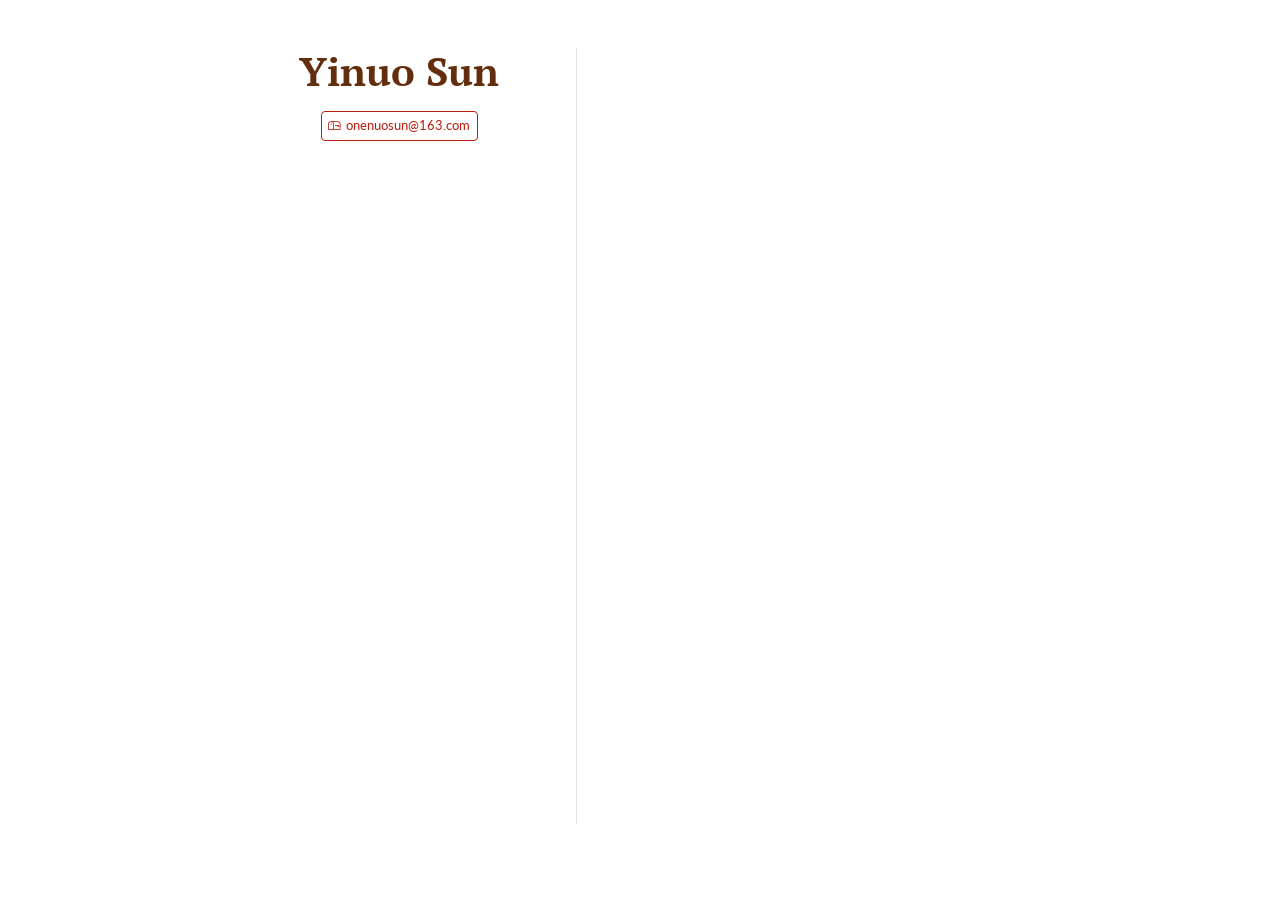
<file: docs/index.html>
<!DOCTYPE html>
<html xmlns="http://www.w3.org/1999/xhtml" lang="en" xml:lang="en"><head>

<meta charset="utf-8">
<meta name="generator" content="quarto-1.8.25">

<meta name="viewport" content="width=device-width, initial-scale=1.0, user-scalable=yes">


<title>Yinuo Sun</title>
<style>
code{white-space: pre-wrap;}
span.smallcaps{font-variant: small-caps;}
div.columns{display: flex; gap: min(4vw, 1.5em);}
div.column{flex: auto; overflow-x: auto;}
div.hanging-indent{margin-left: 1.5em; text-indent: -1.5em;}
ul.task-list{list-style: none;}
ul.task-list li input[type="checkbox"] {
  width: 0.8em;
  margin: 0 0.8em 0.2em -1em; /* quarto-specific, see https://github.com/quarto-dev/quarto-cli/issues/4556 */ 
  vertical-align: middle;
}
</style>


<script src="site_libs/quarto-nav/quarto-nav.js"></script>
<script src="site_libs/clipboard/clipboard.min.js"></script>
<script src="site_libs/quarto-search/autocomplete.umd.js"></script>
<script src="site_libs/quarto-search/fuse.min.js"></script>
<script src="site_libs/quarto-search/quarto-search.js"></script>
<meta name="quarto:offset" content="./">
<script src="site_libs/quarto-html/quarto.js" type="module"></script>
<script src="site_libs/quarto-html/tabsets/tabsets.js" type="module"></script>
<script src="site_libs/quarto-html/axe/axe-check.js" type="module"></script>
<script src="site_libs/quarto-html/popper.min.js"></script>
<script src="site_libs/quarto-html/tippy.umd.min.js"></script>
<link href="site_libs/quarto-html/tippy.css" rel="stylesheet">
<link href="site_libs/quarto-html/quarto-syntax-highlighting-919c7ec90743d9b1e9761dff04b41dfc.css" rel="stylesheet" id="quarto-text-highlighting-styles">
<script src="site_libs/bootstrap/bootstrap.min.js"></script>
<link href="site_libs/bootstrap/bootstrap-icons.css" rel="stylesheet">
<link href="site_libs/bootstrap/bootstrap-514b4b19e9d24a72632852b29f151577.min.css" rel="stylesheet" append-hash="true" id="quarto-bootstrap" data-mode="light">
<script id="quarto-search-options" type="application/json">{
  "location": "sidebar",
  "copy-button": false,
  "collapse-after": 3,
  "panel-placement": "start",
  "type": "textbox",
  "limit": 50,
  "keyboard-shortcut": [
    "f",
    "/",
    "s"
  ],
  "show-item-context": false,
  "language": {
    "search-no-results-text": "No results",
    "search-matching-documents-text": "matching documents",
    "search-copy-link-title": "Copy link to search",
    "search-hide-matches-text": "Hide additional matches",
    "search-more-match-text": "more match in this document",
    "search-more-matches-text": "more matches in this document",
    "search-clear-button-title": "Clear",
    "search-text-placeholder": "",
    "search-detached-cancel-button-title": "Cancel",
    "search-submit-button-title": "Submit",
    "search-label": "Search"
  }
}</script>


</head>

<body class="fullcontent quarto-light">

<div id="quarto-search-results"></div>
<!-- content -->
<div id="quarto-content" class="quarto-container page-columns page-rows-contents page-layout-article">
<!-- sidebar -->
<!-- margin-sidebar -->
    
<!-- main -->
<div class="quarto-about-trestles">
  <div class="about-entity">
<header id="title-block-header" class="quarto-title-block default">
<div class="quarto-title">
<h1 class="title">Yinuo Sun</h1>
</div>
<div class="quarto-title-meta">
  </div>
</header>
    <div class="about-links">
  <a href="/onenuosun@163.com" class="about-link" rel="" target="">
    <i class="bi bi-mailbox"></i>
     <span class="about-link-text">onenuosun@163.com</span>
  </a>
</div>
  </div>
  <div class="about-contents"><main class="content" id="quarto-document-content">


</main></div>
</div>
 <!-- /main -->
<script id="quarto-html-after-body" type="application/javascript">
  window.document.addEventListener("DOMContentLoaded", function (event) {
    const isCodeAnnotation = (el) => {
      for (const clz of el.classList) {
        if (clz.startsWith('code-annotation-')) {                     
          return true;
        }
      }
      return false;
    }
    const onCopySuccess = function(e) {
      // button target
      const button = e.trigger;
      // don't keep focus
      button.blur();
      // flash "checked"
      button.classList.add('code-copy-button-checked');
      var currentTitle = button.getAttribute("title");
      button.setAttribute("title", "Copied!");
      let tooltip;
      if (window.bootstrap) {
        button.setAttribute("data-bs-toggle", "tooltip");
        button.setAttribute("data-bs-placement", "left");
        button.setAttribute("data-bs-title", "Copied!");
        tooltip = new bootstrap.Tooltip(button, 
          { trigger: "manual", 
            customClass: "code-copy-button-tooltip",
            offset: [0, -8]});
        tooltip.show();    
      }
      setTimeout(function() {
        if (tooltip) {
          tooltip.hide();
          button.removeAttribute("data-bs-title");
          button.removeAttribute("data-bs-toggle");
          button.removeAttribute("data-bs-placement");
        }
        button.setAttribute("title", currentTitle);
        button.classList.remove('code-copy-button-checked');
      }, 1000);
      // clear code selection
      e.clearSelection();
    }
    const getTextToCopy = function(trigger) {
      const outerScaffold = trigger.parentElement.cloneNode(true);
      const codeEl = outerScaffold.querySelector('code');
      for (const childEl of codeEl.children) {
        if (isCodeAnnotation(childEl)) {
          childEl.remove();
        }
      }
      return codeEl.innerText;
    }
    const clipboard = new window.ClipboardJS('.code-copy-button:not([data-in-quarto-modal])', {
      text: getTextToCopy
    });
    clipboard.on('success', onCopySuccess);
    if (window.document.getElementById('quarto-embedded-source-code-modal')) {
      const clipboardModal = new window.ClipboardJS('.code-copy-button[data-in-quarto-modal]', {
        text: getTextToCopy,
        container: window.document.getElementById('quarto-embedded-source-code-modal')
      });
      clipboardModal.on('success', onCopySuccess);
    }
      var localhostRegex = new RegExp(/^(?:http|https):\/\/localhost\:?[0-9]*\//);
      var mailtoRegex = new RegExp(/^mailto:/);
        var filterRegex = new RegExp("https:\/\/sunyinuo\.github\.io");
      var isInternal = (href) => {
          return filterRegex.test(href) || localhostRegex.test(href) || mailtoRegex.test(href);
      }
      // Inspect non-navigation links and adorn them if external
     var links = window.document.querySelectorAll('a[href]:not(.nav-link):not(.navbar-brand):not(.toc-action):not(.sidebar-link):not(.sidebar-item-toggle):not(.pagination-link):not(.no-external):not([aria-hidden]):not(.dropdown-item):not(.quarto-navigation-tool):not(.about-link)');
      for (var i=0; i<links.length; i++) {
        const link = links[i];
        if (!isInternal(link.href)) {
          // undo the damage that might have been done by quarto-nav.js in the case of
          // links that we want to consider external
          if (link.dataset.originalHref !== undefined) {
            link.href = link.dataset.originalHref;
          }
        }
      }
    function tippyHover(el, contentFn, onTriggerFn, onUntriggerFn) {
      const config = {
        allowHTML: true,
        maxWidth: 500,
        delay: 100,
        arrow: false,
        appendTo: function(el) {
            return el.parentElement;
        },
        interactive: true,
        interactiveBorder: 10,
        theme: 'quarto',
        placement: 'bottom-start',
      };
      if (contentFn) {
        config.content = contentFn;
      }
      if (onTriggerFn) {
        config.onTrigger = onTriggerFn;
      }
      if (onUntriggerFn) {
        config.onUntrigger = onUntriggerFn;
      }
      window.tippy(el, config); 
    }
    const noterefs = window.document.querySelectorAll('a[role="doc-noteref"]');
    for (var i=0; i<noterefs.length; i++) {
      const ref = noterefs[i];
      tippyHover(ref, function() {
        // use id or data attribute instead here
        let href = ref.getAttribute('data-footnote-href') || ref.getAttribute('href');
        try { href = new URL(href).hash; } catch {}
        const id = href.replace(/^#\/?/, "");
        const note = window.document.getElementById(id);
        if (note) {
          return note.innerHTML;
        } else {
          return "";
        }
      });
    }
    const xrefs = window.document.querySelectorAll('a.quarto-xref');
    const processXRef = (id, note) => {
      // Strip column container classes
      const stripColumnClz = (el) => {
        el.classList.remove("page-full", "page-columns");
        if (el.children) {
          for (const child of el.children) {
            stripColumnClz(child);
          }
        }
      }
      stripColumnClz(note)
      if (id === null || id.startsWith('sec-')) {
        // Special case sections, only their first couple elements
        const container = document.createElement("div");
        if (note.children && note.children.length > 2) {
          container.appendChild(note.children[0].cloneNode(true));
          for (let i = 1; i < note.children.length; i++) {
            const child = note.children[i];
            if (child.tagName === "P" && child.innerText === "") {
              continue;
            } else {
              container.appendChild(child.cloneNode(true));
              break;
            }
          }
          if (window.Quarto?.typesetMath) {
            window.Quarto.typesetMath(container);
          }
          return container.innerHTML
        } else {
          if (window.Quarto?.typesetMath) {
            window.Quarto.typesetMath(note);
          }
          return note.innerHTML;
        }
      } else {
        // Remove any anchor links if they are present
        const anchorLink = note.querySelector('a.anchorjs-link');
        if (anchorLink) {
          anchorLink.remove();
        }
        if (window.Quarto?.typesetMath) {
          window.Quarto.typesetMath(note);
        }
        if (note.classList.contains("callout")) {
          return note.outerHTML;
        } else {
          return note.innerHTML;
        }
      }
    }
    for (var i=0; i<xrefs.length; i++) {
      const xref = xrefs[i];
      tippyHover(xref, undefined, function(instance) {
        instance.disable();
        let url = xref.getAttribute('href');
        let hash = undefined; 
        if (url.startsWith('#')) {
          hash = url;
        } else {
          try { hash = new URL(url).hash; } catch {}
        }
        if (hash) {
          const id = hash.replace(/^#\/?/, "");
          const note = window.document.getElementById(id);
          if (note !== null) {
            try {
              const html = processXRef(id, note.cloneNode(true));
              instance.setContent(html);
            } finally {
              instance.enable();
              instance.show();
            }
          } else {
            // See if we can fetch this
            fetch(url.split('#')[0])
            .then(res => res.text())
            .then(html => {
              const parser = new DOMParser();
              const htmlDoc = parser.parseFromString(html, "text/html");
              const note = htmlDoc.getElementById(id);
              if (note !== null) {
                const html = processXRef(id, note);
                instance.setContent(html);
              } 
            }).finally(() => {
              instance.enable();
              instance.show();
            });
          }
        } else {
          // See if we can fetch a full url (with no hash to target)
          // This is a special case and we should probably do some content thinning / targeting
          fetch(url)
          .then(res => res.text())
          .then(html => {
            const parser = new DOMParser();
            const htmlDoc = parser.parseFromString(html, "text/html");
            const note = htmlDoc.querySelector('main.content');
            if (note !== null) {
              // This should only happen for chapter cross references
              // (since there is no id in the URL)
              // remove the first header
              if (note.children.length > 0 && note.children[0].tagName === "HEADER") {
                note.children[0].remove();
              }
              const html = processXRef(null, note);
              instance.setContent(html);
            } 
          }).finally(() => {
            instance.enable();
            instance.show();
          });
        }
      }, function(instance) {
      });
    }
        let selectedAnnoteEl;
        const selectorForAnnotation = ( cell, annotation) => {
          let cellAttr = 'data-code-cell="' + cell + '"';
          let lineAttr = 'data-code-annotation="' +  annotation + '"';
          const selector = 'span[' + cellAttr + '][' + lineAttr + ']';
          return selector;
        }
        const selectCodeLines = (annoteEl) => {
          const doc = window.document;
          const targetCell = annoteEl.getAttribute("data-target-cell");
          const targetAnnotation = annoteEl.getAttribute("data-target-annotation");
          const annoteSpan = window.document.querySelector(selectorForAnnotation(targetCell, targetAnnotation));
          const lines = annoteSpan.getAttribute("data-code-lines").split(",");
          const lineIds = lines.map((line) => {
            return targetCell + "-" + line;
          })
          let top = null;
          let height = null;
          let parent = null;
          if (lineIds.length > 0) {
              //compute the position of the single el (top and bottom and make a div)
              const el = window.document.getElementById(lineIds[0]);
              top = el.offsetTop;
              height = el.offsetHeight;
              parent = el.parentElement.parentElement;
            if (lineIds.length > 1) {
              const lastEl = window.document.getElementById(lineIds[lineIds.length - 1]);
              const bottom = lastEl.offsetTop + lastEl.offsetHeight;
              height = bottom - top;
            }
            if (top !== null && height !== null && parent !== null) {
              // cook up a div (if necessary) and position it 
              let div = window.document.getElementById("code-annotation-line-highlight");
              if (div === null) {
                div = window.document.createElement("div");
                div.setAttribute("id", "code-annotation-line-highlight");
                div.style.position = 'absolute';
                parent.appendChild(div);
              }
              div.style.top = top - 2 + "px";
              div.style.height = height + 4 + "px";
              div.style.left = 0;
              let gutterDiv = window.document.getElementById("code-annotation-line-highlight-gutter");
              if (gutterDiv === null) {
                gutterDiv = window.document.createElement("div");
                gutterDiv.setAttribute("id", "code-annotation-line-highlight-gutter");
                gutterDiv.style.position = 'absolute';
                const codeCell = window.document.getElementById(targetCell);
                const gutter = codeCell.querySelector('.code-annotation-gutter');
                gutter.appendChild(gutterDiv);
              }
              gutterDiv.style.top = top - 2 + "px";
              gutterDiv.style.height = height + 4 + "px";
            }
            selectedAnnoteEl = annoteEl;
          }
        };
        const unselectCodeLines = () => {
          const elementsIds = ["code-annotation-line-highlight", "code-annotation-line-highlight-gutter"];
          elementsIds.forEach((elId) => {
            const div = window.document.getElementById(elId);
            if (div) {
              div.remove();
            }
          });
          selectedAnnoteEl = undefined;
        };
          // Handle positioning of the toggle
      window.addEventListener(
        "resize",
        throttle(() => {
          elRect = undefined;
          if (selectedAnnoteEl) {
            selectCodeLines(selectedAnnoteEl);
          }
        }, 10)
      );
      function throttle(fn, ms) {
      let throttle = false;
      let timer;
        return (...args) => {
          if(!throttle) { // first call gets through
              fn.apply(this, args);
              throttle = true;
          } else { // all the others get throttled
              if(timer) clearTimeout(timer); // cancel #2
              timer = setTimeout(() => {
                fn.apply(this, args);
                timer = throttle = false;
              }, ms);
          }
        };
      }
        // Attach click handler to the DT
        const annoteDls = window.document.querySelectorAll('dt[data-target-cell]');
        for (const annoteDlNode of annoteDls) {
          annoteDlNode.addEventListener('click', (event) => {
            const clickedEl = event.target;
            if (clickedEl !== selectedAnnoteEl) {
              unselectCodeLines();
              const activeEl = window.document.querySelector('dt[data-target-cell].code-annotation-active');
              if (activeEl) {
                activeEl.classList.remove('code-annotation-active');
              }
              selectCodeLines(clickedEl);
              clickedEl.classList.add('code-annotation-active');
            } else {
              // Unselect the line
              unselectCodeLines();
              clickedEl.classList.remove('code-annotation-active');
            }
          });
        }
    const findCites = (el) => {
      const parentEl = el.parentElement;
      if (parentEl) {
        const cites = parentEl.dataset.cites;
        if (cites) {
          return {
            el,
            cites: cites.split(' ')
          };
        } else {
          return findCites(el.parentElement)
        }
      } else {
        return undefined;
      }
    };
    var bibliorefs = window.document.querySelectorAll('a[role="doc-biblioref"]');
    for (var i=0; i<bibliorefs.length; i++) {
      const ref = bibliorefs[i];
      const citeInfo = findCites(ref);
      if (citeInfo) {
        tippyHover(citeInfo.el, function() {
          var popup = window.document.createElement('div');
          citeInfo.cites.forEach(function(cite) {
            var citeDiv = window.document.createElement('div');
            citeDiv.classList.add('hanging-indent');
            citeDiv.classList.add('csl-entry');
            var biblioDiv = window.document.getElementById('ref-' + cite);
            if (biblioDiv) {
              citeDiv.innerHTML = biblioDiv.innerHTML;
            }
            popup.appendChild(citeDiv);
          });
          return popup.innerHTML;
        });
      }
    }
  });
  </script>
</div> <!-- /content -->




</body></html>
</file>
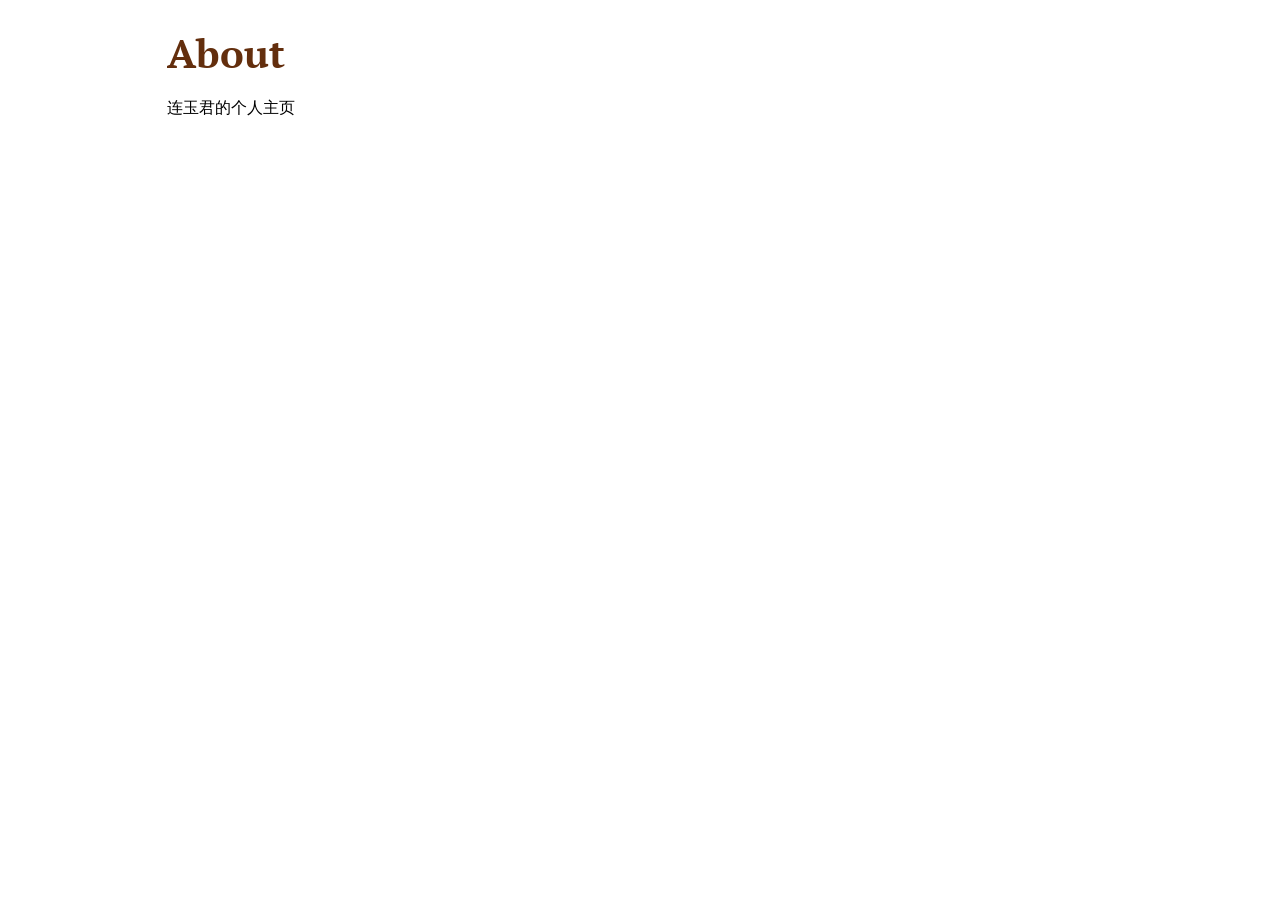
<file: docs/about.html>
<!DOCTYPE html>
<html xmlns="http://www.w3.org/1999/xhtml" lang="en" xml:lang="en"><head>

<meta charset="utf-8">
<meta name="generator" content="quarto-1.8.25">

<meta name="viewport" content="width=device-width, initial-scale=1.0, user-scalable=yes">


<title>About – Yinuo Sun</title>
<style>
code{white-space: pre-wrap;}
span.smallcaps{font-variant: small-caps;}
div.columns{display: flex; gap: min(4vw, 1.5em);}
div.column{flex: auto; overflow-x: auto;}
div.hanging-indent{margin-left: 1.5em; text-indent: -1.5em;}
ul.task-list{list-style: none;}
ul.task-list li input[type="checkbox"] {
  width: 0.8em;
  margin: 0 0.8em 0.2em -1em; /* quarto-specific, see https://github.com/quarto-dev/quarto-cli/issues/4556 */ 
  vertical-align: middle;
}
</style>


<script src="site_libs/quarto-nav/quarto-nav.js"></script>
<script src="site_libs/clipboard/clipboard.min.js"></script>
<script src="site_libs/quarto-search/autocomplete.umd.js"></script>
<script src="site_libs/quarto-search/fuse.min.js"></script>
<script src="site_libs/quarto-search/quarto-search.js"></script>
<meta name="quarto:offset" content="./">
<script src="site_libs/quarto-html/quarto.js" type="module"></script>
<script src="site_libs/quarto-html/tabsets/tabsets.js" type="module"></script>
<script src="site_libs/quarto-html/axe/axe-check.js" type="module"></script>
<script src="site_libs/quarto-html/popper.min.js"></script>
<script src="site_libs/quarto-html/tippy.umd.min.js"></script>
<script src="site_libs/quarto-html/anchor.min.js"></script>
<link href="site_libs/quarto-html/tippy.css" rel="stylesheet">
<link href="site_libs/quarto-html/quarto-syntax-highlighting-919c7ec90743d9b1e9761dff04b41dfc.css" rel="stylesheet" id="quarto-text-highlighting-styles">
<script src="site_libs/bootstrap/bootstrap.min.js"></script>
<link href="site_libs/bootstrap/bootstrap-icons.css" rel="stylesheet">
<link href="site_libs/bootstrap/bootstrap-514b4b19e9d24a72632852b29f151577.min.css" rel="stylesheet" append-hash="true" id="quarto-bootstrap" data-mode="light">
<script id="quarto-search-options" type="application/json">{
  "location": "sidebar",
  "copy-button": false,
  "collapse-after": 3,
  "panel-placement": "start",
  "type": "textbox",
  "limit": 50,
  "keyboard-shortcut": [
    "f",
    "/",
    "s"
  ],
  "show-item-context": false,
  "language": {
    "search-no-results-text": "No results",
    "search-matching-documents-text": "matching documents",
    "search-copy-link-title": "Copy link to search",
    "search-hide-matches-text": "Hide additional matches",
    "search-more-match-text": "more match in this document",
    "search-more-matches-text": "more matches in this document",
    "search-clear-button-title": "Clear",
    "search-text-placeholder": "",
    "search-detached-cancel-button-title": "Cancel",
    "search-submit-button-title": "Submit",
    "search-label": "Search"
  }
}</script>


</head>

<body class="quarto-light">

<div id="quarto-search-results"></div>
<!-- content -->
<div id="quarto-content" class="quarto-container page-columns page-rows-contents page-layout-article">
<!-- sidebar -->
<!-- margin-sidebar -->
    <div id="quarto-margin-sidebar" class="sidebar margin-sidebar zindex-bottom">
        
    </div>
<!-- main -->
<main class="content" id="quarto-document-content">

<header id="title-block-header" class="quarto-title-block default">
<div class="quarto-title">
<h1 class="title">About</h1>
</div>



<div class="quarto-title-meta">

    
  
    
  </div>
  


</header>


<p>连玉君的个人主页</p>



</main> <!-- /main -->
<script id="quarto-html-after-body" type="application/javascript">
  window.document.addEventListener("DOMContentLoaded", function (event) {
    const icon = "";
    const anchorJS = new window.AnchorJS();
    anchorJS.options = {
      placement: 'right',
      icon: icon
    };
    anchorJS.add('.anchored');
    const isCodeAnnotation = (el) => {
      for (const clz of el.classList) {
        if (clz.startsWith('code-annotation-')) {                     
          return true;
        }
      }
      return false;
    }
    const onCopySuccess = function(e) {
      // button target
      const button = e.trigger;
      // don't keep focus
      button.blur();
      // flash "checked"
      button.classList.add('code-copy-button-checked');
      var currentTitle = button.getAttribute("title");
      button.setAttribute("title", "Copied!");
      let tooltip;
      if (window.bootstrap) {
        button.setAttribute("data-bs-toggle", "tooltip");
        button.setAttribute("data-bs-placement", "left");
        button.setAttribute("data-bs-title", "Copied!");
        tooltip = new bootstrap.Tooltip(button, 
          { trigger: "manual", 
            customClass: "code-copy-button-tooltip",
            offset: [0, -8]});
        tooltip.show();    
      }
      setTimeout(function() {
        if (tooltip) {
          tooltip.hide();
          button.removeAttribute("data-bs-title");
          button.removeAttribute("data-bs-toggle");
          button.removeAttribute("data-bs-placement");
        }
        button.setAttribute("title", currentTitle);
        button.classList.remove('code-copy-button-checked');
      }, 1000);
      // clear code selection
      e.clearSelection();
    }
    const getTextToCopy = function(trigger) {
      const outerScaffold = trigger.parentElement.cloneNode(true);
      const codeEl = outerScaffold.querySelector('code');
      for (const childEl of codeEl.children) {
        if (isCodeAnnotation(childEl)) {
          childEl.remove();
        }
      }
      return codeEl.innerText;
    }
    const clipboard = new window.ClipboardJS('.code-copy-button:not([data-in-quarto-modal])', {
      text: getTextToCopy
    });
    clipboard.on('success', onCopySuccess);
    if (window.document.getElementById('quarto-embedded-source-code-modal')) {
      const clipboardModal = new window.ClipboardJS('.code-copy-button[data-in-quarto-modal]', {
        text: getTextToCopy,
        container: window.document.getElementById('quarto-embedded-source-code-modal')
      });
      clipboardModal.on('success', onCopySuccess);
    }
      var localhostRegex = new RegExp(/^(?:http|https):\/\/localhost\:?[0-9]*\//);
      var mailtoRegex = new RegExp(/^mailto:/);
        var filterRegex = new RegExp("https:\/\/sunyinuo\.github\.io");
      var isInternal = (href) => {
          return filterRegex.test(href) || localhostRegex.test(href) || mailtoRegex.test(href);
      }
      // Inspect non-navigation links and adorn them if external
     var links = window.document.querySelectorAll('a[href]:not(.nav-link):not(.navbar-brand):not(.toc-action):not(.sidebar-link):not(.sidebar-item-toggle):not(.pagination-link):not(.no-external):not([aria-hidden]):not(.dropdown-item):not(.quarto-navigation-tool):not(.about-link)');
      for (var i=0; i<links.length; i++) {
        const link = links[i];
        if (!isInternal(link.href)) {
          // undo the damage that might have been done by quarto-nav.js in the case of
          // links that we want to consider external
          if (link.dataset.originalHref !== undefined) {
            link.href = link.dataset.originalHref;
          }
        }
      }
    function tippyHover(el, contentFn, onTriggerFn, onUntriggerFn) {
      const config = {
        allowHTML: true,
        maxWidth: 500,
        delay: 100,
        arrow: false,
        appendTo: function(el) {
            return el.parentElement;
        },
        interactive: true,
        interactiveBorder: 10,
        theme: 'quarto',
        placement: 'bottom-start',
      };
      if (contentFn) {
        config.content = contentFn;
      }
      if (onTriggerFn) {
        config.onTrigger = onTriggerFn;
      }
      if (onUntriggerFn) {
        config.onUntrigger = onUntriggerFn;
      }
      window.tippy(el, config); 
    }
    const noterefs = window.document.querySelectorAll('a[role="doc-noteref"]');
    for (var i=0; i<noterefs.length; i++) {
      const ref = noterefs[i];
      tippyHover(ref, function() {
        // use id or data attribute instead here
        let href = ref.getAttribute('data-footnote-href') || ref.getAttribute('href');
        try { href = new URL(href).hash; } catch {}
        const id = href.replace(/^#\/?/, "");
        const note = window.document.getElementById(id);
        if (note) {
          return note.innerHTML;
        } else {
          return "";
        }
      });
    }
    const xrefs = window.document.querySelectorAll('a.quarto-xref');
    const processXRef = (id, note) => {
      // Strip column container classes
      const stripColumnClz = (el) => {
        el.classList.remove("page-full", "page-columns");
        if (el.children) {
          for (const child of el.children) {
            stripColumnClz(child);
          }
        }
      }
      stripColumnClz(note)
      if (id === null || id.startsWith('sec-')) {
        // Special case sections, only their first couple elements
        const container = document.createElement("div");
        if (note.children && note.children.length > 2) {
          container.appendChild(note.children[0].cloneNode(true));
          for (let i = 1; i < note.children.length; i++) {
            const child = note.children[i];
            if (child.tagName === "P" && child.innerText === "") {
              continue;
            } else {
              container.appendChild(child.cloneNode(true));
              break;
            }
          }
          if (window.Quarto?.typesetMath) {
            window.Quarto.typesetMath(container);
          }
          return container.innerHTML
        } else {
          if (window.Quarto?.typesetMath) {
            window.Quarto.typesetMath(note);
          }
          return note.innerHTML;
        }
      } else {
        // Remove any anchor links if they are present
        const anchorLink = note.querySelector('a.anchorjs-link');
        if (anchorLink) {
          anchorLink.remove();
        }
        if (window.Quarto?.typesetMath) {
          window.Quarto.typesetMath(note);
        }
        if (note.classList.contains("callout")) {
          return note.outerHTML;
        } else {
          return note.innerHTML;
        }
      }
    }
    for (var i=0; i<xrefs.length; i++) {
      const xref = xrefs[i];
      tippyHover(xref, undefined, function(instance) {
        instance.disable();
        let url = xref.getAttribute('href');
        let hash = undefined; 
        if (url.startsWith('#')) {
          hash = url;
        } else {
          try { hash = new URL(url).hash; } catch {}
        }
        if (hash) {
          const id = hash.replace(/^#\/?/, "");
          const note = window.document.getElementById(id);
          if (note !== null) {
            try {
              const html = processXRef(id, note.cloneNode(true));
              instance.setContent(html);
            } finally {
              instance.enable();
              instance.show();
            }
          } else {
            // See if we can fetch this
            fetch(url.split('#')[0])
            .then(res => res.text())
            .then(html => {
              const parser = new DOMParser();
              const htmlDoc = parser.parseFromString(html, "text/html");
              const note = htmlDoc.getElementById(id);
              if (note !== null) {
                const html = processXRef(id, note);
                instance.setContent(html);
              } 
            }).finally(() => {
              instance.enable();
              instance.show();
            });
          }
        } else {
          // See if we can fetch a full url (with no hash to target)
          // This is a special case and we should probably do some content thinning / targeting
          fetch(url)
          .then(res => res.text())
          .then(html => {
            const parser = new DOMParser();
            const htmlDoc = parser.parseFromString(html, "text/html");
            const note = htmlDoc.querySelector('main.content');
            if (note !== null) {
              // This should only happen for chapter cross references
              // (since there is no id in the URL)
              // remove the first header
              if (note.children.length > 0 && note.children[0].tagName === "HEADER") {
                note.children[0].remove();
              }
              const html = processXRef(null, note);
              instance.setContent(html);
            } 
          }).finally(() => {
            instance.enable();
            instance.show();
          });
        }
      }, function(instance) {
      });
    }
        let selectedAnnoteEl;
        const selectorForAnnotation = ( cell, annotation) => {
          let cellAttr = 'data-code-cell="' + cell + '"';
          let lineAttr = 'data-code-annotation="' +  annotation + '"';
          const selector = 'span[' + cellAttr + '][' + lineAttr + ']';
          return selector;
        }
        const selectCodeLines = (annoteEl) => {
          const doc = window.document;
          const targetCell = annoteEl.getAttribute("data-target-cell");
          const targetAnnotation = annoteEl.getAttribute("data-target-annotation");
          const annoteSpan = window.document.querySelector(selectorForAnnotation(targetCell, targetAnnotation));
          const lines = annoteSpan.getAttribute("data-code-lines").split(",");
          const lineIds = lines.map((line) => {
            return targetCell + "-" + line;
          })
          let top = null;
          let height = null;
          let parent = null;
          if (lineIds.length > 0) {
              //compute the position of the single el (top and bottom and make a div)
              const el = window.document.getElementById(lineIds[0]);
              top = el.offsetTop;
              height = el.offsetHeight;
              parent = el.parentElement.parentElement;
            if (lineIds.length > 1) {
              const lastEl = window.document.getElementById(lineIds[lineIds.length - 1]);
              const bottom = lastEl.offsetTop + lastEl.offsetHeight;
              height = bottom - top;
            }
            if (top !== null && height !== null && parent !== null) {
              // cook up a div (if necessary) and position it 
              let div = window.document.getElementById("code-annotation-line-highlight");
              if (div === null) {
                div = window.document.createElement("div");
                div.setAttribute("id", "code-annotation-line-highlight");
                div.style.position = 'absolute';
                parent.appendChild(div);
              }
              div.style.top = top - 2 + "px";
              div.style.height = height + 4 + "px";
              div.style.left = 0;
              let gutterDiv = window.document.getElementById("code-annotation-line-highlight-gutter");
              if (gutterDiv === null) {
                gutterDiv = window.document.createElement("div");
                gutterDiv.setAttribute("id", "code-annotation-line-highlight-gutter");
                gutterDiv.style.position = 'absolute';
                const codeCell = window.document.getElementById(targetCell);
                const gutter = codeCell.querySelector('.code-annotation-gutter');
                gutter.appendChild(gutterDiv);
              }
              gutterDiv.style.top = top - 2 + "px";
              gutterDiv.style.height = height + 4 + "px";
            }
            selectedAnnoteEl = annoteEl;
          }
        };
        const unselectCodeLines = () => {
          const elementsIds = ["code-annotation-line-highlight", "code-annotation-line-highlight-gutter"];
          elementsIds.forEach((elId) => {
            const div = window.document.getElementById(elId);
            if (div) {
              div.remove();
            }
          });
          selectedAnnoteEl = undefined;
        };
          // Handle positioning of the toggle
      window.addEventListener(
        "resize",
        throttle(() => {
          elRect = undefined;
          if (selectedAnnoteEl) {
            selectCodeLines(selectedAnnoteEl);
          }
        }, 10)
      );
      function throttle(fn, ms) {
      let throttle = false;
      let timer;
        return (...args) => {
          if(!throttle) { // first call gets through
              fn.apply(this, args);
              throttle = true;
          } else { // all the others get throttled
              if(timer) clearTimeout(timer); // cancel #2
              timer = setTimeout(() => {
                fn.apply(this, args);
                timer = throttle = false;
              }, ms);
          }
        };
      }
        // Attach click handler to the DT
        const annoteDls = window.document.querySelectorAll('dt[data-target-cell]');
        for (const annoteDlNode of annoteDls) {
          annoteDlNode.addEventListener('click', (event) => {
            const clickedEl = event.target;
            if (clickedEl !== selectedAnnoteEl) {
              unselectCodeLines();
              const activeEl = window.document.querySelector('dt[data-target-cell].code-annotation-active');
              if (activeEl) {
                activeEl.classList.remove('code-annotation-active');
              }
              selectCodeLines(clickedEl);
              clickedEl.classList.add('code-annotation-active');
            } else {
              // Unselect the line
              unselectCodeLines();
              clickedEl.classList.remove('code-annotation-active');
            }
          });
        }
    const findCites = (el) => {
      const parentEl = el.parentElement;
      if (parentEl) {
        const cites = parentEl.dataset.cites;
        if (cites) {
          return {
            el,
            cites: cites.split(' ')
          };
        } else {
          return findCites(el.parentElement)
        }
      } else {
        return undefined;
      }
    };
    var bibliorefs = window.document.querySelectorAll('a[role="doc-biblioref"]');
    for (var i=0; i<bibliorefs.length; i++) {
      const ref = bibliorefs[i];
      const citeInfo = findCites(ref);
      if (citeInfo) {
        tippyHover(citeInfo.el, function() {
          var popup = window.document.createElement('div');
          citeInfo.cites.forEach(function(cite) {
            var citeDiv = window.document.createElement('div');
            citeDiv.classList.add('hanging-indent');
            citeDiv.classList.add('csl-entry');
            var biblioDiv = window.document.getElementById('ref-' + cite);
            if (biblioDiv) {
              citeDiv.innerHTML = biblioDiv.innerHTML;
            }
            popup.appendChild(citeDiv);
          });
          return popup.innerHTML;
        });
      }
    }
  });
  </script>
</div> <!-- /content -->




</body></html>
</file>
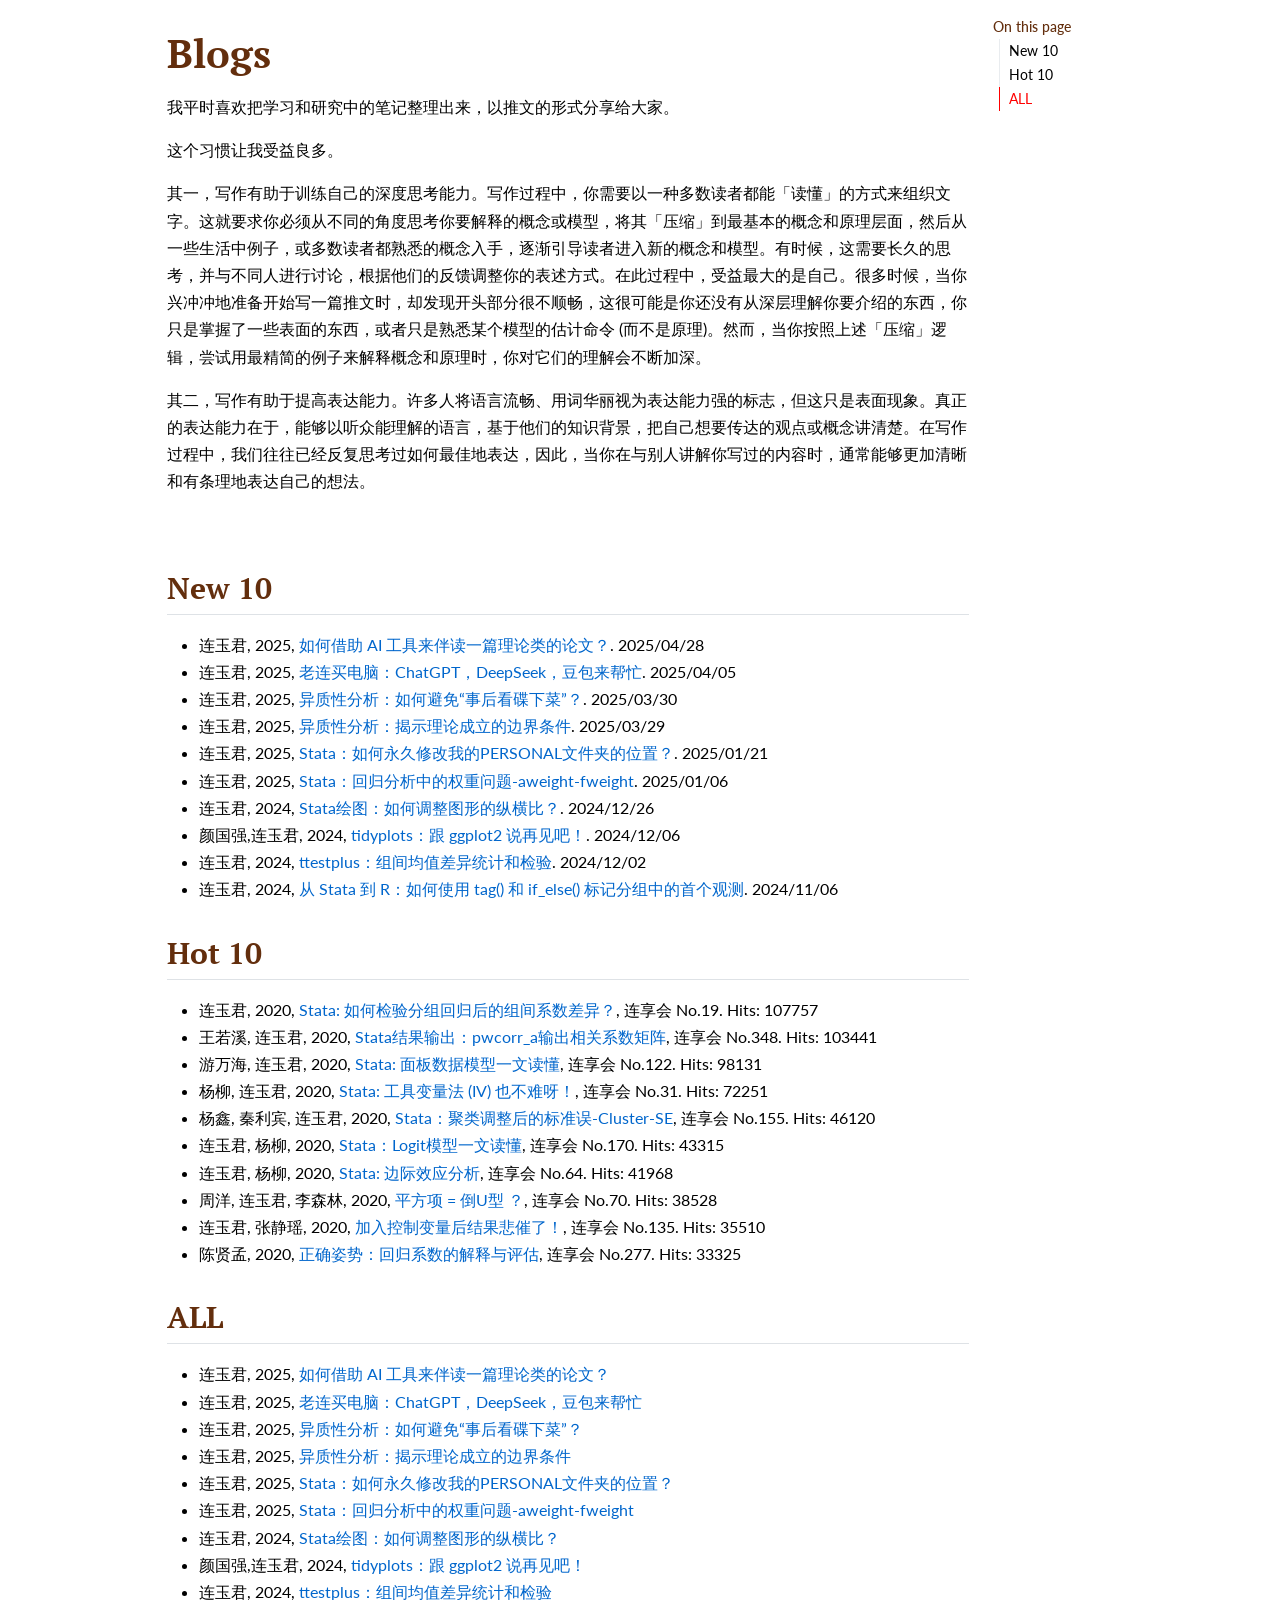
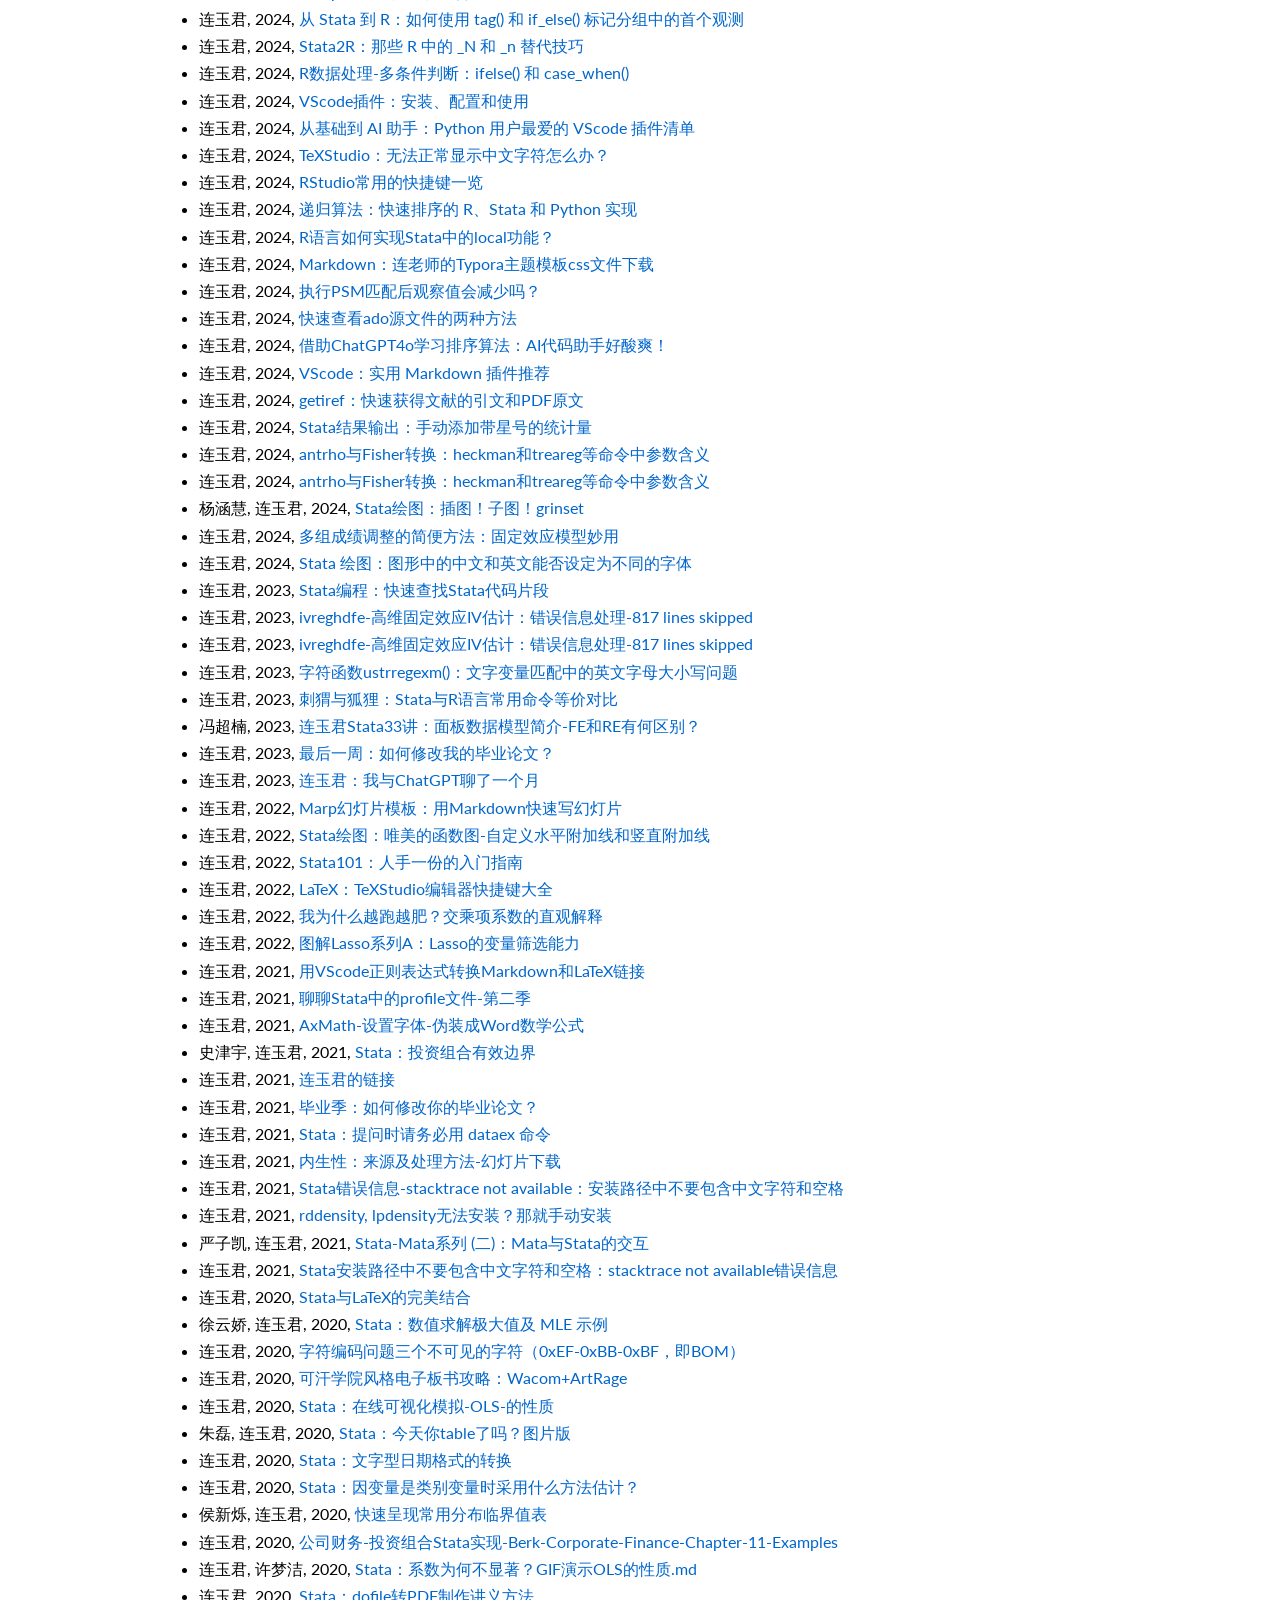
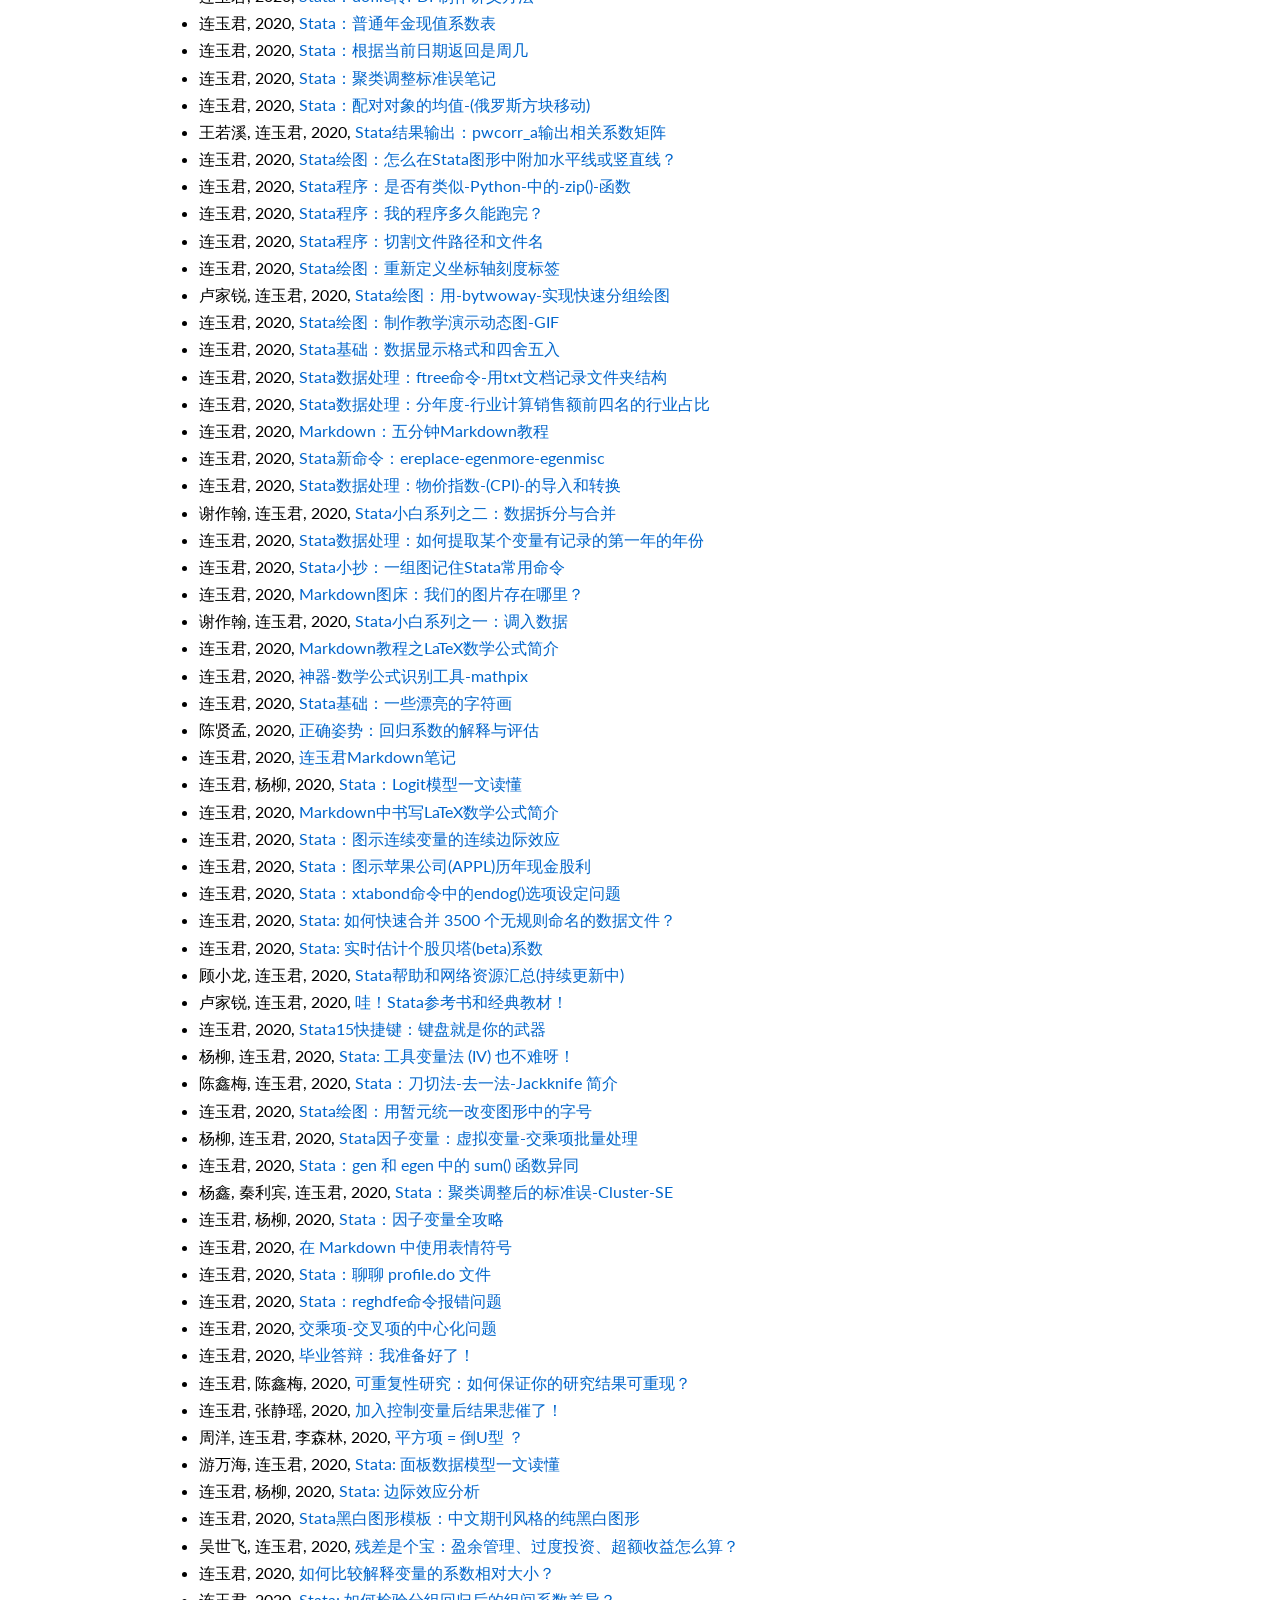
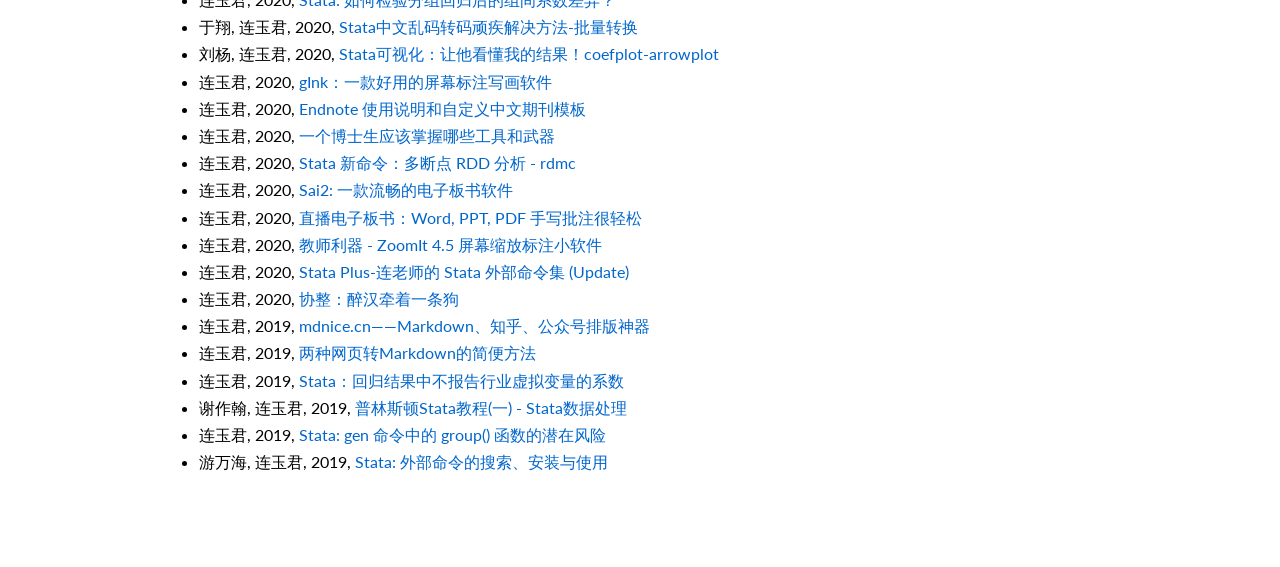
<file: docs/blog.html>
<!DOCTYPE html>
<html xmlns="http://www.w3.org/1999/xhtml" lang="en" xml:lang="en"><head>

<meta charset="utf-8">
<meta name="generator" content="quarto-1.8.25">

<meta name="viewport" content="width=device-width, initial-scale=1.0, user-scalable=yes">


<title>Blogs – Yinuo Sun</title>
<style>
code{white-space: pre-wrap;}
span.smallcaps{font-variant: small-caps;}
div.columns{display: flex; gap: min(4vw, 1.5em);}
div.column{flex: auto; overflow-x: auto;}
div.hanging-indent{margin-left: 1.5em; text-indent: -1.5em;}
ul.task-list{list-style: none;}
ul.task-list li input[type="checkbox"] {
  width: 0.8em;
  margin: 0 0.8em 0.2em -1em; /* quarto-specific, see https://github.com/quarto-dev/quarto-cli/issues/4556 */ 
  vertical-align: middle;
}
</style>


<script src="site_libs/quarto-nav/quarto-nav.js"></script>
<script src="site_libs/clipboard/clipboard.min.js"></script>
<script src="site_libs/quarto-search/autocomplete.umd.js"></script>
<script src="site_libs/quarto-search/fuse.min.js"></script>
<script src="site_libs/quarto-search/quarto-search.js"></script>
<meta name="quarto:offset" content="./">
<script src="site_libs/quarto-html/quarto.js" type="module"></script>
<script src="site_libs/quarto-html/tabsets/tabsets.js" type="module"></script>
<script src="site_libs/quarto-html/axe/axe-check.js" type="module"></script>
<script src="site_libs/quarto-html/popper.min.js"></script>
<script src="site_libs/quarto-html/tippy.umd.min.js"></script>
<script src="site_libs/quarto-html/anchor.min.js"></script>
<link href="site_libs/quarto-html/tippy.css" rel="stylesheet">
<link href="site_libs/quarto-html/quarto-syntax-highlighting-919c7ec90743d9b1e9761dff04b41dfc.css" rel="stylesheet" id="quarto-text-highlighting-styles">
<script src="site_libs/bootstrap/bootstrap.min.js"></script>
<link href="site_libs/bootstrap/bootstrap-icons.css" rel="stylesheet">
<link href="site_libs/bootstrap/bootstrap-514b4b19e9d24a72632852b29f151577.min.css" rel="stylesheet" append-hash="true" id="quarto-bootstrap" data-mode="light">
<script id="quarto-search-options" type="application/json">{
  "location": "sidebar",
  "copy-button": false,
  "collapse-after": 3,
  "panel-placement": "start",
  "type": "textbox",
  "limit": 50,
  "keyboard-shortcut": [
    "f",
    "/",
    "s"
  ],
  "show-item-context": false,
  "language": {
    "search-no-results-text": "No results",
    "search-matching-documents-text": "matching documents",
    "search-copy-link-title": "Copy link to search",
    "search-hide-matches-text": "Hide additional matches",
    "search-more-match-text": "more match in this document",
    "search-more-matches-text": "more matches in this document",
    "search-clear-button-title": "Clear",
    "search-text-placeholder": "",
    "search-detached-cancel-button-title": "Cancel",
    "search-submit-button-title": "Submit",
    "search-label": "Search"
  }
}</script>


</head>

<body class="quarto-light">

<div id="quarto-search-results"></div>
<!-- content -->
<div id="quarto-content" class="quarto-container page-columns page-rows-contents page-layout-article">
<!-- sidebar -->
<!-- margin-sidebar -->
    <div id="quarto-margin-sidebar" class="sidebar margin-sidebar">
        <nav id="TOC" role="doc-toc" class="toc-active">
    <h2 id="toc-title">On this page</h2>
   
  <ul>
  <li><a href="#new-10" id="toc-new-10" class="nav-link active" data-scroll-target="#new-10">New 10</a></li>
  <li><a href="#hot-10" id="toc-hot-10" class="nav-link" data-scroll-target="#hot-10">Hot 10</a></li>
  <li><a href="#all" id="toc-all" class="nav-link" data-scroll-target="#all">ALL</a></li>
  </ul>
</nav>
    </div>
<!-- main -->
<main class="content" id="quarto-document-content">

<header id="title-block-header" class="quarto-title-block default">
<div class="quarto-title">
<h1 class="title">Blogs</h1>
</div>



<div class="quarto-title-meta">

    
  
    
  </div>
  


</header>


<p>我平时喜欢把学习和研究中的笔记整理出来，以推文的形式分享给大家。</p>
<p>这个习惯让我受益良多。</p>
<p>其一，写作有助于训练自己的深度思考能力。写作过程中，你需要以一种多数读者都能「读懂」的方式来组织文字。这就要求你必须从不同的角度思考你要解释的概念或模型，将其「压缩」到最基本的概念和原理层面，然后从一些生活中例子，或多数读者都熟悉的概念入手，逐渐引导读者进入新的概念和模型。有时候，这需要长久的思考，并与不同人进行讨论，根据他们的反馈调整你的表述方式。在此过程中，受益最大的是自己。很多时候，当你兴冲冲地准备开始写一篇推文时，却发现开头部分很不顺畅，这很可能是你还没有从深层理解你要介绍的东西，你只是掌握了一些表面的东西，或者只是熟悉某个模型的估计命令 (而不是原理)。然而，当你按照上述「压缩」逻辑，尝试用最精简的例子来解释概念和原理时，你对它们的理解会不断加深。</p>
<p>其二，写作有助于提高表达能力。许多人将语言流畅、用词华丽视为表达能力强的标志，但这只是表面现象。真正的表达能力在于，能够以听众能理解的语言，基于他们的知识背景，把自己想要传达的观点或概念讲清楚。在写作过程中，我们往往已经反复思考过如何最佳地表达，因此，当你在与别人讲解你写过的内容时，通常能够更加清晰和有条理地表达自己的想法。</p>
<p> </p>
<section id="new-10" class="level2">
<h2 class="anchored" data-anchor-id="new-10">New 10</h2>
<ul>
<li>连玉君, 2025, <a href="https://www.lianxh.cn/details/1571.html">如何借助 AI 工具来伴读一篇理论类的论文？</a>. 2025/04/28</li>
<li>连玉君, 2025, <a href="https://www.lianxh.cn/details/1561.html">老连买电脑：ChatGPT，DeepSeek，豆包来帮忙</a>. 2025/04/05</li>
<li>连玉君, 2025, <a href="https://www.lianxh.cn/details/1556.html">异质性分析：如何避免“事后看碟下菜”？</a>. 2025/03/30</li>
<li>连玉君, 2025, <a href="https://www.lianxh.cn/details/1555.html">异质性分析：揭示理论成立的边界条件</a>. 2025/03/29</li>
<li>连玉君, 2025, <a href="https://www.lianxh.cn/details/1538.html">Stata：如何永久修改我的PERSONAL文件夹的位置？</a>. 2025/01/21</li>
<li>连玉君, 2025, <a href="https://www.lianxh.cn/details/1533.html">Stata：回归分析中的权重问题-aweight-fweight</a>. 2025/01/06</li>
<li>连玉君, 2024, <a href="https://www.lianxh.cn/details/1528.html">Stata绘图：如何调整图形的纵横比？</a>. 2024/12/26</li>
<li>颜国强,连玉君, 2024, <a href="https://www.lianxh.cn/details/1513.html">tidyplots：跟 ggplot2 说再见吧！</a>. 2024/12/06</li>
<li>连玉君, 2024, <a href="https://www.lianxh.cn/details/1508.html">ttestplus：组间均值差异统计和检验</a>. 2024/12/02</li>
<li>连玉君, 2024, <a href="https://www.lianxh.cn/details/1495.html">从 Stata 到 R：如何使用 tag() 和 if_else() 标记分组中的首个观测</a>. 2024/11/06</li>
</ul>
</section>
<section id="hot-10" class="level2">
<h2 class="anchored" data-anchor-id="hot-10">Hot 10</h2>
<ul>
<li>连玉君, 2020, <a href="https://www.lianxh.cn/details/19.html">Stata: 如何检验分组回归后的组间系数差异？</a>, 连享会 No.19. Hits: 107757</li>
<li>王若溪, 连玉君, 2020, <a href="https://www.lianxh.cn/details/348.html">Stata结果输出：pwcorr_a输出相关系数矩阵</a>, 连享会 No.348. Hits: 103441</li>
<li>游万海, 连玉君, 2020, <a href="https://www.lianxh.cn/details/122.html">Stata: 面板数据模型一文读懂</a>, 连享会 No.122. Hits: 98131</li>
<li>杨柳, 连玉君, 2020, <a href="https://www.lianxh.cn/details/31.html">Stata: 工具变量法 (IV) 也不难呀！</a>, 连享会 No.31. Hits: 72251</li>
<li>杨鑫, 秦利宾, 连玉君, 2020, <a href="https://www.lianxh.cn/details/155.html">Stata：聚类调整后的标准误-Cluster-SE</a>, 连享会 No.155. Hits: 46120</li>
<li>连玉君, 杨柳, 2020, <a href="https://www.lianxh.cn/details/170.html">Stata：Logit模型一文读懂</a>, 连享会 No.170. Hits: 43315</li>
<li>连玉君, 杨柳, 2020, <a href="https://www.lianxh.cn/details/64.html">Stata: 边际效应分析</a>, 连享会 No.64. Hits: 41968</li>
<li>周洋, 连玉君, 李森林, 2020, <a href="https://www.lianxh.cn/details/70.html">平方项 = 倒U型 ？</a>, 连享会 No.70. Hits: 38528</li>
<li>连玉君, 张静瑶, 2020, <a href="https://www.lianxh.cn/details/135.html">加入控制变量后结果悲催了！</a>, 连享会 No.135. Hits: 35510</li>
<li>陈贤孟, 2020, <a href="https://www.lianxh.cn/details/277.html">正确姿势：回归系数的解释与评估</a>, 连享会 No.277. Hits: 33325</li>
</ul>
</section>
<section id="all" class="level2">
<h2 class="anchored" data-anchor-id="all">ALL</h2>
<ul>
<li>连玉君, 2025, <a href="https://www.lianxh.cn/details/1571.html">如何借助 AI 工具来伴读一篇理论类的论文？</a></li>
<li>连玉君, 2025, <a href="https://www.lianxh.cn/details/1561.html">老连买电脑：ChatGPT，DeepSeek，豆包来帮忙</a></li>
<li>连玉君, 2025, <a href="https://www.lianxh.cn/details/1556.html">异质性分析：如何避免“事后看碟下菜”？</a></li>
<li>连玉君, 2025, <a href="https://www.lianxh.cn/details/1555.html">异质性分析：揭示理论成立的边界条件</a></li>
<li>连玉君, 2025, <a href="https://www.lianxh.cn/details/1538.html">Stata：如何永久修改我的PERSONAL文件夹的位置？</a></li>
<li>连玉君, 2025, <a href="https://www.lianxh.cn/details/1533.html">Stata：回归分析中的权重问题-aweight-fweight</a></li>
<li>连玉君, 2024, <a href="https://www.lianxh.cn/details/1528.html">Stata绘图：如何调整图形的纵横比？</a></li>
<li>颜国强,连玉君, 2024, <a href="https://www.lianxh.cn/details/1513.html">tidyplots：跟 ggplot2 说再见吧！</a></li>
<li>连玉君, 2024, <a href="https://www.lianxh.cn/details/1508.html">ttestplus：组间均值差异统计和检验</a></li>
<li>连玉君, 2024, <a href="https://www.lianxh.cn/details/1495.html">从 Stata 到 R：如何使用 tag() 和 if_else() 标记分组中的首个观测</a></li>
<li>连玉君, 2024, <a href="https://www.lianxh.cn/details/1494.html">Stata2R：那些 R 中的 _N 和 _n 替代技巧</a></li>
<li>连玉君, 2024, <a href="https://www.lianxh.cn/details/1493.html">R数据处理-多条件判断：ifelse() 和 case_when()</a></li>
<li>连玉君, 2024, <a href="https://www.lianxh.cn/details/1490.html">VScode插件：安装、配置和使用</a></li>
<li>连玉君, 2024, <a href="https://www.lianxh.cn/details/1489.html">从基础到 AI 助手：Python 用户最爱的 VScode 插件清单</a></li>
<li>连玉君, 2024, <a href="https://www.lianxh.cn/details/1488.html">TeXStudio：无法正常显示中文字符怎么办？</a></li>
<li>连玉君, 2024, <a href="https://www.lianxh.cn/details/1481.html">RStudio常用的快捷键一览</a></li>
<li>连玉君, 2024, <a href="https://www.lianxh.cn/details/1480.html">递归算法：快速排序的 R、Stata 和 Python 实现</a></li>
<li>连玉君, 2024, <a href="https://www.lianxh.cn/details/1478.html">R语言如何实现Stata中的local功能？</a></li>
<li>连玉君, 2024, <a href="https://www.lianxh.cn/details/1426.html">Markdown：连老师的Typora主题模板css文件下载</a></li>
<li>连玉君, 2024, <a href="https://www.lianxh.cn/details/1418.html">执行PSM匹配后观察值会减少吗？</a></li>
<li>连玉君, 2024, <a href="https://www.lianxh.cn/details/1396.html">快速查看ado源文件的两种方法</a></li>
<li>连玉君, 2024, <a href="https://www.lianxh.cn/details/1393.html">借助ChatGPT4o学习排序算法：AI代码助手好酸爽！</a></li>
<li>连玉君, 2024, <a href="https://www.lianxh.cn/details/1390.html">VScode：实用 Markdown 插件推荐</a></li>
<li>连玉君, 2024, <a href="https://www.lianxh.cn/details/1382.html">getiref：快速获得文献的引文和PDF原文</a></li>
<li>连玉君, 2024, <a href="https://www.lianxh.cn/details/1365.html">Stata结果输出：手动添加带星号的统计量</a></li>
<li>连玉君, 2024, <a href="https://www.lianxh.cn/details/1361.html">antrho与Fisher转换：heckman和treareg等命令中参数含义</a></li>
<li>连玉君, 2024, <a href="https://www.lianxh.cn/details/1358.html">antrho与Fisher转换：heckman和treareg等命令中参数含义</a></li>
<li>杨涵慧, 连玉君, 2024, <a href="https://www.lianxh.cn/details/1356.html">Stata绘图：插图！子图！grinset</a></li>
<li>连玉君, 2024, <a href="https://www.lianxh.cn/details/1343.html">多组成绩调整的简便方法：固定效应模型妙用</a></li>
<li>连玉君, 2024, <a href="https://www.lianxh.cn/details/1335.html">Stata 绘图：图形中的中文和英文能否设定为不同的字体</a></li>
<li>连玉君, 2023, <a href="https://www.lianxh.cn/details/1319.html">Stata编程：快速查找Stata代码片段</a></li>
<li>连玉君, 2023, <a href="https://www.lianxh.cn/details/1318.html">ivreghdfe-高维固定效应IV估计：错误信息处理-817 lines skipped</a></li>
<li>连玉君, 2023, <a href="https://www.lianxh.cn/details/1299.html">ivreghdfe-高维固定效应IV估计：错误信息处理-817 lines skipped</a></li>
<li>连玉君, 2023, <a href="https://www.lianxh.cn/details/1283.html">字符函数ustrregexm()：文字变量匹配中的英文字母大小写问题</a></li>
<li>连玉君, 2023, <a href="https://www.lianxh.cn/details/1270.html">刺猬与狐狸：Stata与R语言常用命令等价对比</a></li>
<li>冯超楠, 2023, <a href="https://www.lianxh.cn/details/1110.html">连玉君Stata33讲：面板数据模型简介-FE和RE有何区别？</a></li>
<li>连玉君, 2023, <a href="https://www.lianxh.cn/details/1181.html">最后一周：如何修改我的毕业论文？</a></li>
<li>连玉君, 2023, <a href="https://www.lianxh.cn/details/899.html">连玉君：我与ChatGPT聊了一个月</a></li>
<li>连玉君, 2022, <a href="https://www.lianxh.cn/details/1059.html">Marp幻灯片模板：用Markdown快速写幻灯片</a></li>
<li>连玉君, 2022, <a href="https://www.lianxh.cn/details/1064.html">Stata绘图：唯美的函数图-自定义水平附加线和竖直附加线</a></li>
<li>连玉君, 2022, <a href="https://www.lianxh.cn/details/1065.html">Stata101：人手一份的入门指南</a></li>
<li>连玉君, 2022, <a href="https://www.lianxh.cn/details/945.html">LaTeX：TeXStudio编辑器快捷键大全</a></li>
<li>连玉君, 2022, <a href="https://www.lianxh.cn/details/862.html">我为什么越跑越肥？交乘项系数的直观解释</a></li>
<li>连玉君, 2022, <a href="https://www.lianxh.cn/details/849.html">图解Lasso系列A：Lasso的变量筛选能力</a></li>
<li>连玉君, 2021, <a href="https://www.lianxh.cn/details/839.html">用VScode正则表达式转换Markdown和LaTeX链接</a></li>
<li>连玉君, 2021, <a href="https://www.lianxh.cn/details/672.html">聊聊Stata中的profile文件-第二季</a></li>
<li>连玉君, 2021, <a href="https://www.lianxh.cn/details/668.html">AxMath-设置字体-伪装成Word数学公式</a></li>
<li>史津宇, 连玉君, 2021, <a href="https://www.lianxh.cn/details/595.html">Stata：投资组合有效边界</a></li>
<li>连玉君, 2021, <a href="https://www.lianxh.cn/details/79.html">连玉君的链接</a></li>
<li>连玉君, 2021, <a href="https://www.lianxh.cn/details/28.html">毕业季：如何修改你的毕业论文？</a></li>
<li>连玉君, 2021, <a href="https://www.lianxh.cn/details/82.html">Stata：提问时请务必用 dataex 命令</a></li>
<li>连玉君, 2021, <a href="https://www.lianxh.cn/details/538.html">内生性：来源及处理方法-幻灯片下载</a></li>
<li>连玉君, 2021, <a href="https://www.lianxh.cn/details/539.html">Stata错误信息-stacktrace not available：安装路径中不要包含中文字符和空格</a></li>
<li>连玉君, 2021, <a href="https://www.lianxh.cn/details/518.html">rddensity, lpdensity无法安装？那就手动安装</a></li>
<li>严子凯, 连玉君, 2021, <a href="https://www.lianxh.cn/details/515.html">Stata-Mata系列 (二)：Mata与Stata的交互</a></li>
<li>连玉君, 2021, <a href="https://www.lianxh.cn/details/511.html">Stata安装路径中不要包含中文字符和空格：stacktrace not available错误信息</a></li>
<li>连玉君, 2020, <a href="https://www.lianxh.cn/details/485.html">Stata与LaTeX的完美结合</a></li>
<li>徐云娇, 连玉君, 2020, <a href="https://www.lianxh.cn/details/468.html">Stata：数值求解极大值及 MLE 示例</a></li>
<li>连玉君, 2020, <a href="https://www.lianxh.cn/details/423.html">字符编码问题三个不可见的字符（0xEF-0xBB-0xBF，即BOM）</a></li>
<li>连玉君, 2020, <a href="https://www.lianxh.cn/details/416.html">可汗学院风格电子板书攻略：Wacom+ArtRage</a></li>
<li>连玉君, 2020, <a href="https://www.lianxh.cn/details/384.html">Stata：在线可视化模拟-OLS-的性质</a></li>
<li>朱磊, 连玉君, 2020, <a href="https://www.lianxh.cn/details/386.html">Stata：今天你table了吗？图片版</a></li>
<li>连玉君, 2020, <a href="https://www.lianxh.cn/details/390.html">Stata：文字型日期格式的转换</a></li>
<li>连玉君, 2020, <a href="https://www.lianxh.cn/details/382.html">Stata：因变量是类别变量时采用什么方法估计？</a></li>
<li>侯新烁, 连玉君, 2020, <a href="https://www.lianxh.cn/details/362.html">快速呈现常用分布临界值表</a></li>
<li>连玉君, 2020, <a href="https://www.lianxh.cn/details/413.html">公司财务-投资组合Stata实现-Berk-Corporate-Finance-Chapter-11-Examples</a></li>
<li>连玉君, 许梦洁, 2020, <a href="https://www.lianxh.cn/details/402.html">Stata：系数为何不显著？GIF演示OLS的性质.md</a></li>
<li>连玉君, 2020, <a href="https://www.lianxh.cn/details/367.html">Stata：dofile转PDF制作讲义方法</a></li>
<li>连玉君, 2020, <a href="https://www.lianxh.cn/details/392.html">Stata：普通年金现值系数表</a></li>
<li>连玉君, 2020, <a href="https://www.lianxh.cn/details/397.html">Stata：根据当前日期返回是周几</a></li>
<li>连玉君, 2020, <a href="https://www.lianxh.cn/details/404.html">Stata：聚类调整标准误笔记</a></li>
<li>连玉君, 2020, <a href="https://www.lianxh.cn/details/407.html">Stata：配对对象的均值-(俄罗斯方块移动)</a></li>
<li>王若溪, 连玉君, 2020, <a href="https://www.lianxh.cn/details/348.html">Stata结果输出：pwcorr_a输出相关系数矩阵</a></li>
<li>连玉君, 2020, <a href="https://www.lianxh.cn/details/356.html">Stata绘图：怎么在Stata图形中附加水平线或竖直线？</a></li>
<li>连玉君, 2020, <a href="https://www.lianxh.cn/details/347.html">Stata程序：是否有类似-Python-中的-zip()-函数</a></li>
<li>连玉君, 2020, <a href="https://www.lianxh.cn/details/346.html">Stata程序：我的程序多久能跑完？</a></li>
<li>连玉君, 2020, <a href="https://www.lianxh.cn/details/344.html">Stata程序：切割文件路径和文件名</a></li>
<li>连玉君, 2020, <a href="https://www.lianxh.cn/details/360.html">Stata绘图：重新定义坐标轴刻度标签</a></li>
<li>卢家锐, 连玉君, 2020, <a href="https://www.lianxh.cn/details/357.html">Stata绘图：用-bytwoway-实现快速分组绘图</a></li>
<li>连玉君, 2020, <a href="https://www.lianxh.cn/details/351.html">Stata绘图：制作教学演示动态图-GIF</a></li>
<li>连玉君, 2020, <a href="https://www.lianxh.cn/details/309.html">Stata基础：数据显示格式和四舍五入</a></li>
<li>连玉君, 2020, <a href="https://www.lianxh.cn/details/314.html">Stata数据处理：ftree命令-用txt文档记录文件夹结构</a></li>
<li>连玉君, 2020, <a href="https://www.lianxh.cn/details/317.html">Stata数据处理：分年度-行业计算销售额前四名的行业占比</a></li>
<li>连玉君, 2020, <a href="https://www.lianxh.cn/details/300.html">Markdown：五分钟Markdown教程</a></li>
<li>连玉君, 2020, <a href="https://www.lianxh.cn/details/335.html">Stata新命令：ereplace-egenmore-egenmisc</a></li>
<li>连玉君, 2020, <a href="https://www.lianxh.cn/details/323.html">Stata数据处理：物价指数-(CPI)-的导入和转换</a></li>
<li>谢作翰, 连玉君, 2020, <a href="https://www.lianxh.cn/details/312.html">Stata小白系列之二：数据拆分与合并</a></li>
<li>连玉君, 2020, <a href="https://www.lianxh.cn/details/318.html">Stata数据处理：如何提取某个变量有记录的第一年的年份</a></li>
<li>连玉君, 2020, <a href="https://www.lianxh.cn/details/310.html">Stata小抄：一组图记住Stata常用命令</a></li>
<li>连玉君, 2020, <a href="https://www.lianxh.cn/details/296.html">Markdown图床：我们的图片存在哪里？</a></li>
<li>谢作翰, 连玉君, 2020, <a href="https://www.lianxh.cn/details/311.html">Stata小白系列之一：调入数据</a></li>
<li>连玉君, 2020, <a href="https://www.lianxh.cn/details/298.html">Markdown教程之LaTeX数学公式简介</a></li>
<li>连玉君, 2020, <a href="https://www.lianxh.cn/details/284.html">神器-数学公式识别工具-mathpix</a></li>
<li>连玉君, 2020, <a href="https://www.lianxh.cn/details/288.html">Stata基础：一些漂亮的字符画</a></li>
<li>陈贤孟, 2020, <a href="https://www.lianxh.cn/details/277.html">正确姿势：回归系数的解释与评估</a></li>
<li>连玉君, 2020, <a href="https://www.lianxh.cn/details/286.html">连玉君Markdown笔记</a></li>
<li>连玉君, 杨柳, 2020, <a href="https://www.lianxh.cn/details/170.html">Stata：Logit模型一文读懂</a></li>
<li>连玉君, 2020, <a href="https://www.lianxh.cn/details/250.html">Markdown中书写LaTeX数学公式简介</a></li>
<li>连玉君, 2020, <a href="https://www.lianxh.cn/details/189.html">Stata：图示连续变量的连续边际效应</a></li>
<li>连玉君, 2020, <a href="https://www.lianxh.cn/details/209.html">Stata：图示苹果公司(APPL)历年现金股利</a></li>
<li>连玉君, 2020, <a href="https://www.lianxh.cn/details/218.html">Stata：xtabond命令中的endog()选项设定问题</a></li>
<li>连玉君, 2020, <a href="https://www.lianxh.cn/details/227.html">Stata: 如何快速合并 3500 个无规则命名的数据文件？</a></li>
<li>连玉君, 2020, <a href="https://www.lianxh.cn/details/215.html">Stata: 实时估计个股贝塔(beta)系数</a></li>
<li>顾小龙, 连玉君, 2020, <a href="https://www.lianxh.cn/details/187.html">Stata帮助和网络资源汇总(持续更新中)</a></li>
<li>卢家锐, 连玉君, 2020, <a href="https://www.lianxh.cn/details/188.html">哇！Stata参考书和经典教材！</a></li>
<li>连玉君, 2020, <a href="https://www.lianxh.cn/details/214.html">Stata15快捷键：键盘就是你的武器</a></li>
<li>杨柳, 连玉君, 2020, <a href="https://www.lianxh.cn/details/31.html">Stata: 工具变量法 (IV) 也不难呀！</a></li>
<li>陈鑫梅, 连玉君, 2020, <a href="https://www.lianxh.cn/details/275.html">Stata：刀切法-去一法-Jackknife 简介</a></li>
<li>连玉君, 2020, <a href="https://www.lianxh.cn/details/274.html">Stata绘图：用暂元统一改变图形中的字号</a></li>
<li>杨柳, 连玉君, 2020, <a href="https://www.lianxh.cn/details/180.html">Stata因子变量：虚拟变量-交乘项批量处理</a></li>
<li>连玉君, 2020, <a href="https://www.lianxh.cn/details/174.html">Stata：gen 和 egen 中的 sum() 函数异同</a></li>
<li>杨鑫, 秦利宾, 连玉君, 2020, <a href="https://www.lianxh.cn/details/155.html">Stata：聚类调整后的标准误-Cluster-SE</a></li>
<li>连玉君, 杨柳, 2020, <a href="https://www.lianxh.cn/details/160.html">Stata：因子变量全攻略</a></li>
<li>连玉君, 2020, <a href="https://www.lianxh.cn/details/172.html">在 Markdown 中使用表情符号</a></li>
<li>连玉君, 2020, <a href="https://www.lianxh.cn/details/77.html">Stata：聊聊 profile.do 文件</a></li>
<li>连玉君, 2020, <a href="https://www.lianxh.cn/details/157.html">Stata：reghdfe命令报错问题</a></li>
<li>连玉君, 2020, <a href="https://www.lianxh.cn/details/137.html">交乘项-交叉项的中心化问题</a></li>
<li>连玉君, 2020, <a href="https://www.lianxh.cn/details/125.html">毕业答辩：我准备好了！</a></li>
<li>连玉君, 陈鑫梅, 2020, <a href="https://www.lianxh.cn/details/124.html">可重复性研究：如何保证你的研究结果可重现？</a></li>
<li>连玉君, 张静瑶, 2020, <a href="https://www.lianxh.cn/details/135.html">加入控制变量后结果悲催了！</a></li>
<li>周洋, 连玉君, 李森林, 2020, <a href="https://www.lianxh.cn/details/70.html">平方项 = 倒U型 ？</a></li>
<li>游万海, 连玉君, 2020, <a href="https://www.lianxh.cn/details/122.html">Stata: 面板数据模型一文读懂</a></li>
<li>连玉君, 杨柳, 2020, <a href="https://www.lianxh.cn/details/64.html">Stata: 边际效应分析</a></li>
<li>连玉君, 2020, <a href="https://www.lianxh.cn/details/61.html">Stata黑白图形模板：中文期刊风格的纯黑白图形</a></li>
<li>吴世飞, 连玉君, 2020, <a href="https://www.lianxh.cn/details/103.html">残差是个宝：盈余管理、过度投资、超额收益怎么算？</a></li>
<li>连玉君, 2020, <a href="https://www.lianxh.cn/details/86.html">如何比较解释变量的系数相对大小？</a></li>
<li>连玉君, 2020, <a href="https://www.lianxh.cn/details/19.html">Stata: 如何检验分组回归后的组间系数差异？</a></li>
<li>于翔, 连玉君, 2020, <a href="https://www.lianxh.cn/details/55.html">Stata中文乱码转码顽疾解决方法-批量转换</a></li>
<li>刘杨, 连玉君, 2020, <a href="https://www.lianxh.cn/details/45.html">Stata可视化：让他看懂我的结果！coefplot-arrowplot</a></li>
<li>连玉君, 2020, <a href="https://www.lianxh.cn/details/27.html">gInk：一款好用的屏幕标注写画软件</a></li>
<li>连玉君, 2020, <a href="https://www.lianxh.cn/details/29.html">Endnote 使用说明和自定义中文期刊模板</a></li>
<li>连玉君, 2020, <a href="https://www.lianxh.cn/details/30.html">一个博士生应该掌握哪些工具和武器</a></li>
<li>连玉君, 2020, <a href="https://www.lianxh.cn/details/26.html">Stata 新命令：多断点 RDD 分析 - rdmc</a></li>
<li>连玉君, 2020, <a href="https://www.lianxh.cn/details/21.html">Sai2: 一款流畅的电子板书软件</a></li>
<li>连玉君, 2020, <a href="https://www.lianxh.cn/details/16.html">直播电子板书：Word, PPT, PDF 手写批注很轻松</a></li>
<li>连玉君, 2020, <a href="https://www.lianxh.cn/details/14.html">教师利器 - ZoomIt 4.5 屏幕缩放标注小软件</a></li>
<li>连玉君, 2020, <a href="https://www.lianxh.cn/details/15.html">Stata Plus-连老师的 Stata 外部命令集 (Update)</a></li>
<li>连玉君, 2020, <a href="https://www.lianxh.cn/details/98.html">协整：醉汉牵着一条狗</a></li>
<li>连玉君, 2019, <a href="https://www.lianxh.cn/details/83.html">mdnice.cn——Markdown、知乎、公众号排版神器</a></li>
<li>连玉君, 2019, <a href="https://www.lianxh.cn/details/32.html">两种网页转Markdown的简便方法</a></li>
<li>连玉君, 2019, <a href="https://www.lianxh.cn/details/5.html">Stata：回归结果中不报告行业虚拟变量的系数</a></li>
<li>谢作翰, 连玉君, 2019, <a href="https://www.lianxh.cn/details/152.html">普林斯顿Stata教程(一) - Stata数据处理</a></li>
<li>连玉君, 2019, <a href="https://www.lianxh.cn/details/100.html">Stata: gen 命令中的 group() 函数的潜在风险</a></li>
<li>游万海, 连玉君, 2019, <a href="https://www.lianxh.cn/details/1.html">Stata: 外部命令的搜索、安装与使用</a></li>
</ul>


</section>

</main> <!-- /main -->
<script id="quarto-html-after-body" type="application/javascript">
  window.document.addEventListener("DOMContentLoaded", function (event) {
    const icon = "";
    const anchorJS = new window.AnchorJS();
    anchorJS.options = {
      placement: 'right',
      icon: icon
    };
    anchorJS.add('.anchored');
    const isCodeAnnotation = (el) => {
      for (const clz of el.classList) {
        if (clz.startsWith('code-annotation-')) {                     
          return true;
        }
      }
      return false;
    }
    const onCopySuccess = function(e) {
      // button target
      const button = e.trigger;
      // don't keep focus
      button.blur();
      // flash "checked"
      button.classList.add('code-copy-button-checked');
      var currentTitle = button.getAttribute("title");
      button.setAttribute("title", "Copied!");
      let tooltip;
      if (window.bootstrap) {
        button.setAttribute("data-bs-toggle", "tooltip");
        button.setAttribute("data-bs-placement", "left");
        button.setAttribute("data-bs-title", "Copied!");
        tooltip = new bootstrap.Tooltip(button, 
          { trigger: "manual", 
            customClass: "code-copy-button-tooltip",
            offset: [0, -8]});
        tooltip.show();    
      }
      setTimeout(function() {
        if (tooltip) {
          tooltip.hide();
          button.removeAttribute("data-bs-title");
          button.removeAttribute("data-bs-toggle");
          button.removeAttribute("data-bs-placement");
        }
        button.setAttribute("title", currentTitle);
        button.classList.remove('code-copy-button-checked');
      }, 1000);
      // clear code selection
      e.clearSelection();
    }
    const getTextToCopy = function(trigger) {
      const outerScaffold = trigger.parentElement.cloneNode(true);
      const codeEl = outerScaffold.querySelector('code');
      for (const childEl of codeEl.children) {
        if (isCodeAnnotation(childEl)) {
          childEl.remove();
        }
      }
      return codeEl.innerText;
    }
    const clipboard = new window.ClipboardJS('.code-copy-button:not([data-in-quarto-modal])', {
      text: getTextToCopy
    });
    clipboard.on('success', onCopySuccess);
    if (window.document.getElementById('quarto-embedded-source-code-modal')) {
      const clipboardModal = new window.ClipboardJS('.code-copy-button[data-in-quarto-modal]', {
        text: getTextToCopy,
        container: window.document.getElementById('quarto-embedded-source-code-modal')
      });
      clipboardModal.on('success', onCopySuccess);
    }
      var localhostRegex = new RegExp(/^(?:http|https):\/\/localhost\:?[0-9]*\//);
      var mailtoRegex = new RegExp(/^mailto:/);
        var filterRegex = new RegExp("https:\/\/sunyinuo\.github\.io");
      var isInternal = (href) => {
          return filterRegex.test(href) || localhostRegex.test(href) || mailtoRegex.test(href);
      }
      // Inspect non-navigation links and adorn them if external
     var links = window.document.querySelectorAll('a[href]:not(.nav-link):not(.navbar-brand):not(.toc-action):not(.sidebar-link):not(.sidebar-item-toggle):not(.pagination-link):not(.no-external):not([aria-hidden]):not(.dropdown-item):not(.quarto-navigation-tool):not(.about-link)');
      for (var i=0; i<links.length; i++) {
        const link = links[i];
        if (!isInternal(link.href)) {
          // undo the damage that might have been done by quarto-nav.js in the case of
          // links that we want to consider external
          if (link.dataset.originalHref !== undefined) {
            link.href = link.dataset.originalHref;
          }
        }
      }
    function tippyHover(el, contentFn, onTriggerFn, onUntriggerFn) {
      const config = {
        allowHTML: true,
        maxWidth: 500,
        delay: 100,
        arrow: false,
        appendTo: function(el) {
            return el.parentElement;
        },
        interactive: true,
        interactiveBorder: 10,
        theme: 'quarto',
        placement: 'bottom-start',
      };
      if (contentFn) {
        config.content = contentFn;
      }
      if (onTriggerFn) {
        config.onTrigger = onTriggerFn;
      }
      if (onUntriggerFn) {
        config.onUntrigger = onUntriggerFn;
      }
      window.tippy(el, config); 
    }
    const noterefs = window.document.querySelectorAll('a[role="doc-noteref"]');
    for (var i=0; i<noterefs.length; i++) {
      const ref = noterefs[i];
      tippyHover(ref, function() {
        // use id or data attribute instead here
        let href = ref.getAttribute('data-footnote-href') || ref.getAttribute('href');
        try { href = new URL(href).hash; } catch {}
        const id = href.replace(/^#\/?/, "");
        const note = window.document.getElementById(id);
        if (note) {
          return note.innerHTML;
        } else {
          return "";
        }
      });
    }
    const xrefs = window.document.querySelectorAll('a.quarto-xref');
    const processXRef = (id, note) => {
      // Strip column container classes
      const stripColumnClz = (el) => {
        el.classList.remove("page-full", "page-columns");
        if (el.children) {
          for (const child of el.children) {
            stripColumnClz(child);
          }
        }
      }
      stripColumnClz(note)
      if (id === null || id.startsWith('sec-')) {
        // Special case sections, only their first couple elements
        const container = document.createElement("div");
        if (note.children && note.children.length > 2) {
          container.appendChild(note.children[0].cloneNode(true));
          for (let i = 1; i < note.children.length; i++) {
            const child = note.children[i];
            if (child.tagName === "P" && child.innerText === "") {
              continue;
            } else {
              container.appendChild(child.cloneNode(true));
              break;
            }
          }
          if (window.Quarto?.typesetMath) {
            window.Quarto.typesetMath(container);
          }
          return container.innerHTML
        } else {
          if (window.Quarto?.typesetMath) {
            window.Quarto.typesetMath(note);
          }
          return note.innerHTML;
        }
      } else {
        // Remove any anchor links if they are present
        const anchorLink = note.querySelector('a.anchorjs-link');
        if (anchorLink) {
          anchorLink.remove();
        }
        if (window.Quarto?.typesetMath) {
          window.Quarto.typesetMath(note);
        }
        if (note.classList.contains("callout")) {
          return note.outerHTML;
        } else {
          return note.innerHTML;
        }
      }
    }
    for (var i=0; i<xrefs.length; i++) {
      const xref = xrefs[i];
      tippyHover(xref, undefined, function(instance) {
        instance.disable();
        let url = xref.getAttribute('href');
        let hash = undefined; 
        if (url.startsWith('#')) {
          hash = url;
        } else {
          try { hash = new URL(url).hash; } catch {}
        }
        if (hash) {
          const id = hash.replace(/^#\/?/, "");
          const note = window.document.getElementById(id);
          if (note !== null) {
            try {
              const html = processXRef(id, note.cloneNode(true));
              instance.setContent(html);
            } finally {
              instance.enable();
              instance.show();
            }
          } else {
            // See if we can fetch this
            fetch(url.split('#')[0])
            .then(res => res.text())
            .then(html => {
              const parser = new DOMParser();
              const htmlDoc = parser.parseFromString(html, "text/html");
              const note = htmlDoc.getElementById(id);
              if (note !== null) {
                const html = processXRef(id, note);
                instance.setContent(html);
              } 
            }).finally(() => {
              instance.enable();
              instance.show();
            });
          }
        } else {
          // See if we can fetch a full url (with no hash to target)
          // This is a special case and we should probably do some content thinning / targeting
          fetch(url)
          .then(res => res.text())
          .then(html => {
            const parser = new DOMParser();
            const htmlDoc = parser.parseFromString(html, "text/html");
            const note = htmlDoc.querySelector('main.content');
            if (note !== null) {
              // This should only happen for chapter cross references
              // (since there is no id in the URL)
              // remove the first header
              if (note.children.length > 0 && note.children[0].tagName === "HEADER") {
                note.children[0].remove();
              }
              const html = processXRef(null, note);
              instance.setContent(html);
            } 
          }).finally(() => {
            instance.enable();
            instance.show();
          });
        }
      }, function(instance) {
      });
    }
        let selectedAnnoteEl;
        const selectorForAnnotation = ( cell, annotation) => {
          let cellAttr = 'data-code-cell="' + cell + '"';
          let lineAttr = 'data-code-annotation="' +  annotation + '"';
          const selector = 'span[' + cellAttr + '][' + lineAttr + ']';
          return selector;
        }
        const selectCodeLines = (annoteEl) => {
          const doc = window.document;
          const targetCell = annoteEl.getAttribute("data-target-cell");
          const targetAnnotation = annoteEl.getAttribute("data-target-annotation");
          const annoteSpan = window.document.querySelector(selectorForAnnotation(targetCell, targetAnnotation));
          const lines = annoteSpan.getAttribute("data-code-lines").split(",");
          const lineIds = lines.map((line) => {
            return targetCell + "-" + line;
          })
          let top = null;
          let height = null;
          let parent = null;
          if (lineIds.length > 0) {
              //compute the position of the single el (top and bottom and make a div)
              const el = window.document.getElementById(lineIds[0]);
              top = el.offsetTop;
              height = el.offsetHeight;
              parent = el.parentElement.parentElement;
            if (lineIds.length > 1) {
              const lastEl = window.document.getElementById(lineIds[lineIds.length - 1]);
              const bottom = lastEl.offsetTop + lastEl.offsetHeight;
              height = bottom - top;
            }
            if (top !== null && height !== null && parent !== null) {
              // cook up a div (if necessary) and position it 
              let div = window.document.getElementById("code-annotation-line-highlight");
              if (div === null) {
                div = window.document.createElement("div");
                div.setAttribute("id", "code-annotation-line-highlight");
                div.style.position = 'absolute';
                parent.appendChild(div);
              }
              div.style.top = top - 2 + "px";
              div.style.height = height + 4 + "px";
              div.style.left = 0;
              let gutterDiv = window.document.getElementById("code-annotation-line-highlight-gutter");
              if (gutterDiv === null) {
                gutterDiv = window.document.createElement("div");
                gutterDiv.setAttribute("id", "code-annotation-line-highlight-gutter");
                gutterDiv.style.position = 'absolute';
                const codeCell = window.document.getElementById(targetCell);
                const gutter = codeCell.querySelector('.code-annotation-gutter');
                gutter.appendChild(gutterDiv);
              }
              gutterDiv.style.top = top - 2 + "px";
              gutterDiv.style.height = height + 4 + "px";
            }
            selectedAnnoteEl = annoteEl;
          }
        };
        const unselectCodeLines = () => {
          const elementsIds = ["code-annotation-line-highlight", "code-annotation-line-highlight-gutter"];
          elementsIds.forEach((elId) => {
            const div = window.document.getElementById(elId);
            if (div) {
              div.remove();
            }
          });
          selectedAnnoteEl = undefined;
        };
          // Handle positioning of the toggle
      window.addEventListener(
        "resize",
        throttle(() => {
          elRect = undefined;
          if (selectedAnnoteEl) {
            selectCodeLines(selectedAnnoteEl);
          }
        }, 10)
      );
      function throttle(fn, ms) {
      let throttle = false;
      let timer;
        return (...args) => {
          if(!throttle) { // first call gets through
              fn.apply(this, args);
              throttle = true;
          } else { // all the others get throttled
              if(timer) clearTimeout(timer); // cancel #2
              timer = setTimeout(() => {
                fn.apply(this, args);
                timer = throttle = false;
              }, ms);
          }
        };
      }
        // Attach click handler to the DT
        const annoteDls = window.document.querySelectorAll('dt[data-target-cell]');
        for (const annoteDlNode of annoteDls) {
          annoteDlNode.addEventListener('click', (event) => {
            const clickedEl = event.target;
            if (clickedEl !== selectedAnnoteEl) {
              unselectCodeLines();
              const activeEl = window.document.querySelector('dt[data-target-cell].code-annotation-active');
              if (activeEl) {
                activeEl.classList.remove('code-annotation-active');
              }
              selectCodeLines(clickedEl);
              clickedEl.classList.add('code-annotation-active');
            } else {
              // Unselect the line
              unselectCodeLines();
              clickedEl.classList.remove('code-annotation-active');
            }
          });
        }
    const findCites = (el) => {
      const parentEl = el.parentElement;
      if (parentEl) {
        const cites = parentEl.dataset.cites;
        if (cites) {
          return {
            el,
            cites: cites.split(' ')
          };
        } else {
          return findCites(el.parentElement)
        }
      } else {
        return undefined;
      }
    };
    var bibliorefs = window.document.querySelectorAll('a[role="doc-biblioref"]');
    for (var i=0; i<bibliorefs.length; i++) {
      const ref = bibliorefs[i];
      const citeInfo = findCites(ref);
      if (citeInfo) {
        tippyHover(citeInfo.el, function() {
          var popup = window.document.createElement('div');
          citeInfo.cites.forEach(function(cite) {
            var citeDiv = window.document.createElement('div');
            citeDiv.classList.add('hanging-indent');
            citeDiv.classList.add('csl-entry');
            var biblioDiv = window.document.getElementById('ref-' + cite);
            if (biblioDiv) {
              citeDiv.innerHTML = biblioDiv.innerHTML;
            }
            popup.appendChild(citeDiv);
          });
          return popup.innerHTML;
        });
      }
    }
  });
  </script>
</div> <!-- /content -->




</body></html>
</file>
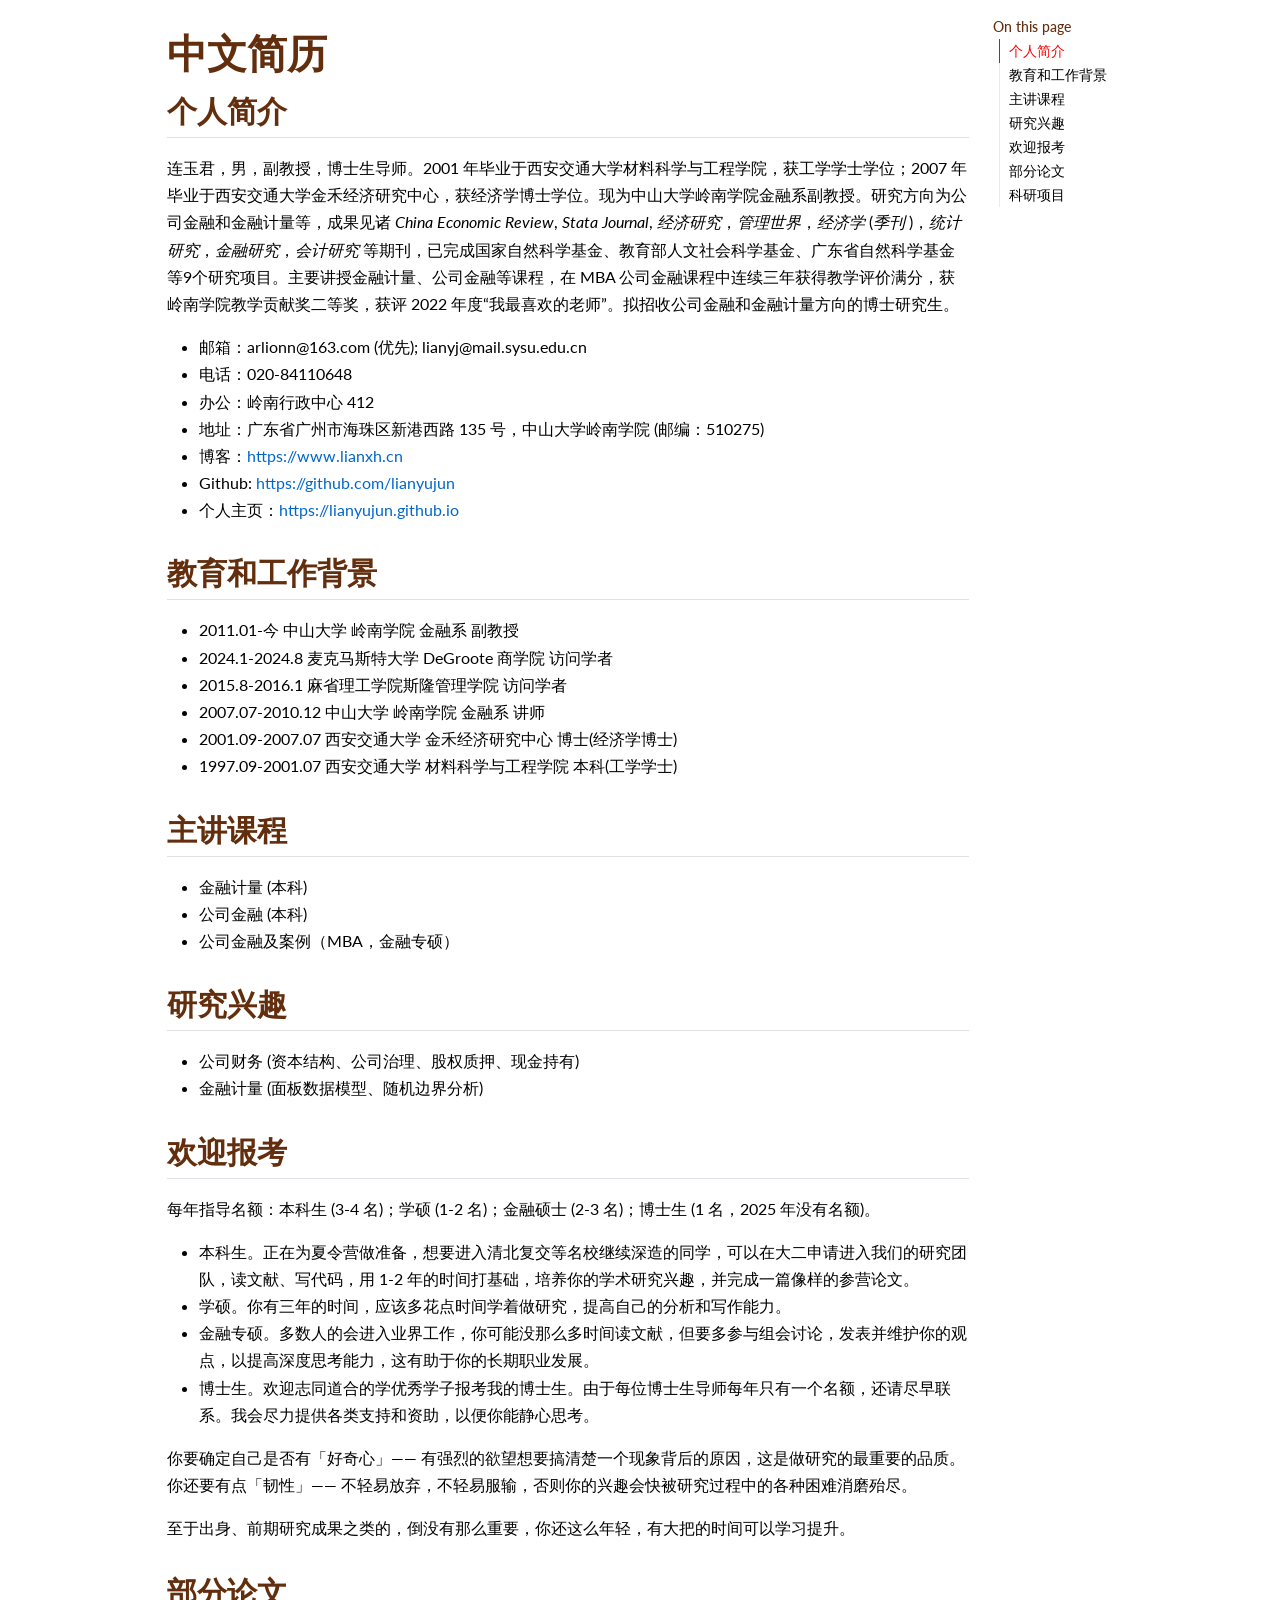
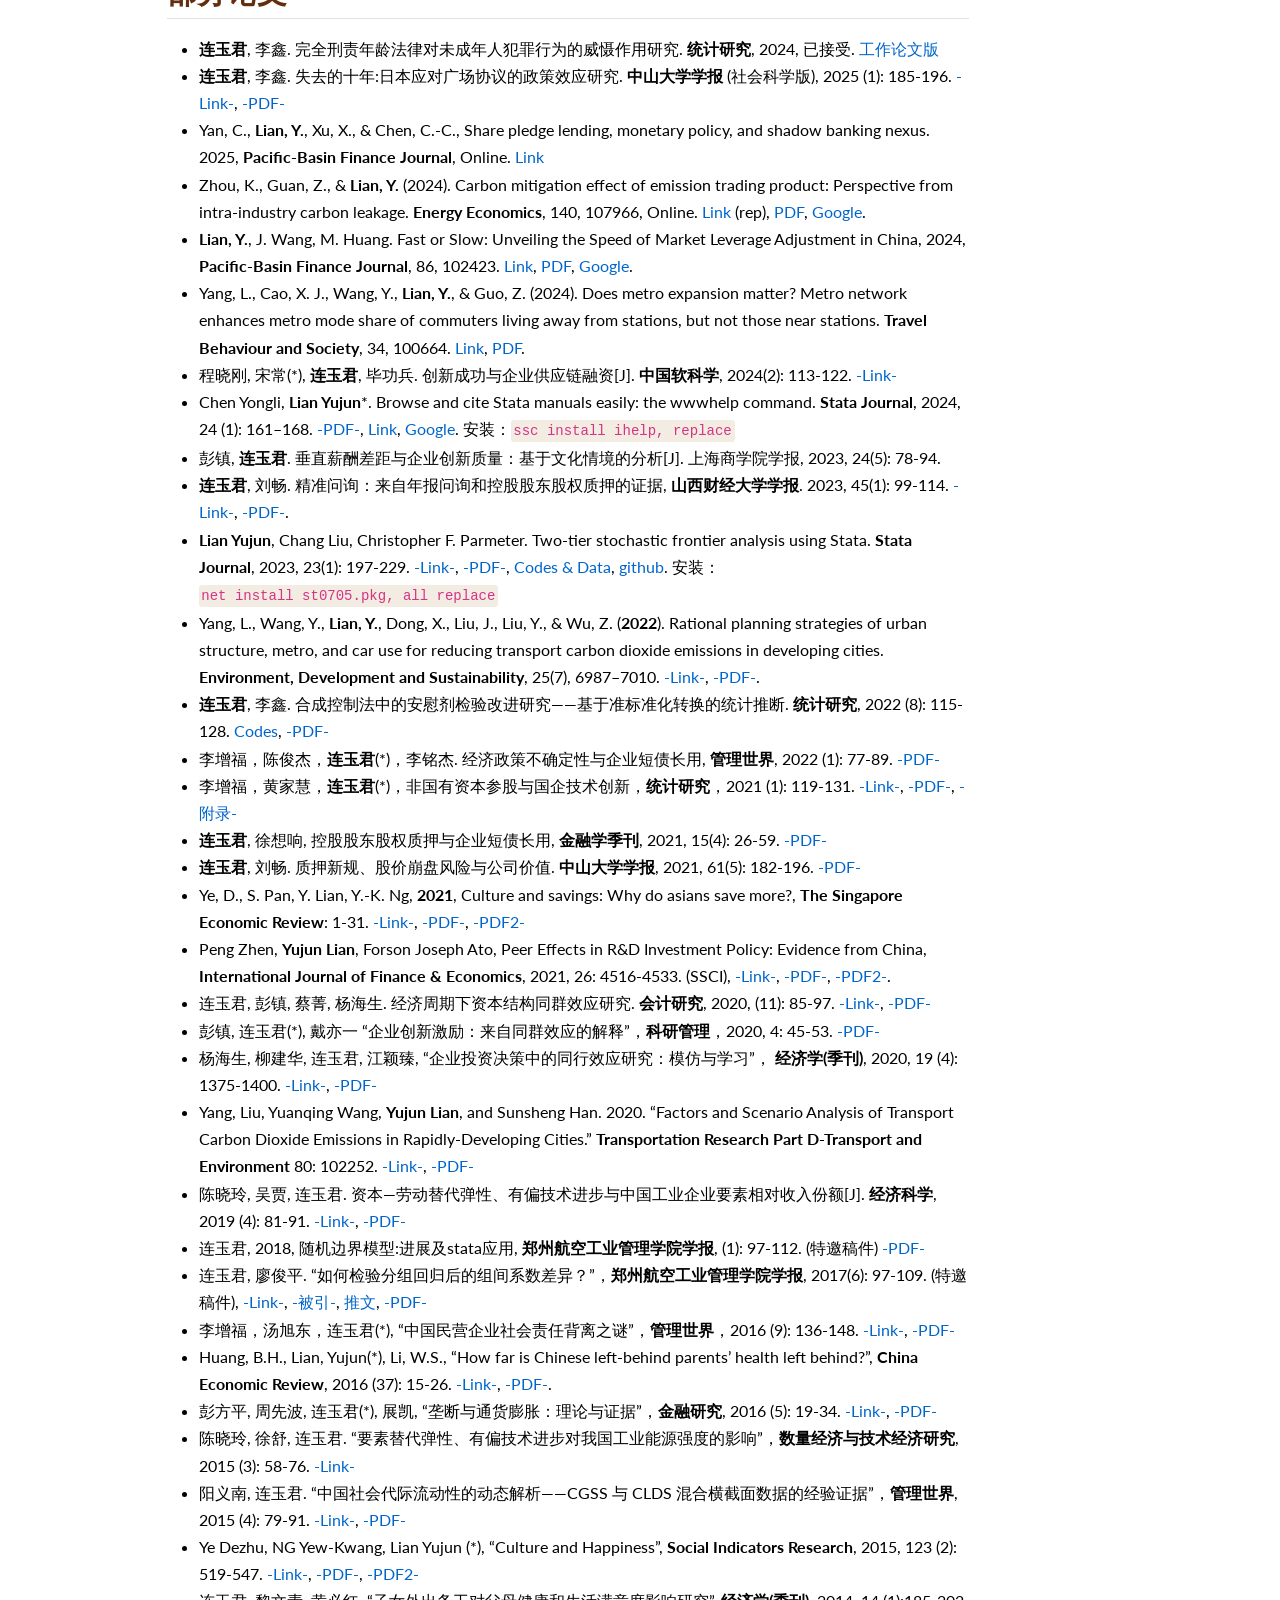
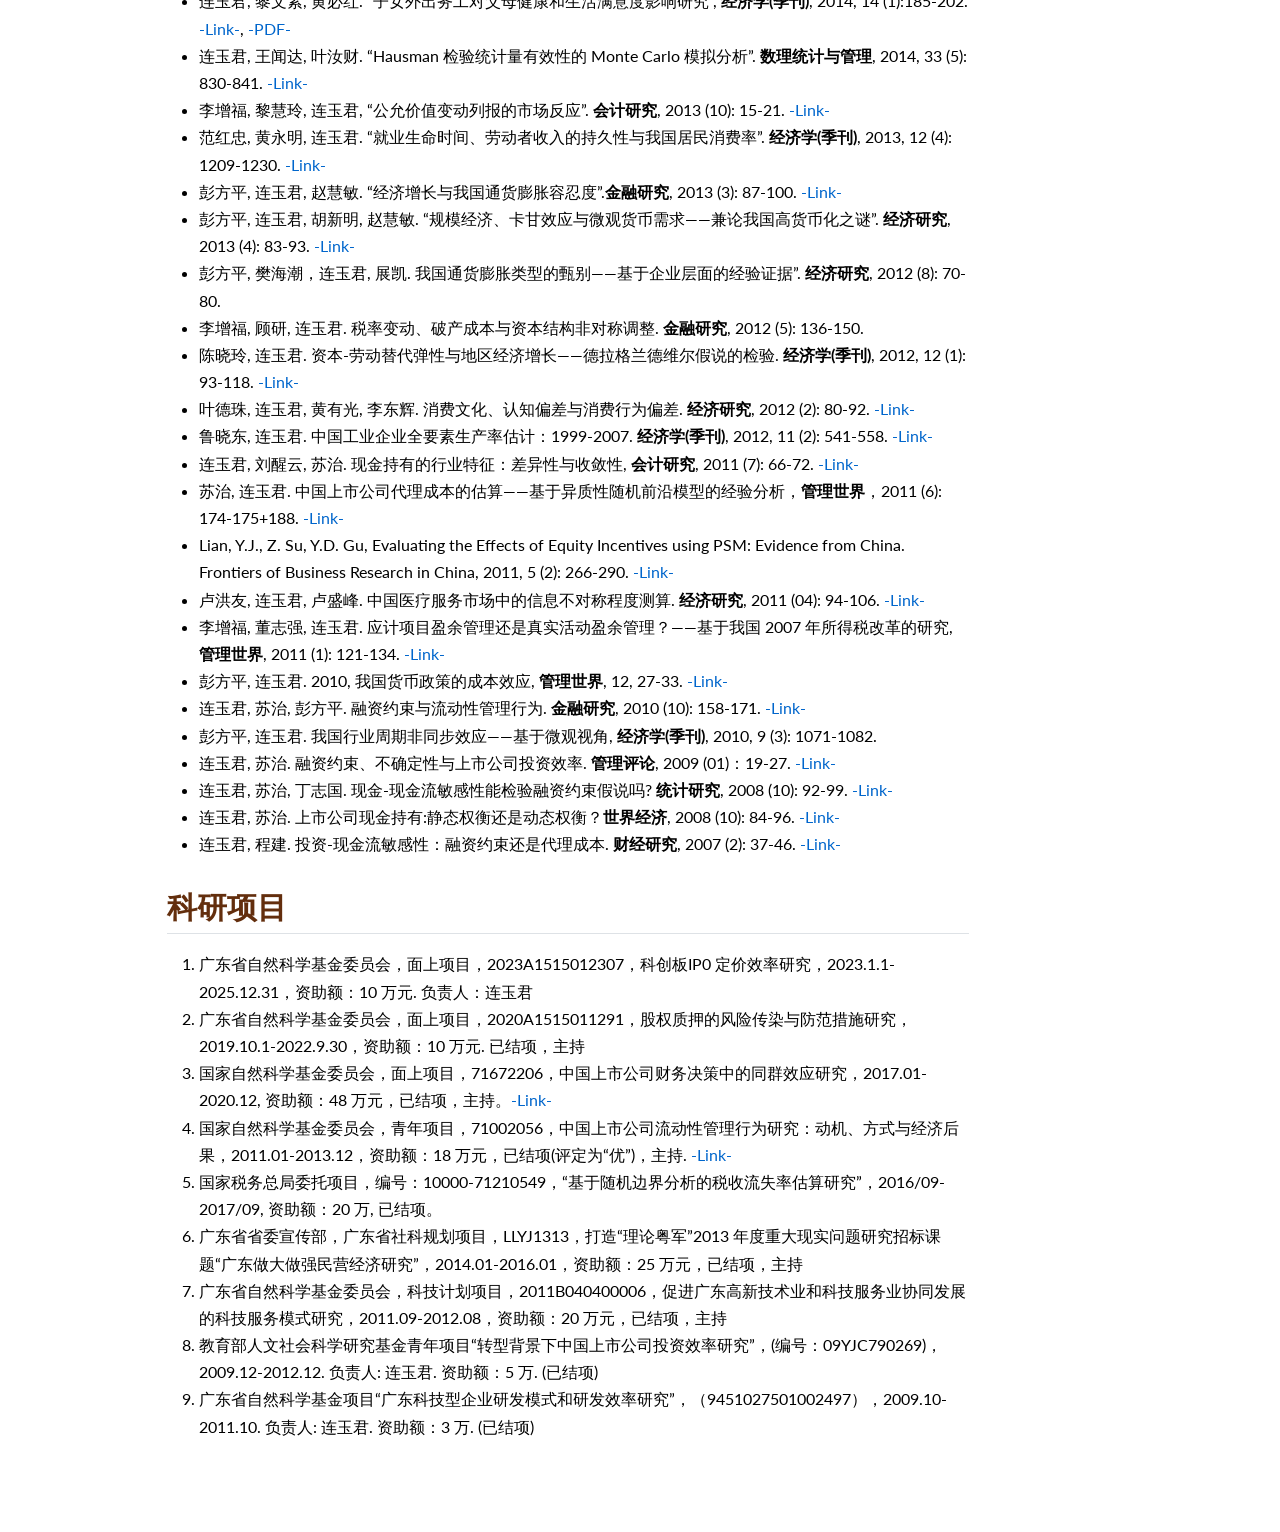
<file: docs/Chinese.html>
<!DOCTYPE html>
<html xmlns="http://www.w3.org/1999/xhtml" lang="en" xml:lang="en"><head>

<meta charset="utf-8">
<meta name="generator" content="quarto-1.8.25">

<meta name="viewport" content="width=device-width, initial-scale=1.0, user-scalable=yes">


<title>中文简历 – Yinuo Sun</title>
<style>
code{white-space: pre-wrap;}
span.smallcaps{font-variant: small-caps;}
div.columns{display: flex; gap: min(4vw, 1.5em);}
div.column{flex: auto; overflow-x: auto;}
div.hanging-indent{margin-left: 1.5em; text-indent: -1.5em;}
ul.task-list{list-style: none;}
ul.task-list li input[type="checkbox"] {
  width: 0.8em;
  margin: 0 0.8em 0.2em -1em; /* quarto-specific, see https://github.com/quarto-dev/quarto-cli/issues/4556 */ 
  vertical-align: middle;
}
</style>


<script src="site_libs/quarto-nav/quarto-nav.js"></script>
<script src="site_libs/clipboard/clipboard.min.js"></script>
<script src="site_libs/quarto-search/autocomplete.umd.js"></script>
<script src="site_libs/quarto-search/fuse.min.js"></script>
<script src="site_libs/quarto-search/quarto-search.js"></script>
<meta name="quarto:offset" content="./">
<script src="site_libs/quarto-html/quarto.js" type="module"></script>
<script src="site_libs/quarto-html/tabsets/tabsets.js" type="module"></script>
<script src="site_libs/quarto-html/axe/axe-check.js" type="module"></script>
<script src="site_libs/quarto-html/popper.min.js"></script>
<script src="site_libs/quarto-html/tippy.umd.min.js"></script>
<script src="site_libs/quarto-html/anchor.min.js"></script>
<link href="site_libs/quarto-html/tippy.css" rel="stylesheet">
<link href="site_libs/quarto-html/quarto-syntax-highlighting-919c7ec90743d9b1e9761dff04b41dfc.css" rel="stylesheet" id="quarto-text-highlighting-styles">
<script src="site_libs/bootstrap/bootstrap.min.js"></script>
<link href="site_libs/bootstrap/bootstrap-icons.css" rel="stylesheet">
<link href="site_libs/bootstrap/bootstrap-514b4b19e9d24a72632852b29f151577.min.css" rel="stylesheet" append-hash="true" id="quarto-bootstrap" data-mode="light">
<script id="quarto-search-options" type="application/json">{
  "location": "sidebar",
  "copy-button": false,
  "collapse-after": 3,
  "panel-placement": "start",
  "type": "textbox",
  "limit": 50,
  "keyboard-shortcut": [
    "f",
    "/",
    "s"
  ],
  "show-item-context": false,
  "language": {
    "search-no-results-text": "No results",
    "search-matching-documents-text": "matching documents",
    "search-copy-link-title": "Copy link to search",
    "search-hide-matches-text": "Hide additional matches",
    "search-more-match-text": "more match in this document",
    "search-more-matches-text": "more matches in this document",
    "search-clear-button-title": "Clear",
    "search-text-placeholder": "",
    "search-detached-cancel-button-title": "Cancel",
    "search-submit-button-title": "Submit",
    "search-label": "Search"
  }
}</script>


</head>

<body class="quarto-light">

<div id="quarto-search-results"></div>
<!-- content -->
<div id="quarto-content" class="quarto-container page-columns page-rows-contents page-layout-article">
<!-- sidebar -->
<!-- margin-sidebar -->
    <div id="quarto-margin-sidebar" class="sidebar margin-sidebar">
        <nav id="TOC" role="doc-toc" class="toc-active">
    <h2 id="toc-title">On this page</h2>
   
  <ul>
  <li><a href="#个人简介" id="toc-个人简介" class="nav-link active" data-scroll-target="#个人简介">个人简介</a></li>
  <li><a href="#教育和工作背景" id="toc-教育和工作背景" class="nav-link" data-scroll-target="#教育和工作背景">教育和工作背景</a></li>
  <li><a href="#主讲课程" id="toc-主讲课程" class="nav-link" data-scroll-target="#主讲课程">主讲课程</a></li>
  <li><a href="#研究兴趣" id="toc-研究兴趣" class="nav-link" data-scroll-target="#研究兴趣">研究兴趣</a></li>
  <li><a href="#欢迎报考" id="toc-欢迎报考" class="nav-link" data-scroll-target="#欢迎报考">欢迎报考</a></li>
  <li><a href="#部分论文" id="toc-部分论文" class="nav-link" data-scroll-target="#部分论文">部分论文</a></li>
  <li><a href="#科研项目" id="toc-科研项目" class="nav-link" data-scroll-target="#科研项目">科研项目</a></li>
  </ul>
</nav>
    </div>
<!-- main -->
<main class="content" id="quarto-document-content">

<header id="title-block-header" class="quarto-title-block default">
<div class="quarto-title">
<h1 class="title">中文简历</h1>
</div>



<div class="quarto-title-meta">

    
  
    
  </div>
  


</header>


<section id="个人简介" class="level2">
<h2 class="anchored" data-anchor-id="个人简介">个人简介</h2>
<p>连玉君，男，副教授，博士生导师。2001 年毕业于西安交通大学材料科学与工程学院，获工学学士学位；2007 年毕业于西安交通大学金禾经济研究中心，获经济学博士学位。现为中山大学岭南学院金融系副教授。研究方向为公司金融和金融计量等，成果见诸 <em>China Economic Review</em>, <em>Stata Journal</em>, <em>经济研究</em>，<em>管理世界</em>，<em>经济学</em> (<em>季刊</em> )，<em>统计研究</em>，<em>金融研究</em>，<em>会计研究</em> 等期刊，已完成国家自然科学基金、教育部人文社会科学基金、广东省自然科学基金等9个研究项目。主要讲授金融计量、公司金融等课程，在 MBA 公司金融课程中连续三年获得教学评价满分，获岭南学院教学贡献奖二等奖，获评 2022 年度“我最喜欢的老师”。拟招收公司金融和金融计量方向的博士研究生。</p>
<ul>
<li>邮箱：arlionn@163.com (优先); lianyj@mail.sysu.edu.cn</li>
<li>电话：020-84110648</li>
<li>办公：岭南行政中心 412</li>
<li>地址：广东省广州市海珠区新港西路 135 号，中山大学岭南学院 (邮编：510275)</li>
<li>博客：<a href="https://www.lianxh.cn" class="uri">https://www.lianxh.cn</a></li>
<li>Github: <a href="https://github.com/lianyujun" class="uri">https://github.com/lianyujun</a></li>
<li>个人主页：<a href="https://lianyujun.github.io" class="uri">https://lianyujun.github.io</a></li>
</ul>
</section>
<section id="教育和工作背景" class="level2">
<h2 class="anchored" data-anchor-id="教育和工作背景">教育和工作背景</h2>
<ul>
<li>2011.01-今 中山大学 岭南学院 金融系 副教授</li>
<li>2024.1-2024.8 麦克马斯特大学 DeGroote 商学院 访问学者</li>
<li>2015.8-2016.1 麻省理工学院斯隆管理学院 访问学者</li>
<li>2007.07-2010.12 中山大学 岭南学院 金融系 讲师</li>
<li>2001.09-2007.07 西安交通大学 金禾经济研究中心 博士(经济学博士)</li>
<li>1997.09-2001.07 西安交通大学 材料科学与工程学院 本科(工学学士)</li>
</ul>
</section>
<section id="主讲课程" class="level2">
<h2 class="anchored" data-anchor-id="主讲课程">主讲课程</h2>
<ul>
<li>金融计量 (本科)</li>
<li>公司金融 (本科)</li>
<li>公司金融及案例（MBA，金融专硕）</li>
</ul>
</section>
<section id="研究兴趣" class="level2">
<h2 class="anchored" data-anchor-id="研究兴趣">研究兴趣</h2>
<ul>
<li>公司财务 (资本结构、公司治理、股权质押、现金持有)</li>
<li>金融计量 (面板数据模型、随机边界分析)</li>
</ul>
</section>
<section id="欢迎报考" class="level2">
<h2 class="anchored" data-anchor-id="欢迎报考">欢迎报考</h2>
<p>每年指导名额：本科生 (3-4 名)；学硕 (1-2 名)；金融硕士 (2-3 名)；博士生 (1 名，2025 年没有名额)。</p>
<ul>
<li>本科生。正在为夏令营做准备，想要进入清北复交等名校继续深造的同学，可以在大二申请进入我们的研究团队，读文献、写代码，用 1-2 年的时间打基础，培养你的学术研究兴趣，并完成一篇像样的参营论文。</li>
<li>学硕。你有三年的时间，应该多花点时间学着做研究，提高自己的分析和写作能力。</li>
<li>金融专硕。多数人的会进入业界工作，你可能没那么多时间读文献，但要多参与组会讨论，发表并维护你的观点，以提高深度思考能力，这有助于你的长期职业发展。</li>
<li>博士生。欢迎志同道合的学优秀学子报考我的博士生。由于每位博士生导师每年只有一个名额，还请尽早联系。我会尽力提供各类支持和资助，以便你能静心思考。</li>
</ul>
<p>你要确定自己是否有「好奇心」—— 有强烈的欲望想要搞清楚一个现象背后的原因，这是做研究的最重要的品质。你还要有点「韧性」—— 不轻易放弃，不轻易服输，否则你的兴趣会快被研究过程中的各种困难消磨殆尽。</p>
<p>至于出身、前期研究成果之类的，倒没有那么重要，你还这么年轻，有大把的时间可以学习提升。</p>
</section>
<section id="部分论文" class="level2">
<h2 class="anchored" data-anchor-id="部分论文">部分论文</h2>
<ul>
<li><strong>连玉君</strong>, 李鑫. 完全刑责年龄法律对未成年人犯罪行为的威慑作用研究. <strong>统计研究</strong>, 2024, 已接受. <a href="https://file-lianxh.oss-cn-shenzhen.aliyuncs.com/Refs/LianPub/%E8%BF%9E%E7%8E%89%E5%90%9B-%E6%9D%8E%E9%91%AB-2024-%E7%BB%9F%E8%AE%A1%E7%A0%94%E7%A9%B6-RDD-%E6%9C%AA%E6%88%90%E5%B9%B4%E4%BA%BA.pdf">工作论文版</a></li>
<li><strong>连玉君</strong>, 李鑫. 失去的十年:日本应对广场协议的政策效应研究. <strong>中山大学学报</strong> (社会科学版), 2025 (1): 185-196. <a href="https://link.cnki.net/doi/10.13471/j.cnki.jsysusse.2025.01.020">-Link-</a>, <a href="https://bar.cnki.net/bar/download/order?id=Pmp%2F5es3RB81cmauPwpbvsPMJcfwHgIZAnUyOJG6Kdog%2BHL%2FGFrGhKahW4YGMC%2BS9rApGw1Kn1Osj2RxbQfKvjCe6SDJA%2FE4K5lDg6WoZeh7b5mY%2FmsIpB5E%2FKF94iQVwddxEU3rL3oTHoiWc6PitFK57xT%2B8LhM%2BfEqYWvBGm0igmLMld3nSvbU4a5%2BOkNaUlSU0HSLnl9m7MwOtW%2FIk9GlczRq40icS9q1bpEM6d9lgv7q8C%2BP7FPVW3hwYPcqveGzrp%2B41EH7caBaJ8FVkg%3D%3D">-PDF-</a></li>
<li>Yan, C., <strong>Lian, Y.</strong>, Xu, X., &amp; Chen, C.-C., Share pledge lending, monetary policy, and shadow banking nexus. 2025, <strong>Pacific-Basin Finance Journal</strong>, Online. <a href="https://doi.org/10.1016/j.pacfin.2025.102772">Link</a></li>
<li>Zhou, K., Guan, Z., &amp; <strong>Lian, Y.</strong> (2024). Carbon mitigation effect of emission trading product: Perspective from intra-industry carbon leakage. <strong>Energy Economics</strong>, 140, 107966, Online. <a href="https://doi.org/10.1016/j.eneco.2024.107966">Link</a> (rep), <a href="https://file-lianxh.oss-cn-shenzhen.aliyuncs.com/Refs/LianPub/Lian-2024-EE_Preproof.pdf">PDF</a>, <a href="https://scholar.google.com/scholar?q=Carbon%20mitigation%20effect%20of%20emission%20trading%20product:%20Perspective%20from%20intra-industry%20carbon%20leakage">Google</a>.</li>
<li><strong>Lian, Y.</strong>, J. Wang, M. Huang. Fast or Slow: Unveiling the Speed of Market Leverage Adjustment in China, 2024, <strong>Pacific-Basin Finance Journal</strong>, 86, 102423. <a href="https://doi.org/10.1016/j.pacfin.2024.102423">Link</a>, <a href="https://file-lianxh.oss-cn-shenzhen.aliyuncs.com/Refs/LianPub/Lian_2024_Fast_or_slow_Unveiling_the_speed_of_market_leverage_adjustment_in_China.pdf">PDF</a>, <a href="https://scholar.google.com/scholar?q=Fast%20or%20slow:%20Unveiling%20the%20speed%20of%20market%20leverage%20adjustment%20in%20China">Google</a>.</li>
<li>Yang, L., Cao, X. J., Wang, Y., <strong>Lian, Y.</strong>, &amp; Guo, Z. (2024). Does metro expansion matter? Metro network enhances metro mode share of commuters living away from stations, but not those near stations. <strong>Travel Behaviour and Society</strong>, 34, 100664. <a href="https://doi.org/10.1016/j.tbs.2023.100664">Link</a>, <a href="https://file-lianxh.oss-cn-shenzhen.aliyuncs.com/Refs/LianPub/Yang_Lian_2024_TBS.pdf">PDF</a>.</li>
<li>程晓刚, 宋常(*), <strong>连玉君</strong>, 毕功兵. 创新成功与企业供应链融资[J]. <strong>中国软科学</strong>, 2024(2): 113-122. <a href="https://kns.cnki.net/kcms2/article/abstract?v=ifIT5_n5_GfsqAytcOFCtKtj3A3Ye2M3_9RBgXUpgnhGuce7Awmik5x9zVhSYfbQyEvQrpnA9vn4AttiF0kfsYgAFfIovjC_oeJJuO2YG7aA3ABB3IoGwXR8R9n0lREGvz3EJ3tcLM8Y3ekH7JFdlpgV2VUjnovy_2sYLNwwuPk=&amp;uniplatform=NZKPT">-Link-</a></li>
<li>Chen Yongli, <strong>Lian Yujun</strong>*. Browse and cite Stata manuals easily: the wwwhelp command. <strong>Stata Journal</strong>, 2024, 24 (1): 161–168. <a href="https://file-lianxh.oss-cn-shenzhen.aliyuncs.com/Refs/LianPub/Chen-Lian-2024-SJ-wwwhelp-ihelp.pdf">-PDF-</a>, <a href="https://doi.org/10.1177/1536867X241233676">Link</a>, <a href="https://scholar.google.com/scholar?q=Browse%20and%20cite%20Stata%20manuals%20easily:%20The%20wwwhelp%20command">Google</a>. 安装：<code>ssc install ihelp, replace</code></li>
<li>彭镇, <strong>连玉君</strong>. 垂直薪酬差距与企业创新质量：基于文化情境的分析[J]. 上海商学院学报, 2023, 24(5): 78-94.</li>
<li><strong>连玉君</strong>, 刘畅. 精准问询：来自年报问询和控股股东股权质押的证据, <strong>山西财经大学学报</strong>. 2023, 45(1): 99-114. <a href="https://d.wanfangdata.com.cn/periodical/sxcjdxxb202301008">-Link-</a>, <a href="https://file-lianxh.oss-cn-shenzhen.aliyuncs.com/Refs/LianPub/%E8%BF%9E%E7%8E%89%E5%90%9B-%E5%88%98%E7%95%85-2023-%E7%B2%BE%E5%87%86%E9%97%AE%E8%AF%A2_%E6%9D%A5%E8%87%AA%E5%B9%B4%E6%8A%A5%E9%97%AE%E8%AF%A2%E5%92%8C%E6%8E%A7%E8%82%A1%E8%82%A1%E4%B8%9C%E8%82%A1%E6%9D%83%E8%B4%A8%E6%8A%BC%E7%9A%84%E8%AF%81%E6%8D%AE.pdf">-PDF-</a>.</li>
<li><strong>Lian Yujun</strong>, Chang Liu, Christopher F. Parmeter. Two-tier stochastic frontier analysis using Stata. <strong>Stata Journal</strong>, 2023, 23(1): 197-229. <a href="https://journals.sagepub.com/doi/abs/10.1177/1536867X231162033">-Link-</a>, <a href="https://file.lianxh.cn/Refs/LianPub/Lian-2023-SJ-sftt-Two-tier-SFA.pdf">-PDF-</a>, <a href="https://gitee.com/arlionn/sftt">Codes &amp; Data</a>, <a href="https://github.com/arlionn/sftt">github</a>. 安装：<code>net install st0705.pkg, all replace</code></li>
<li>Yang, L., Wang, Y., <strong>Lian, Y.</strong>, Dong, X., Liu, J., Liu, Y., &amp; Wu, Z. (<strong>2022</strong>). Rational planning strategies of urban structure, metro, and car use for reducing transport carbon dioxide emissions in developing cities. <strong>Environment, Development and Sustainability</strong>, 25(7), 6987–7010. <a href="https://doi.org/10.1007/s10668-022-02344-0">-Link-</a>, <a href="https://link.springer.com/content/pdf/10.1007/s10668-022-02344-0.pdf">-PDF-</a>.</li>
<li><strong>连玉君</strong>, 李鑫. 合成控制法中的安慰剂检验改进研究——基于准标准化转换的统计推断. <strong>统计研究</strong>, 2022 (8): 115-128. <a href="https://gitee.com/arlionn/synthsd">Codes</a>, <a href="https://file-lianxh.oss-cn-shenzhen.aliyuncs.com/Refs/LianPub/%E8%BF%9E%E7%8E%89%E5%90%9B-%E6%9D%8E%E9%91%AB-2022-%E7%BB%9F%E8%AE%A1%E7%A0%94%E7%A9%B6-%E6%A0%A1%E6%A0%B7-%E9%9D%9E%E6%AD%A3%E5%BC%8F%E7%89%88.pdf">-PDF-</a></li>
<li>李增福，陈俊杰，<strong>连玉君</strong>(*)，李铭杰. 经济政策不确定性与企业短债长用, <strong>管理世界</strong>, 2022 (1): 77-89. <a href="https://file-lianxh.oss-cn-shenzhen.aliyuncs.com/Refs/LianPub/%E6%9D%8E%E5%A2%9E%E7%A6%8F-%E8%BF%9E%E7%8E%89%E5%90%9B-2022-%E7%AE%A1%E7%90%86%E4%B8%96%E7%95%8C-%E7%BB%8F%E6%B5%8E%E6%94%BF%E7%AD%96%E4%B8%8D%E7%A1%AE%E5%AE%9A%E6%80%A7%E4%B8%8E%E4%BC%81%E4%B8%9A%E7%9F%AD%E5%80%BA%E9%95%BF%E7%94%A8.pdf">-PDF-</a></li>
<li>李增福，黄家慧，<strong>连玉君</strong>(*)，非国有资本参股与国企技术创新，<strong>统计研究</strong>，2021 (1): 119-131. <a href="https://t.cnki.net/kcms/detail?v=X6oIUGaNdGl02O8hLreyMfQ1AB_lc7oZyruBxG73K9OVEB6dr7g6N2LQ1UIioRWcfRv5Ih1EskkwhzyU6x-XF-fvlUvmr2hJwiEvVfIzYhBskUjtHXBQNfai1jy4bto0&amp;uniplatform=NZKPT">-Link-</a>, <a href="https://file-lianxh.oss-cn-shenzhen.aliyuncs.com/Refs/LianPub/%E6%9D%8E%E5%A2%9E%E7%A6%8F-%E8%BF%9E%E7%8E%89%E5%90%9B-2021-%E5%B8%A6%E5%B0%81%E9%9D%A2-%E7%BB%9F%E8%AE%A1%E7%A0%94%E7%A9%B6-%E9%9D%9E%E5%9B%BD%E6%9C%89%E8%B5%84%E6%9C%AC%E5%8F%82%E8%82%A1%E4%B8%8E%E5%9B%BD%E4%BC%81%E6%8A%80%E6%9C%AF%E5%88%9B%E6%96%B0.pdf">-PDF-</a>, <a href="https://file-lianxh.oss-cn-shenzhen.aliyuncs.com/Refs/LianPub/%E6%9D%8E%E5%A2%9E%E7%A6%8F-%E8%BF%9E%E7%8E%89%E5%90%9B-2021-%E9%99%84%E5%BD%95-%E7%BB%9F%E8%AE%A1%E7%A0%94%E7%A9%B6-%E9%9D%9E%E5%9B%BD%E6%9C%89%E8%B5%84%E6%9C%AC%E5%8F%82%E8%82%A1%E4%B8%8E%E5%9B%BD%E4%BC%81%E6%8A%80%E6%9C%AF%E5%88%9B%E6%96%B0.pdf">-附录-</a></li>
<li><strong>连玉君</strong>, 徐想响, 控股股东股权质押与企业短债长用, <strong>金融学季刊</strong>, 2021, 15(4): 26-59. <a href="https://file-lianxh.oss-cn-shenzhen.aliyuncs.com/Refs/LianPub/%E8%BF%9E%E7%8E%89%E5%90%9B-2021-%E9%87%91%E8%9E%8D%E5%AD%A6%E5%AD%A3%E5%88%8A-%E6%8E%A7%E8%82%A1%E8%82%A1%E4%B8%9C%E8%82%A1%E6%9D%83%E8%B4%A8%E6%8A%BC%E4%B8%8E%E4%BC%81%E4%B8%9A%E7%9F%AD%E5%80%BA%E9%95%BF%E7%94%A8.pdf">-PDF-</a></li>
<li><strong>连玉君</strong>, 刘畅. 质押新规、股价崩盘风险与公司价值. <strong>中山大学学报</strong>, 2021, 61(5): 182-196. <a href="https://file-lianxh.oss-cn-shenzhen.aliyuncs.com/Refs/LianPub/%E8%BF%9E%E7%8E%89%E5%90%9B-%E5%88%98%E7%95%85-2021-%E4%B8%AD%E5%A4%A7%E5%AD%A6%E6%8A%A5-%E8%B4%A8%E6%8A%BC%E6%96%B0%E8%A7%84-%E8%82%A1%E4%BB%B7%E5%B4%A9%E7%9B%98%E9%A3%8E%E9%99%A9%E4%B8%8E%E5%85%AC%E5%8F%B8%E4%BB%B7%E5%80%BC.pdf">-PDF-</a></li>
<li>Ye, D., S. Pan, Y. Lian, Y.-K. Ng, <strong>2021</strong>, Culture and savings: Why do asians save more?, <strong>The Singapore Economic Review</strong>: 1-31. <a href="https://www.worldscientific.com/doi/full/10.1142/S0217590819500607">-Link-</a>, <a href="https://www.worldscientific.com/doi/epdf/10.1142/S0217590819500607">-PDF-</a>, <a href="https://file-lianxh.oss-cn-shenzhen.aliyuncs.com/Refs/LianPub/Ye_Lian_2020_Culture-and-Savings_SER.pdf">-PDF2-</a></li>
<li>Peng Zhen, <strong>Yujun Lian</strong>, Forson Joseph Ato, Peer Effects in R&amp;D Investment Policy: Evidence from China, <strong>International Journal of Finance &amp; Economics</strong>, 2021, 26: 4516-4533. (SSCI), <a href="https://onlinelibrary.wiley.com/doi/full/10.1002/ijfe.2028">-Link-</a>, <a href="https://onlinelibrary.wiley.com/doi/epdf/10.1002/ijfe.2028">-PDF-</a>, <a href="https://file-lianxh.oss-cn-shenzhen.aliyuncs.com/Refs/LianPub/Peng_Lian_2020_Peer-effects-in-%20RD-investment-policy.pdf">-PDF2-</a>.</li>
<li>连玉君, 彭镇, 蔡菁, 杨海生. 经济周期下资本结构同群效应研究. <strong>会计研究</strong>, 2020, (11): 85-97. <a href="https://t.cnki.net/kcms/detail?v=X6oIUGaNdGlrcQ3EAxDkIyS7JVN9RZzbI2ci-F4lxs7vX3pbiFS8-nABvY59ioPj8mODCOh1h6K1-YkcqEFjJzUvtkx7-tFLhvO_fIES1l6PUe_LmCyqqq9NAODEXtQZ&amp;uniplatform=NZKPT">-Link-</a>, <a href="https://file-lianxh.oss-cn-shenzhen.aliyuncs.com/Refs/LianPub/%E8%BF%9E%E7%8E%89%E5%90%9B-%E5%BD%AD%E9%95%87-%E8%94%A1%E8%8F%81-%E6%9D%A8%E6%B5%B7%E7%94%9F-2020-11-%E4%BC%9A%E8%AE%A1%E7%A0%94%E7%A9%B6.pdf">-PDF-</a></li>
<li>彭镇, 连玉君(*), 戴亦一 “企业创新激励：来自同群效应的解释”，<strong>科研管理</strong>，2020, 4: 45-53. <a href="https://file-lianxh.oss-cn-shenzhen.aliyuncs.com/Refs/LianPub/%E5%BD%AD%E9%95%87-%E8%BF%9E%E7%8E%89%E5%90%9B-2019-%E7%A7%91%E7%A0%94%E7%AE%A1%E7%90%86-%E4%BC%81%E4%B8%9A%E5%88%9B%E6%96%B0%E6%BF%80%E5%8A%B1_%E6%9D%A5%E8%87%AA%E5%90%8C%E7%BE%A4%E6%95%88%E5%BA%94%E7%9A%84%E8%A7%A3%E9%87%8A.pdf">-PDF-</a></li>
<li>杨海生, 柳建华, 连玉君, 江颖臻, “企业投资决策中的同行效应研究：模仿与学习”， <strong>经济学(季刊)</strong>, 2020, 19 (4): 1375-1400. <a href="https://kns.cnki.net/kcms/detail/detail.aspx?dbcode=CJFD&amp;dbname=CJFDLAST2020&amp;filename=JJXU202004012&amp;v=vnwv0yeOYjJw%25mmd2BlUxc6MxanVFhxwRp%25mmd2F6IpffyTQo6%25mmd2Bsuy7Loyopjgp%25mmd2BjNBhek9pFx">-Link-</a>, <a href="https://file-lianxh.oss-cn-shenzhen.aliyuncs.com/Refs/LianPub/%E6%9D%A8%E6%B5%B7%E7%94%9F-%E6%9F%B3%E5%BB%BA%E5%8D%8E-%E8%BF%9E%E7%8E%89%E5%90%9B-2019-%E7%BB%8F%E6%B5%8E%E5%AD%A6%E5%AD%A3%E5%88%8A-%E4%BC%81%E4%B8%9A%E6%8A%95%E8%B5%84%E5%86%B3%E7%AD%96%E4%B8%AD%E7%9A%84%E5%90%8C%E8%A1%8C%E6%95%88%E5%BA%94%E7%A0%94%E7%A9%B6.pdf">-PDF-</a></li>
<li>Yang, Liu, Yuanqing Wang, <strong>Yujun Lian</strong>, and Sunsheng Han. 2020. “Factors and Scenario Analysis of Transport Carbon Dioxide Emissions in Rapidly-Developing Cities.” <strong>Transportation Research Part D-Transport and Environment</strong> 80: 102252. <a href="https://doi.org/10.1016/j.trd.2020.102252">-Link-</a>, <a href="https://file-lianxh.oss-cn-shenzhen.aliyuncs.com/Refs/LianPub/Yang_Lian_2020_Q2-Transportation_Research_Part_D.pdf">-PDF-</a></li>
<li>陈晓玲, 吴贾, 连玉君. 资本—劳动替代弹性、有偏技术进步与中国工业企业要素相对收入份额[J]. <strong>经济科学</strong>, 2019 (4): 81-91. <a href="https://kns.cnki.net/kcms/detail/detail.aspx?dbcode=CJFD&amp;dbname=CJFDLAST2019&amp;filename=JJKX201904008&amp;v=MiYkH8v4IDNOpUHlm2A4WC2Byy%25mmd2FEbCk%25mmd2FtrFE5C9bi1ao4XQNgbDmqna4Q6Iz0Vkp">-Link-</a>, <a href="https://file-lianxh.oss-cn-shenzhen.aliyuncs.com/Refs/LianPub/%E9%99%88%E6%99%93%E7%8E%B2_%E5%90%B4%E8%B4%BE_%E8%BF%9E%E7%8E%89%E5%90%9B_2019_%E8%B5%84%E6%9C%AC_%E5%8A%B3%E5%8A%A8%E6%9B%BF%E4%BB%A3%E5%BC%B9%E6%80%A7_%E6%9C%89%E5%81%8F%E6%8A%80%E6%9C%AF%E8%BF%9B%E6%AD%A5%E4%B8%8E%E4%B8%AD%E5%9B%BD%E5%B7%A5%E4%B8%9A%E4%BC%81%E4%B8%9A%E8%A6%81%E7%B4%A0%E7%9B%B8%E5%AF%B9%E6%94%B6%E5%85%A5%E4%BB%BD%E9%A2%9D.pdf">-PDF-</a></li>
<li>连玉君, 2018, 随机边界模型:进展及stata应用, <strong>郑州航空工业管理学院学报</strong>, (1): 97-112. (特邀稿件) <a href="https://file-lianxh.oss-cn-shenzhen.aliyuncs.com/Refs/LianPub/%E8%BF%9E%E7%8E%89%E5%90%9B-2018-%E9%9A%8F%E6%9C%BA%E8%BE%B9%E7%95%8C%E6%A8%A1%E5%9E%8B_%E8%BF%9B%E5%B1%95%E5%8F%8AStata%E5%BA%94%E7%94%A8.pdf">-PDF-</a></li>
<li>连玉君, 廖俊平. “如何检验分组回归后的组间系数差异？”，<strong>郑州航空工业管理学院学报</strong>, 2017(6): 97-109. (特邀稿件), <a href="https://t.cnki.net/kcms/detail?v=3uoqIhG8C44YLTlOAiTRKgchrJ08w1e7KuxSPDoq7DTCXFyWbxw4dosRY_cytYzVnMc59G-pPbdxJriX8YSFT8J3rOGAdQkT&amp;uniplatform=NZKPT">-Link-</a>, <a href="https://ref.cnki.net/REF/Detail/GetRefFileDetail?fileName=ZZHK201706010&amp;title=%e5%a6%82%e4%bd%95%e6%a3%80%e9%aa%8c%e5%88%86%e7%bb%84%e5%9b%9e%e5%bd%92%e5%90%8e%e7%9a%84%e7%bb%84%e9%97%b4%e7%b3%bb%e6%95%b0%e5%b7%ae%e5%bc%82%3f&amp;fileCount=265&amp;otherRefCount=264&amp;yearCnt=0&amp;begin=&amp;end=&amp;isOtherCited=False&amp;isInCludedString=Y&amp;sourceRange=">-被引-</a>, <a href="https://www.lianxh.cn/news/051e3a01cdb19.html">推文</a>, <a href="https://file-lianxh.oss-cn-shenzhen.aliyuncs.com/Refs/LianPub/%E8%BF%9E%E7%8E%89%E5%90%9B-2017-%E5%A6%82%E4%BD%95%E6%A3%80%E9%AA%8C%E5%88%86%E7%BB%84%E5%9B%9E%E5%BD%92%E5%90%8E%E7%9A%84%E7%BB%84%E9%97%B4%E7%B3%BB%E6%95%B0%E5%B7%AE%E5%BC%82.pdf">-PDF-</a></li>
<li>李增福，汤旭东，连玉君(*), “中国民营企业社会责任背离之谜”，<strong>管理世界</strong>，2016 (9): 136-148. <a href="https://t.cnki.net/kcms/detail?v=X6oIUGaNdGlrAgAg5enwdNuHSVvILWgMK-Q3J0S4qLJKbGDEE3uvbhTG_E0ETd1ZaXGc_1a5O8EwnjnGG-mD-sq81UpA_-kbHG7p0lyW_Jn-fDF9Pu9YNUurzmZXGRbF&amp;uniplatform=NZKPT">-Link-</a>, <a href="https://file-lianxh.oss-cn-shenzhen.aliyuncs.com/Refs/LianPub/%E6%9D%8E%E5%A2%9E%E7%A6%8F-%E8%BF%9E%E7%8E%89%E5%90%9B-2016-%E7%AE%A1%E7%90%86%E4%B8%96%E7%95%8C-%E4%B8%AD%E5%9B%BD%E6%B0%91%E8%90%A5%E4%BC%81%E4%B8%9A%E7%A4%BE%E4%BC%9A%E8%B4%A3%E4%BB%BB%E8%83%8C%E7%A6%BB%E4%B9%8B%E8%B0%9C.pdf">-PDF-</a></li>
<li>Huang, B.H., Lian, Yujun(*), Li, W.S., “How far is Chinese left-behind parents’ health left behind?”, <strong>China Economic Review</strong>, 2016 (37): 15-26. <a href="https://doi.org/10.1016/j.chieco.2015.07.002">-Link-</a>, <a href="https://file-lianxh.oss-cn-shenzhen.aliyuncs.com/Refs/LianPub/Lian_2016_CER_How-far.pdf">-PDF-</a>.</li>
<li>彭方平, 周先波, 连玉君(*), 展凯, “垄断与通货膨胀：理论与证据”，<strong>金融研究</strong>, 2016 (5): 19-34. <a href="https://kns.cnki.net/kcms/detail/detail.aspx?dbcode=CJFD&amp;dbname=CJFDLAST2016&amp;filename=JRYJ201605002&amp;v=iEg1HMhdLqDNCkAkwFoqX3%25mmd2B5xRcmjqzN%25mmd2Bw4THrhle9op9uCMjygKPp1i4PBFxgjg">-Link-</a>, <a href="https://file-lianxh.oss-cn-shenzhen.aliyuncs.com/Refs/LianPub/%E5%BD%AD%E6%96%B9%E5%B9%B3_%E8%BF%9E%E7%8E%89%E5%90%9B_2016_%E9%87%91%E8%9E%8D%E7%A0%94%E7%A9%B6_%E5%9E%84%E6%96%AD%E4%B8%8E%E9%80%9A%E8%B4%A7%E8%86%A8%E8%83%80_%E7%90%86%E8%AE%BA%E4%B8%8E%E8%AF%81%E6%8D%AE.pdf">-PDF-</a></li>
<li>陈晓玲, 徐舒, 连玉君. “要素替代弹性、有偏技术进步对我国工业能源强度的影响”，<strong>数量经济与技术经济研究</strong>, 2015 (3): 58-76. <a href="https://kns.cnki.net/kcms/detail/detail.aspx?dbcode=CJFD&amp;dbname=CJFDLAST2015&amp;filename=SLJY201503004&amp;v=UlKXpnjvy2X7XT8ynt1lDV%25mmd2B%25mmd2BPt%25mmd2BvmYZp0w5XlkmI1JiZaMVBJ7dAMGAHDB4kxoKM">-Link-</a></li>
<li>阳义南, 连玉君. “中国社会代际流动性的动态解析——CGSS 与 CLDS 混合横截面数据的经验证据”，<strong>管理世界</strong>, 2015 (4): 79-91. <a href="https://t.cnki.net/kcms/detail?v=X6oIUGaNdGn7nPTxVXs9mp-ywXr8yEPvJlvCEjetvl7ywMlC7DVZ_4x3tQ-IeV1Hy7apu_7C3bDubaFAG4gBKhNxO3TPv-_IvLpVmA_l3vWbXSvLr82l8BC0XIQVQ-96&amp;uniplatform=NZKPT">-Link-</a>, <a href="https://file-lianxh.oss-cn-shenzhen.aliyuncs.com/Refs/LianPub/%E9%98%B3%E4%B9%89%E5%8D%97_%E8%BF%9E%E7%8E%89%E5%90%9B_2015_%E7%AE%A1%E7%90%86%E4%B8%96%E7%95%8C-%E4%B8%AD%E5%9B%BD%E7%A4%BE%E4%BC%9A%E4%BB%A3%E9%99%85%E6%B5%81%E5%8A%A8%E6%80%A7%E7%9A%84%E5%8A%A8%E6%80%81%E8%A7%A3%E6%9E%90.pdf">-PDF-</a></li>
<li>Ye Dezhu, NG Yew-Kwang, Lian Yujun (*), “Culture and Happiness”, <strong>Social Indicators Research</strong>, 2015, 123 (2): 519-547. <a href="https://link.springer.com/article/10.1007/s11205-014-0747-y">-Link-</a>, <a href="https://link.springer.com/content/pdf/10.1007/s11205-014-0747-y.pdf">-PDF-</a>, <a href="https://file-lianxh.oss-cn-shenzhen.aliyuncs.com/Refs/LianPub/Ye-2015-Culture-and-Happiness.pdf">-PDF2-</a></li>
<li>连玉君, 黎文素, 黄必红. “子女外出务工对父母健康和生活满意度影响研究”, <strong>经济学(季刊)</strong>, 2014, 14 (1):185-202. <a href="https://t.cnki.net/kcms/detail?v=X6oIUGaNdGlKGCGXJYVC6cmuhtJ8ZW9um1HJgWAv3F--M8xqGfw6M-BcrV4wpqVkeZmMXWXaBKooA75NZJXjVW7wT18cgJuSFmMTG_N9MmQ3z-KiP66jGQ3i-8cfeVEj&amp;uniplatform=NZKPT">-Link-</a>, <a href="https://file-lianxh.oss-cn-shenzhen.aliyuncs.com/Refs/LianPub/%E8%BF%9E%E7%8E%89%E5%90%9B_2014_%E7%BB%8F%E6%B5%8E%E5%AD%A6%E5%AD%A3%E5%88%8A_%E5%AD%90%E5%A5%B3%E5%A4%96%E5%87%BA%E5%8A%A1%E5%B7%A5%E5%AF%B9%E7%88%B6%E6%AF%8D%E5%81%A5%E5%BA%B7%E5%92%8C%E7%94%9F%E6%B4%BB%E6%BB%A1%E6%84%8F%E5%BA%A6%E5%BD%B1%E5%93%8D%E7%A0%94%E7%A9%B6.pdf">-PDF-</a></li>
<li>连玉君, 王闻达, 叶汝财. “Hausman 检验统计量有效性的 Monte Carlo 模拟分析”. <strong>数理统计与管理</strong>, 2014, 33 (5): 830-841. <a href="https://kns.cnki.net/kcms/detail/detail.aspx?dbcode=CJFD&amp;dbname=CJFD2014&amp;filename=SLTJ201405009&amp;v=aPuqF3qPXJ%25mmd2Bs10sKH%25mmd2FYTR2Xhk5LgV%25mmd2BpqnjdOn%25mmd2BqYN5WdLdZZ94qyHQz3bfYqPvqi">-Link-</a></li>
<li>李增福, 黎慧玲, 连玉君, “公允价值变动列报的市场反应”. <strong>会计研究</strong>, 2013 (10): 15-21. <a href="https://kns.cnki.net/kcms/detail/detail.aspx?dbcode=CJFD&amp;dbname=CJFDHIS2&amp;filename=KJYJ201310002&amp;v=DLTQkGOxEfcb7NLxzjEVeuaNnP6M18J%25mmd2BH6Ny3WcMdU60ZGxGCM8x5B%25mmd2BU%25mmd2FnHCjQbt">-Link-</a></li>
<li>范红忠, 黄永明, 连玉君. “就业生命时间、劳动者收入的持久性与我国居民消费率”. <strong>经济学(季刊)</strong>, 2013, 12 (4): 1209-1230. <a href="https://kns.cnki.net/kcms/detail/detail.aspx?dbcode=CJFD&amp;dbname=CJFD2013&amp;filename=JJXU201304005&amp;v=XaVPafMBgP8uShjWCK9kjeJ4e62kttKCDXRMosgVNkggJpXEWNKQQ%25mmd2FyIsPjE%25mmd2Fh%25mmd2Fr">-Link-</a></li>
<li>彭方平, 连玉君, 赵慧敏. “经济增长与我国通货膨胀容忍度”.<strong>金融研究</strong>, 2013 (3): 87-100. <a href="https://kns.cnki.net/kcms/detail/detail.aspx?dbcode=CJFD&amp;dbname=CJFD2013&amp;filename=JRYJ201303009&amp;v=gazb%25mmd2FTmM57T8yXxjRRwmF5O5CtU1RyWSznFXyIq%25mmd2F7%25mmd2FkQDQ%25mmd2F8HYS9vYlZr3ix4Fod">-Link-</a></li>
<li>彭方平, 连玉君, 胡新明, 赵慧敏. “规模经济、卡甘效应与微观货币需求——兼论我国高货币化之谜”. <strong>经济研究</strong>, 2013 (4): 83-93. <a href="https://kns.cnki.net/kcms/detail/detail.aspx?dbcode=CJFD&amp;dbname=CJFDLAST2015&amp;filename=JJYJ201304009&amp;v=P6%25mmd2FnkCL%25mmd2Fh8kekqn7Qh1Zz6YAulh1z7J6lNxN0HGlEfuLqw4DGvLLbJhdolVNDc0O">-Link-</a></li>
<li>彭方平, 樊海潮，连玉君, 展凯. 我国通货膨胀类型的甄别——基于企业层面的经验证据”. <strong>经济研究</strong>, 2012 (8): 70-80.</li>
<li>李增福, 顾研, 连玉君. 税率变动、破产成本与资本结构非对称调整. <strong>金融研究</strong>, 2012 (5): 136-150.</li>
<li>陈晓玲, 连玉君. 资本-劳动替代弹性与地区经济增长——德拉格兰德维尔假说的检验. <strong>经济学(季刊)</strong>, 2012, 12 (1): 93-118. <a href="https://t.cnki.net/kcms/detail?v=X6oIUGaNdGk7KmamKSdCf4ReyisI-D4NswU7ThX_BCxC1vyDF6Rfp4CEvc-7SagI50y9gXEO8PZwadcDjftJQEiKJ8z8hT0yyvlPxxYMNM-RT8vPg42zNA==&amp;uniplatform=NZKPT">-Link-</a></li>
<li>叶德珠, 连玉君, 黄有光, 李东辉. 消费文化、认知偏差与消费行为偏差. <strong>经济研究</strong>, 2012 (2): 80-92. <a href="https://t.cnki.net/kcms/detail?v=X6oIUGaNdGkvA89Jx3ExaGG62qx5f0VjrV4bURTBxcfGnD5f_AKgRFD4m76yYQzXhMwSNB-jAdTn_TKb7CQo86knJ2b_ShZ2dBr0UerY7v07aCdgUVJMIA==&amp;uniplatform=NZKPT">-Link-</a></li>
<li>鲁晓东, 连玉君. 中国工业企业全要素生产率估计：1999-2007. <strong>经济学(季刊)</strong>, 2012, 11 (2): 541-558. <a href="https://t.cnki.net/kcms/detail?v=X6oIUGaNdGkTG5M2fn0qzvVNE_rl1enAK1WfNOt_Sfw3KSFUbG_KfclEVyMBr0SaV1DDa0fTvJFjQP50PKzhuAjkwvasa-xLn0MP25oATZTfyi3weAJ40Q==&amp;uniplatform=NZKPT">-Link-</a></li>
<li>连玉君, 刘醒云, 苏治. 现金持有的行业特征：差异性与收敛性, <strong>会计研究</strong>, 2011 (7): 66-72. <a href="https://kns.cnki.net/kcms/detail/detail.aspx?dbcode=CJFD&amp;dbname=CJFD2011&amp;filename=KJYJ201107011&amp;v=Mxv4akbuWn4GLh2h3dDTmwIRNSZMCgi73JUoOjZCpCsBbSl%25mmd2FtWYHQr5LIWc%25mmd2BcfSd">-Link-</a></li>
<li>苏治, 连玉君. 中国上市公司代理成本的估算——基于异质性随机前沿模型的经验分析，<strong>管理世界</strong>，2011 (6): 174-175+188. <a href="https://kns.cnki.net/kcms/detail/detail.aspx?dbcode=CJFD&amp;dbname=CJFD2011&amp;filename=GLSJ201106021&amp;v=%25mmd2F5UaKggUD8M3sxkjrf0Nic0xDAhAF7uxI2IoMvEK0tge%25mmd2F6p9TnEb2XphRy7ASZbO">-Link-</a></li>
<li>Lian, Y.J., Z. Su, Y.D. Gu, Evaluating the Effects of Equity Incentives using PSM: Evidence from China. Frontiers of Business Research in China, 2011, 5 (2): 266-290. <a href="https://academic.microsoft.com/paper/2065970386">-Link-</a></li>
<li>卢洪友, 连玉君, 卢盛峰. 中国医疗服务市场中的信息不对称程度测算. <strong>经济研究</strong>, 2011 (04): 94-106. <a href="https://t.cnki.net/kcms/detail?v=X6oIUGaNdGnsJmC_8cJnc03I9gC9gi9WbKE7uoRnIajq5DNmg6d-9kr0GiuOhz9emyRPnkX98-d8kFybsssJUjiINBPLgV25sfGET7ON0efc6SXsjEvSag==&amp;uniplatform=NZKPT">-Link-</a></li>
<li>李增福, 董志强, 连玉君. 应计项目盈余管理还是真实活动盈余管理？——基于我国 2007 年所得税改革的研究, <strong>管理世界</strong>, 2011 (1): 121-134. <a href="https://t.cnki.net/kcms/detail?v=3uoqIhG8C44YLTlOAiTRKgchrJ08w1e7tvjWANqNvp80Xwf4tbZjOz0PdH-rNBDC2Y01k7wwBVX3SvmIqTzYWrKlW6poH7Hd&amp;uniplatform=NZKPT&amp;uid=WEEvREcwSlJHSldSdmVqM1BLVW9SQVdSTVZqQlNQcDZrRXVwdnI1emF1az0=$9A4hF_YAuvQ5obgVAqNKPCYcEjKensW4IQMovwHtwkF4VYPoHbKxJw!!">-Link-</a></li>
<li>彭方平, 连玉君. 2010, 我国货币政策的成本效应, <strong>管理世界</strong>, 12, 27-33. <a href="https://kns.cnki.net/kcms/detail/detail.aspx?dbcode=CJFD&amp;dbname=CJFD2010&amp;filename=GLSJ201012005&amp;v=J6QKr7SMRzk6hv6UUkcCc275f4FnZSo5vYnLnTyf6ihjoshiuagz1yvXTF6oiFfx">-Link-</a></li>
<li>连玉君, 苏治, 彭方平. 融资约束与流动性管理行为. <strong>金融研究</strong>, 2010 (10): 158-171. <a href="https://t.cnki.net/kcms/detail?v=X6oIUGaNdGlP4M0tsXPiU6wmWoPKCiNWl1JbNNWwXQBIcVBwCPyliLgTRfbuMIqK1EeqoxlUM72AX1vpn0OdGErQbDV9xvFMg6_gYJsSM_cbo61A1RPUZQ==&amp;uniplatform=NZKPT">-Link-</a></li>
<li>彭方平, 连玉君. 我国行业周期非同步效应——基于微观视角, <strong>经济学(季刊)</strong>, 2010, 9 (3): 1071-1082.<br>
</li>
<li>连玉君, 苏治. 融资约束、不确定性与上市公司投资效率. <strong>管理评论</strong>, 2009 (01)：19-27. <a href="https://t.cnki.net/kcms/detail?v=X6oIUGaNdGmGV8tRJ4vGxdlHxknuoD_aDUi3zjKlMLZu-pVFXVfGUgSD0p-RZmf-Ae1Sb5ExvuIh0_BadtH5y8C_oGQYz4Y3iZDpx8Fh760TBTneXv7VrA==&amp;uniplatform=NZKPT">-Link-</a></li>
<li>连玉君, 苏治, 丁志国. 现金-现金流敏感性能检验融资约束假说吗? <strong>统计研究</strong>, 2008 (10): 92-99. <a href="https://kns.cnki.net/kcms/detail/detail.aspx?dbcode=CJFD&amp;dbname=CJFD2008&amp;filename=TJYJ200810016&amp;v=IdIBnwKGB4SD0iPVpnEzucO82oLDRPxt57XCjB5vLshcPO3ax%25mmd2BzwMmv3KIpthKlB">-Link-</a></li>
<li>连玉君, 苏治. 上市公司现金持有:静态权衡还是动态权衡？<strong>世界经济</strong>, 2008 (10): 84-96. <a href="https://kns.cnki.net/kcms/detail/detail.aspx?dbcode=CJFD&amp;dbname=CJFD2008&amp;filename=SJJJ200810010&amp;v=8myfCWmARKYWlIKzZjg4IVqjoOfF5CQezmjy2%25mmd2BJQmkIgUM710iD5nCELC7uU%25mmd2FtOM">-Link-</a></li>
<li>连玉君, 程建. 投资-现金流敏感性：融资约束还是代理成本. <strong>财经研究</strong>, 2007 (2): 37-46. <a href="http://www.cnki.com.cn/Article/CJFDTotal-CJYJ200702003.htm">-Link-</a></li>
</ul>
</section>
<section id="科研项目" class="level2">
<h2 class="anchored" data-anchor-id="科研项目">科研项目</h2>
<ol type="1">
<li>广东省自然科学基金委员会，面上项目，2023A1515012307，科创板IP0 定价效率研究，2023.1.1-2025.12.31，资助额：10 万元. 负责人：连玉君</li>
<li>广东省自然科学基金委员会，面上项目，2020A1515011291，股权质押的风险传染与防范措施研究，2019.10.1-2022.9.30，资助额：10 万元. 已结项，主持</li>
<li>国家自然科学基金委员会，面上项目，71672206，中国上市公司财务决策中的同群效应研究，2017.01-2020.12, 资助额：48 万元，已结项，主持。<a href="https://kd.nsfc.cn/finalDetails?id=83544e95ca20f26ad457a1eb243297a4">-Link-</a></li>
<li>国家自然科学基金委员会，青年项目，71002056，中国上市公司流动性管理行为研究：动机、方式与经济后果，2011.01-2013.12，资助额：18 万元，已结项(评定为“优”)，主持. <a href="https://kd.nsfc.cn/finalDetails?id=8ccc0382ece0ee5a1552c62af23e6901">-Link-</a></li>
<li>国家税务总局委托项目，编号：10000-71210549，“基于随机边界分析的税收流失率估算研究”，2016/09-2017/09, 资助额：20 万, 已结项。</li>
<li>广东省省委宣传部，广东省社科规划项目，LLYJ1313，打造“理论粤军”2013 年度重大现实问题研究招标课题“广东做大做强民营经济研究”，2014.01-2016.01，资助额：25 万元，已结项，主持</li>
<li>广东省自然科学基金委员会，科技计划项目，2011B040400006，促进广东高新技术业和科技服务业协同发展的科技服务模式研究，2011.09-2012.08，资助额：20 万元，已结项，主持</li>
<li>教育部人文社会科学研究基金青年项目“转型背景下中国上市公司投资效率研究”，(编号：09YJC790269)，2009.12-2012.12. 负责人: 连玉君. 资助额：5 万. (已结项)</li>
<li>广东省自然科学基金项目“广东科技型企业研发模式和研发效率研究”，（9451027501002497），2009.10-2011.10. 负责人: 连玉君. 资助额：3 万. (已结项)</li>
</ol>
<!-- ![](https://fig-lianxh.oss-cn-shenzhen.aliyuncs.com/LianxhHome.PNG) -->


</section>

</main> <!-- /main -->
<script id="quarto-html-after-body" type="application/javascript">
  window.document.addEventListener("DOMContentLoaded", function (event) {
    const icon = "";
    const anchorJS = new window.AnchorJS();
    anchorJS.options = {
      placement: 'right',
      icon: icon
    };
    anchorJS.add('.anchored');
    const isCodeAnnotation = (el) => {
      for (const clz of el.classList) {
        if (clz.startsWith('code-annotation-')) {                     
          return true;
        }
      }
      return false;
    }
    const onCopySuccess = function(e) {
      // button target
      const button = e.trigger;
      // don't keep focus
      button.blur();
      // flash "checked"
      button.classList.add('code-copy-button-checked');
      var currentTitle = button.getAttribute("title");
      button.setAttribute("title", "Copied!");
      let tooltip;
      if (window.bootstrap) {
        button.setAttribute("data-bs-toggle", "tooltip");
        button.setAttribute("data-bs-placement", "left");
        button.setAttribute("data-bs-title", "Copied!");
        tooltip = new bootstrap.Tooltip(button, 
          { trigger: "manual", 
            customClass: "code-copy-button-tooltip",
            offset: [0, -8]});
        tooltip.show();    
      }
      setTimeout(function() {
        if (tooltip) {
          tooltip.hide();
          button.removeAttribute("data-bs-title");
          button.removeAttribute("data-bs-toggle");
          button.removeAttribute("data-bs-placement");
        }
        button.setAttribute("title", currentTitle);
        button.classList.remove('code-copy-button-checked');
      }, 1000);
      // clear code selection
      e.clearSelection();
    }
    const getTextToCopy = function(trigger) {
      const outerScaffold = trigger.parentElement.cloneNode(true);
      const codeEl = outerScaffold.querySelector('code');
      for (const childEl of codeEl.children) {
        if (isCodeAnnotation(childEl)) {
          childEl.remove();
        }
      }
      return codeEl.innerText;
    }
    const clipboard = new window.ClipboardJS('.code-copy-button:not([data-in-quarto-modal])', {
      text: getTextToCopy
    });
    clipboard.on('success', onCopySuccess);
    if (window.document.getElementById('quarto-embedded-source-code-modal')) {
      const clipboardModal = new window.ClipboardJS('.code-copy-button[data-in-quarto-modal]', {
        text: getTextToCopy,
        container: window.document.getElementById('quarto-embedded-source-code-modal')
      });
      clipboardModal.on('success', onCopySuccess);
    }
      var localhostRegex = new RegExp(/^(?:http|https):\/\/localhost\:?[0-9]*\//);
      var mailtoRegex = new RegExp(/^mailto:/);
        var filterRegex = new RegExp("https:\/\/sunyinuo\.github\.io");
      var isInternal = (href) => {
          return filterRegex.test(href) || localhostRegex.test(href) || mailtoRegex.test(href);
      }
      // Inspect non-navigation links and adorn them if external
     var links = window.document.querySelectorAll('a[href]:not(.nav-link):not(.navbar-brand):not(.toc-action):not(.sidebar-link):not(.sidebar-item-toggle):not(.pagination-link):not(.no-external):not([aria-hidden]):not(.dropdown-item):not(.quarto-navigation-tool):not(.about-link)');
      for (var i=0; i<links.length; i++) {
        const link = links[i];
        if (!isInternal(link.href)) {
          // undo the damage that might have been done by quarto-nav.js in the case of
          // links that we want to consider external
          if (link.dataset.originalHref !== undefined) {
            link.href = link.dataset.originalHref;
          }
        }
      }
    function tippyHover(el, contentFn, onTriggerFn, onUntriggerFn) {
      const config = {
        allowHTML: true,
        maxWidth: 500,
        delay: 100,
        arrow: false,
        appendTo: function(el) {
            return el.parentElement;
        },
        interactive: true,
        interactiveBorder: 10,
        theme: 'quarto',
        placement: 'bottom-start',
      };
      if (contentFn) {
        config.content = contentFn;
      }
      if (onTriggerFn) {
        config.onTrigger = onTriggerFn;
      }
      if (onUntriggerFn) {
        config.onUntrigger = onUntriggerFn;
      }
      window.tippy(el, config); 
    }
    const noterefs = window.document.querySelectorAll('a[role="doc-noteref"]');
    for (var i=0; i<noterefs.length; i++) {
      const ref = noterefs[i];
      tippyHover(ref, function() {
        // use id or data attribute instead here
        let href = ref.getAttribute('data-footnote-href') || ref.getAttribute('href');
        try { href = new URL(href).hash; } catch {}
        const id = href.replace(/^#\/?/, "");
        const note = window.document.getElementById(id);
        if (note) {
          return note.innerHTML;
        } else {
          return "";
        }
      });
    }
    const xrefs = window.document.querySelectorAll('a.quarto-xref');
    const processXRef = (id, note) => {
      // Strip column container classes
      const stripColumnClz = (el) => {
        el.classList.remove("page-full", "page-columns");
        if (el.children) {
          for (const child of el.children) {
            stripColumnClz(child);
          }
        }
      }
      stripColumnClz(note)
      if (id === null || id.startsWith('sec-')) {
        // Special case sections, only their first couple elements
        const container = document.createElement("div");
        if (note.children && note.children.length > 2) {
          container.appendChild(note.children[0].cloneNode(true));
          for (let i = 1; i < note.children.length; i++) {
            const child = note.children[i];
            if (child.tagName === "P" && child.innerText === "") {
              continue;
            } else {
              container.appendChild(child.cloneNode(true));
              break;
            }
          }
          if (window.Quarto?.typesetMath) {
            window.Quarto.typesetMath(container);
          }
          return container.innerHTML
        } else {
          if (window.Quarto?.typesetMath) {
            window.Quarto.typesetMath(note);
          }
          return note.innerHTML;
        }
      } else {
        // Remove any anchor links if they are present
        const anchorLink = note.querySelector('a.anchorjs-link');
        if (anchorLink) {
          anchorLink.remove();
        }
        if (window.Quarto?.typesetMath) {
          window.Quarto.typesetMath(note);
        }
        if (note.classList.contains("callout")) {
          return note.outerHTML;
        } else {
          return note.innerHTML;
        }
      }
    }
    for (var i=0; i<xrefs.length; i++) {
      const xref = xrefs[i];
      tippyHover(xref, undefined, function(instance) {
        instance.disable();
        let url = xref.getAttribute('href');
        let hash = undefined; 
        if (url.startsWith('#')) {
          hash = url;
        } else {
          try { hash = new URL(url).hash; } catch {}
        }
        if (hash) {
          const id = hash.replace(/^#\/?/, "");
          const note = window.document.getElementById(id);
          if (note !== null) {
            try {
              const html = processXRef(id, note.cloneNode(true));
              instance.setContent(html);
            } finally {
              instance.enable();
              instance.show();
            }
          } else {
            // See if we can fetch this
            fetch(url.split('#')[0])
            .then(res => res.text())
            .then(html => {
              const parser = new DOMParser();
              const htmlDoc = parser.parseFromString(html, "text/html");
              const note = htmlDoc.getElementById(id);
              if (note !== null) {
                const html = processXRef(id, note);
                instance.setContent(html);
              } 
            }).finally(() => {
              instance.enable();
              instance.show();
            });
          }
        } else {
          // See if we can fetch a full url (with no hash to target)
          // This is a special case and we should probably do some content thinning / targeting
          fetch(url)
          .then(res => res.text())
          .then(html => {
            const parser = new DOMParser();
            const htmlDoc = parser.parseFromString(html, "text/html");
            const note = htmlDoc.querySelector('main.content');
            if (note !== null) {
              // This should only happen for chapter cross references
              // (since there is no id in the URL)
              // remove the first header
              if (note.children.length > 0 && note.children[0].tagName === "HEADER") {
                note.children[0].remove();
              }
              const html = processXRef(null, note);
              instance.setContent(html);
            } 
          }).finally(() => {
            instance.enable();
            instance.show();
          });
        }
      }, function(instance) {
      });
    }
        let selectedAnnoteEl;
        const selectorForAnnotation = ( cell, annotation) => {
          let cellAttr = 'data-code-cell="' + cell + '"';
          let lineAttr = 'data-code-annotation="' +  annotation + '"';
          const selector = 'span[' + cellAttr + '][' + lineAttr + ']';
          return selector;
        }
        const selectCodeLines = (annoteEl) => {
          const doc = window.document;
          const targetCell = annoteEl.getAttribute("data-target-cell");
          const targetAnnotation = annoteEl.getAttribute("data-target-annotation");
          const annoteSpan = window.document.querySelector(selectorForAnnotation(targetCell, targetAnnotation));
          const lines = annoteSpan.getAttribute("data-code-lines").split(",");
          const lineIds = lines.map((line) => {
            return targetCell + "-" + line;
          })
          let top = null;
          let height = null;
          let parent = null;
          if (lineIds.length > 0) {
              //compute the position of the single el (top and bottom and make a div)
              const el = window.document.getElementById(lineIds[0]);
              top = el.offsetTop;
              height = el.offsetHeight;
              parent = el.parentElement.parentElement;
            if (lineIds.length > 1) {
              const lastEl = window.document.getElementById(lineIds[lineIds.length - 1]);
              const bottom = lastEl.offsetTop + lastEl.offsetHeight;
              height = bottom - top;
            }
            if (top !== null && height !== null && parent !== null) {
              // cook up a div (if necessary) and position it 
              let div = window.document.getElementById("code-annotation-line-highlight");
              if (div === null) {
                div = window.document.createElement("div");
                div.setAttribute("id", "code-annotation-line-highlight");
                div.style.position = 'absolute';
                parent.appendChild(div);
              }
              div.style.top = top - 2 + "px";
              div.style.height = height + 4 + "px";
              div.style.left = 0;
              let gutterDiv = window.document.getElementById("code-annotation-line-highlight-gutter");
              if (gutterDiv === null) {
                gutterDiv = window.document.createElement("div");
                gutterDiv.setAttribute("id", "code-annotation-line-highlight-gutter");
                gutterDiv.style.position = 'absolute';
                const codeCell = window.document.getElementById(targetCell);
                const gutter = codeCell.querySelector('.code-annotation-gutter');
                gutter.appendChild(gutterDiv);
              }
              gutterDiv.style.top = top - 2 + "px";
              gutterDiv.style.height = height + 4 + "px";
            }
            selectedAnnoteEl = annoteEl;
          }
        };
        const unselectCodeLines = () => {
          const elementsIds = ["code-annotation-line-highlight", "code-annotation-line-highlight-gutter"];
          elementsIds.forEach((elId) => {
            const div = window.document.getElementById(elId);
            if (div) {
              div.remove();
            }
          });
          selectedAnnoteEl = undefined;
        };
          // Handle positioning of the toggle
      window.addEventListener(
        "resize",
        throttle(() => {
          elRect = undefined;
          if (selectedAnnoteEl) {
            selectCodeLines(selectedAnnoteEl);
          }
        }, 10)
      );
      function throttle(fn, ms) {
      let throttle = false;
      let timer;
        return (...args) => {
          if(!throttle) { // first call gets through
              fn.apply(this, args);
              throttle = true;
          } else { // all the others get throttled
              if(timer) clearTimeout(timer); // cancel #2
              timer = setTimeout(() => {
                fn.apply(this, args);
                timer = throttle = false;
              }, ms);
          }
        };
      }
        // Attach click handler to the DT
        const annoteDls = window.document.querySelectorAll('dt[data-target-cell]');
        for (const annoteDlNode of annoteDls) {
          annoteDlNode.addEventListener('click', (event) => {
            const clickedEl = event.target;
            if (clickedEl !== selectedAnnoteEl) {
              unselectCodeLines();
              const activeEl = window.document.querySelector('dt[data-target-cell].code-annotation-active');
              if (activeEl) {
                activeEl.classList.remove('code-annotation-active');
              }
              selectCodeLines(clickedEl);
              clickedEl.classList.add('code-annotation-active');
            } else {
              // Unselect the line
              unselectCodeLines();
              clickedEl.classList.remove('code-annotation-active');
            }
          });
        }
    const findCites = (el) => {
      const parentEl = el.parentElement;
      if (parentEl) {
        const cites = parentEl.dataset.cites;
        if (cites) {
          return {
            el,
            cites: cites.split(' ')
          };
        } else {
          return findCites(el.parentElement)
        }
      } else {
        return undefined;
      }
    };
    var bibliorefs = window.document.querySelectorAll('a[role="doc-biblioref"]');
    for (var i=0; i<bibliorefs.length; i++) {
      const ref = bibliorefs[i];
      const citeInfo = findCites(ref);
      if (citeInfo) {
        tippyHover(citeInfo.el, function() {
          var popup = window.document.createElement('div');
          citeInfo.cites.forEach(function(cite) {
            var citeDiv = window.document.createElement('div');
            citeDiv.classList.add('hanging-indent');
            citeDiv.classList.add('csl-entry');
            var biblioDiv = window.document.getElementById('ref-' + cite);
            if (biblioDiv) {
              citeDiv.innerHTML = biblioDiv.innerHTML;
            }
            popup.appendChild(citeDiv);
          });
          return popup.innerHTML;
        });
      }
    }
  });
  </script>
</div> <!-- /content -->




</body></html>
</file>
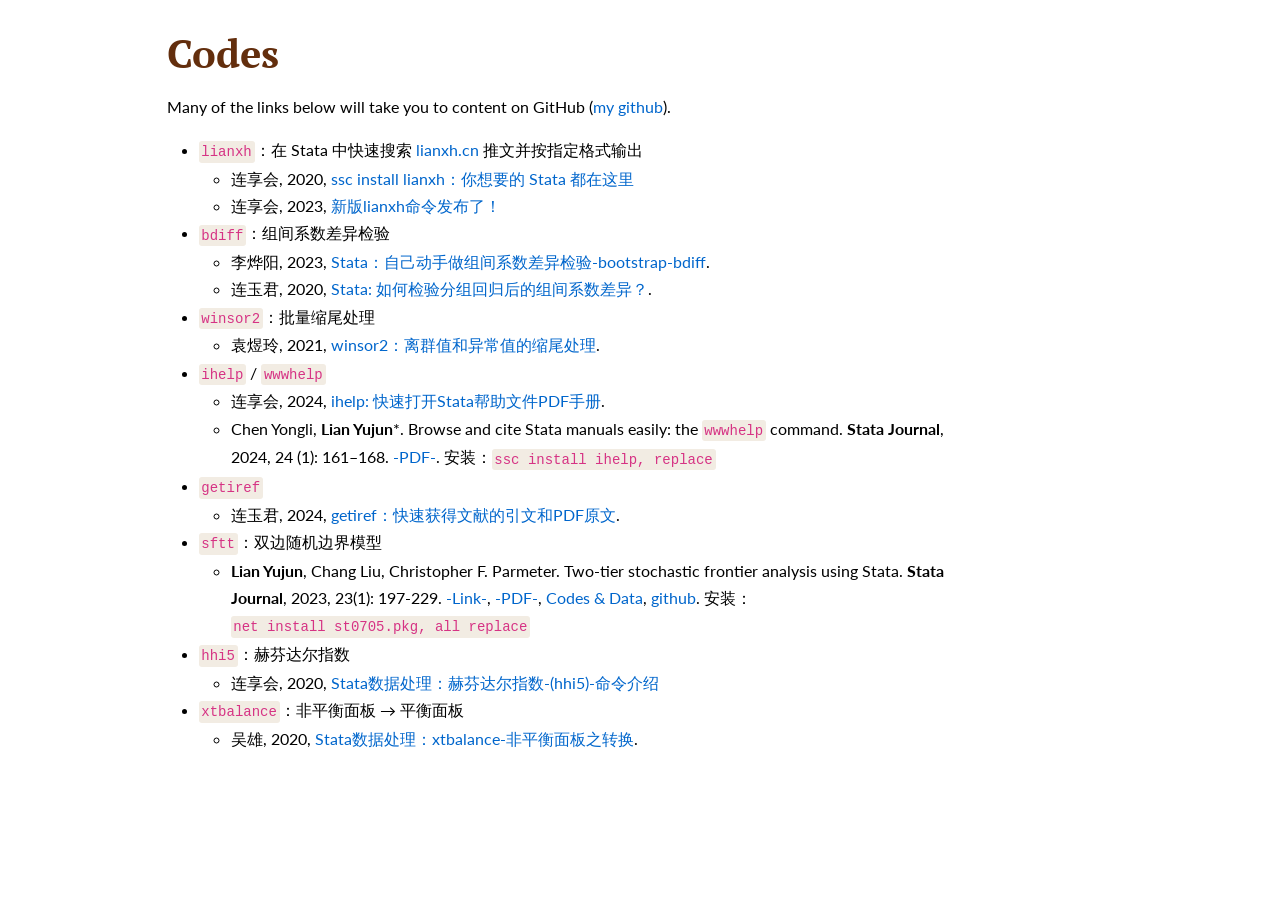
<file: docs/codes.html>
<!DOCTYPE html>
<html xmlns="http://www.w3.org/1999/xhtml" lang="en" xml:lang="en"><head>

<meta charset="utf-8">
<meta name="generator" content="quarto-1.8.25">

<meta name="viewport" content="width=device-width, initial-scale=1.0, user-scalable=yes">


<title>Codes – Yinuo Sun</title>
<style>
code{white-space: pre-wrap;}
span.smallcaps{font-variant: small-caps;}
div.columns{display: flex; gap: min(4vw, 1.5em);}
div.column{flex: auto; overflow-x: auto;}
div.hanging-indent{margin-left: 1.5em; text-indent: -1.5em;}
ul.task-list{list-style: none;}
ul.task-list li input[type="checkbox"] {
  width: 0.8em;
  margin: 0 0.8em 0.2em -1em; /* quarto-specific, see https://github.com/quarto-dev/quarto-cli/issues/4556 */ 
  vertical-align: middle;
}
</style>


<script src="site_libs/quarto-nav/quarto-nav.js"></script>
<script src="site_libs/clipboard/clipboard.min.js"></script>
<script src="site_libs/quarto-search/autocomplete.umd.js"></script>
<script src="site_libs/quarto-search/fuse.min.js"></script>
<script src="site_libs/quarto-search/quarto-search.js"></script>
<meta name="quarto:offset" content="./">
<script src="site_libs/quarto-html/quarto.js" type="module"></script>
<script src="site_libs/quarto-html/tabsets/tabsets.js" type="module"></script>
<script src="site_libs/quarto-html/axe/axe-check.js" type="module"></script>
<script src="site_libs/quarto-html/popper.min.js"></script>
<script src="site_libs/quarto-html/tippy.umd.min.js"></script>
<script src="site_libs/quarto-html/anchor.min.js"></script>
<link href="site_libs/quarto-html/tippy.css" rel="stylesheet">
<link href="site_libs/quarto-html/quarto-syntax-highlighting-919c7ec90743d9b1e9761dff04b41dfc.css" rel="stylesheet" id="quarto-text-highlighting-styles">
<script src="site_libs/bootstrap/bootstrap.min.js"></script>
<link href="site_libs/bootstrap/bootstrap-icons.css" rel="stylesheet">
<link href="site_libs/bootstrap/bootstrap-514b4b19e9d24a72632852b29f151577.min.css" rel="stylesheet" append-hash="true" id="quarto-bootstrap" data-mode="light">
<script id="quarto-search-options" type="application/json">{
  "location": "sidebar",
  "copy-button": false,
  "collapse-after": 3,
  "panel-placement": "start",
  "type": "textbox",
  "limit": 50,
  "keyboard-shortcut": [
    "f",
    "/",
    "s"
  ],
  "show-item-context": false,
  "language": {
    "search-no-results-text": "No results",
    "search-matching-documents-text": "matching documents",
    "search-copy-link-title": "Copy link to search",
    "search-hide-matches-text": "Hide additional matches",
    "search-more-match-text": "more match in this document",
    "search-more-matches-text": "more matches in this document",
    "search-clear-button-title": "Clear",
    "search-text-placeholder": "",
    "search-detached-cancel-button-title": "Cancel",
    "search-submit-button-title": "Submit",
    "search-label": "Search"
  }
}</script>


</head>

<body class="quarto-light">

<div id="quarto-search-results"></div>
<!-- content -->
<div id="quarto-content" class="quarto-container page-columns page-rows-contents page-layout-article">
<!-- sidebar -->
<!-- margin-sidebar -->
    <div id="quarto-margin-sidebar" class="sidebar margin-sidebar zindex-bottom">
        
    </div>
<!-- main -->
<main class="content" id="quarto-document-content">

<header id="title-block-header" class="quarto-title-block default">
<div class="quarto-title">
<h1 class="title">Codes</h1>
</div>



<div class="quarto-title-meta">

    
  
    
  </div>
  


</header>


<p>Many of the links below will take you to content on GitHub (<a href="https://github.com/arlionn">my github</a>).</p>
<ul>
<li><code>lianxh</code>：在 Stata 中快速搜索 <a href="https://www.lianxh.cn">lianxh.cn</a> 推文并按指定格式输出
<ul>
<li>连享会, 2020, <a href="https://www.lianxh.cn/details/233.html">ssc install lianxh：你想要的 Stata 都在这里</a></li>
<li>连享会, 2023, <a href="https://www.lianxh.cn/details/1296.html">新版lianxh命令发布了！</a></li>
</ul></li>
<li><code>bdiff</code>：组间系数差异检验
<ul>
<li>李烨阳, 2023, <a href="https://www.lianxh.cn/details/1286.html">Stata：自己动手做组间系数差异检验-bootstrap-bdiff</a>.</li>
<li>连玉君, 2020, <a href="https://www.lianxh.cn/details/19.html">Stata: 如何检验分组回归后的组间系数差异？</a>.</li>
</ul></li>
<li><code>winsor2</code>：批量缩尾处理
<ul>
<li>袁煜玲, 2021, <a href="https://www.lianxh.cn/details/562.html">winsor2：离群值和异常值的缩尾处理</a>.</li>
</ul></li>
<li><code>ihelp</code> / <code>wwwhelp</code>
<ul>
<li>连享会, 2024, <a href="https://www.lianxh.cn/details/1416.html">ihelp: 快速打开Stata帮助文件PDF手册</a>.</li>
<li>Chen Yongli, <strong>Lian Yujun</strong>*. Browse and cite Stata manuals easily: the <code>wwwhelp</code> command. <strong>Stata Journal</strong>, 2024, 24 (1): 161–168. <a href="https://file-lianxh.oss-cn-shenzhen.aliyuncs.com/Refs/LianPub/Chen-Lian-2024-SJ-wwwhelp-ihelp.pdf">-PDF-</a>. 安装：<code>ssc install ihelp, replace</code></li>
</ul></li>
<li><code>getiref</code>
<ul>
<li>连玉君, 2024, <a href="https://www.lianxh.cn/details/1382.html">getiref：快速获得文献的引文和PDF原文</a>.</li>
</ul></li>
<li><code>sftt</code>：双边随机边界模型
<ul>
<li><strong>Lian Yujun</strong>, Chang Liu, Christopher F. Parmeter. Two-tier stochastic frontier analysis using Stata. <strong>Stata Journal</strong>, 2023, 23(1): 197-229. <a href="https://journals.sagepub.com/doi/abs/10.1177/1536867X231162033">-Link-</a>, <a href="https://file.lianxh.cn/Refs/LianPub/Lian-2023-SJ-sftt-Two-tier-SFA.pdf">-PDF-</a>, <a href="https://gitee.com/arlionn/sftt">Codes &amp; Data</a>, <a href="https://github.com/arlionn/sftt">github</a>. 安装：<code>net install st0705.pkg, all replace</code></li>
</ul></li>
<li><code>hhi5</code>：赫芬达尔指数
<ul>
<li>连享会, 2020, <a href="https://www.lianxh.cn/details/327.html">Stata数据处理：赫芬达尔指数-(hhi5)-命令介绍</a></li>
</ul></li>
<li><code>xtbalance</code>：非平衡面板 → 平衡面板
<ul>
<li>吴雄, 2020, <a href="https://www.lianxh.cn/details/316.html">Stata数据处理：xtbalance-非平衡面板之转换</a>.</li>
</ul></li>
</ul>



</main> <!-- /main -->
<script id="quarto-html-after-body" type="application/javascript">
  window.document.addEventListener("DOMContentLoaded", function (event) {
    const icon = "";
    const anchorJS = new window.AnchorJS();
    anchorJS.options = {
      placement: 'right',
      icon: icon
    };
    anchorJS.add('.anchored');
    const isCodeAnnotation = (el) => {
      for (const clz of el.classList) {
        if (clz.startsWith('code-annotation-')) {                     
          return true;
        }
      }
      return false;
    }
    const onCopySuccess = function(e) {
      // button target
      const button = e.trigger;
      // don't keep focus
      button.blur();
      // flash "checked"
      button.classList.add('code-copy-button-checked');
      var currentTitle = button.getAttribute("title");
      button.setAttribute("title", "Copied!");
      let tooltip;
      if (window.bootstrap) {
        button.setAttribute("data-bs-toggle", "tooltip");
        button.setAttribute("data-bs-placement", "left");
        button.setAttribute("data-bs-title", "Copied!");
        tooltip = new bootstrap.Tooltip(button, 
          { trigger: "manual", 
            customClass: "code-copy-button-tooltip",
            offset: [0, -8]});
        tooltip.show();    
      }
      setTimeout(function() {
        if (tooltip) {
          tooltip.hide();
          button.removeAttribute("data-bs-title");
          button.removeAttribute("data-bs-toggle");
          button.removeAttribute("data-bs-placement");
        }
        button.setAttribute("title", currentTitle);
        button.classList.remove('code-copy-button-checked');
      }, 1000);
      // clear code selection
      e.clearSelection();
    }
    const getTextToCopy = function(trigger) {
      const outerScaffold = trigger.parentElement.cloneNode(true);
      const codeEl = outerScaffold.querySelector('code');
      for (const childEl of codeEl.children) {
        if (isCodeAnnotation(childEl)) {
          childEl.remove();
        }
      }
      return codeEl.innerText;
    }
    const clipboard = new window.ClipboardJS('.code-copy-button:not([data-in-quarto-modal])', {
      text: getTextToCopy
    });
    clipboard.on('success', onCopySuccess);
    if (window.document.getElementById('quarto-embedded-source-code-modal')) {
      const clipboardModal = new window.ClipboardJS('.code-copy-button[data-in-quarto-modal]', {
        text: getTextToCopy,
        container: window.document.getElementById('quarto-embedded-source-code-modal')
      });
      clipboardModal.on('success', onCopySuccess);
    }
      var localhostRegex = new RegExp(/^(?:http|https):\/\/localhost\:?[0-9]*\//);
      var mailtoRegex = new RegExp(/^mailto:/);
        var filterRegex = new RegExp("https:\/\/sunyinuo\.github\.io");
      var isInternal = (href) => {
          return filterRegex.test(href) || localhostRegex.test(href) || mailtoRegex.test(href);
      }
      // Inspect non-navigation links and adorn them if external
     var links = window.document.querySelectorAll('a[href]:not(.nav-link):not(.navbar-brand):not(.toc-action):not(.sidebar-link):not(.sidebar-item-toggle):not(.pagination-link):not(.no-external):not([aria-hidden]):not(.dropdown-item):not(.quarto-navigation-tool):not(.about-link)');
      for (var i=0; i<links.length; i++) {
        const link = links[i];
        if (!isInternal(link.href)) {
          // undo the damage that might have been done by quarto-nav.js in the case of
          // links that we want to consider external
          if (link.dataset.originalHref !== undefined) {
            link.href = link.dataset.originalHref;
          }
        }
      }
    function tippyHover(el, contentFn, onTriggerFn, onUntriggerFn) {
      const config = {
        allowHTML: true,
        maxWidth: 500,
        delay: 100,
        arrow: false,
        appendTo: function(el) {
            return el.parentElement;
        },
        interactive: true,
        interactiveBorder: 10,
        theme: 'quarto',
        placement: 'bottom-start',
      };
      if (contentFn) {
        config.content = contentFn;
      }
      if (onTriggerFn) {
        config.onTrigger = onTriggerFn;
      }
      if (onUntriggerFn) {
        config.onUntrigger = onUntriggerFn;
      }
      window.tippy(el, config); 
    }
    const noterefs = window.document.querySelectorAll('a[role="doc-noteref"]');
    for (var i=0; i<noterefs.length; i++) {
      const ref = noterefs[i];
      tippyHover(ref, function() {
        // use id or data attribute instead here
        let href = ref.getAttribute('data-footnote-href') || ref.getAttribute('href');
        try { href = new URL(href).hash; } catch {}
        const id = href.replace(/^#\/?/, "");
        const note = window.document.getElementById(id);
        if (note) {
          return note.innerHTML;
        } else {
          return "";
        }
      });
    }
    const xrefs = window.document.querySelectorAll('a.quarto-xref');
    const processXRef = (id, note) => {
      // Strip column container classes
      const stripColumnClz = (el) => {
        el.classList.remove("page-full", "page-columns");
        if (el.children) {
          for (const child of el.children) {
            stripColumnClz(child);
          }
        }
      }
      stripColumnClz(note)
      if (id === null || id.startsWith('sec-')) {
        // Special case sections, only their first couple elements
        const container = document.createElement("div");
        if (note.children && note.children.length > 2) {
          container.appendChild(note.children[0].cloneNode(true));
          for (let i = 1; i < note.children.length; i++) {
            const child = note.children[i];
            if (child.tagName === "P" && child.innerText === "") {
              continue;
            } else {
              container.appendChild(child.cloneNode(true));
              break;
            }
          }
          if (window.Quarto?.typesetMath) {
            window.Quarto.typesetMath(container);
          }
          return container.innerHTML
        } else {
          if (window.Quarto?.typesetMath) {
            window.Quarto.typesetMath(note);
          }
          return note.innerHTML;
        }
      } else {
        // Remove any anchor links if they are present
        const anchorLink = note.querySelector('a.anchorjs-link');
        if (anchorLink) {
          anchorLink.remove();
        }
        if (window.Quarto?.typesetMath) {
          window.Quarto.typesetMath(note);
        }
        if (note.classList.contains("callout")) {
          return note.outerHTML;
        } else {
          return note.innerHTML;
        }
      }
    }
    for (var i=0; i<xrefs.length; i++) {
      const xref = xrefs[i];
      tippyHover(xref, undefined, function(instance) {
        instance.disable();
        let url = xref.getAttribute('href');
        let hash = undefined; 
        if (url.startsWith('#')) {
          hash = url;
        } else {
          try { hash = new URL(url).hash; } catch {}
        }
        if (hash) {
          const id = hash.replace(/^#\/?/, "");
          const note = window.document.getElementById(id);
          if (note !== null) {
            try {
              const html = processXRef(id, note.cloneNode(true));
              instance.setContent(html);
            } finally {
              instance.enable();
              instance.show();
            }
          } else {
            // See if we can fetch this
            fetch(url.split('#')[0])
            .then(res => res.text())
            .then(html => {
              const parser = new DOMParser();
              const htmlDoc = parser.parseFromString(html, "text/html");
              const note = htmlDoc.getElementById(id);
              if (note !== null) {
                const html = processXRef(id, note);
                instance.setContent(html);
              } 
            }).finally(() => {
              instance.enable();
              instance.show();
            });
          }
        } else {
          // See if we can fetch a full url (with no hash to target)
          // This is a special case and we should probably do some content thinning / targeting
          fetch(url)
          .then(res => res.text())
          .then(html => {
            const parser = new DOMParser();
            const htmlDoc = parser.parseFromString(html, "text/html");
            const note = htmlDoc.querySelector('main.content');
            if (note !== null) {
              // This should only happen for chapter cross references
              // (since there is no id in the URL)
              // remove the first header
              if (note.children.length > 0 && note.children[0].tagName === "HEADER") {
                note.children[0].remove();
              }
              const html = processXRef(null, note);
              instance.setContent(html);
            } 
          }).finally(() => {
            instance.enable();
            instance.show();
          });
        }
      }, function(instance) {
      });
    }
        let selectedAnnoteEl;
        const selectorForAnnotation = ( cell, annotation) => {
          let cellAttr = 'data-code-cell="' + cell + '"';
          let lineAttr = 'data-code-annotation="' +  annotation + '"';
          const selector = 'span[' + cellAttr + '][' + lineAttr + ']';
          return selector;
        }
        const selectCodeLines = (annoteEl) => {
          const doc = window.document;
          const targetCell = annoteEl.getAttribute("data-target-cell");
          const targetAnnotation = annoteEl.getAttribute("data-target-annotation");
          const annoteSpan = window.document.querySelector(selectorForAnnotation(targetCell, targetAnnotation));
          const lines = annoteSpan.getAttribute("data-code-lines").split(",");
          const lineIds = lines.map((line) => {
            return targetCell + "-" + line;
          })
          let top = null;
          let height = null;
          let parent = null;
          if (lineIds.length > 0) {
              //compute the position of the single el (top and bottom and make a div)
              const el = window.document.getElementById(lineIds[0]);
              top = el.offsetTop;
              height = el.offsetHeight;
              parent = el.parentElement.parentElement;
            if (lineIds.length > 1) {
              const lastEl = window.document.getElementById(lineIds[lineIds.length - 1]);
              const bottom = lastEl.offsetTop + lastEl.offsetHeight;
              height = bottom - top;
            }
            if (top !== null && height !== null && parent !== null) {
              // cook up a div (if necessary) and position it 
              let div = window.document.getElementById("code-annotation-line-highlight");
              if (div === null) {
                div = window.document.createElement("div");
                div.setAttribute("id", "code-annotation-line-highlight");
                div.style.position = 'absolute';
                parent.appendChild(div);
              }
              div.style.top = top - 2 + "px";
              div.style.height = height + 4 + "px";
              div.style.left = 0;
              let gutterDiv = window.document.getElementById("code-annotation-line-highlight-gutter");
              if (gutterDiv === null) {
                gutterDiv = window.document.createElement("div");
                gutterDiv.setAttribute("id", "code-annotation-line-highlight-gutter");
                gutterDiv.style.position = 'absolute';
                const codeCell = window.document.getElementById(targetCell);
                const gutter = codeCell.querySelector('.code-annotation-gutter');
                gutter.appendChild(gutterDiv);
              }
              gutterDiv.style.top = top - 2 + "px";
              gutterDiv.style.height = height + 4 + "px";
            }
            selectedAnnoteEl = annoteEl;
          }
        };
        const unselectCodeLines = () => {
          const elementsIds = ["code-annotation-line-highlight", "code-annotation-line-highlight-gutter"];
          elementsIds.forEach((elId) => {
            const div = window.document.getElementById(elId);
            if (div) {
              div.remove();
            }
          });
          selectedAnnoteEl = undefined;
        };
          // Handle positioning of the toggle
      window.addEventListener(
        "resize",
        throttle(() => {
          elRect = undefined;
          if (selectedAnnoteEl) {
            selectCodeLines(selectedAnnoteEl);
          }
        }, 10)
      );
      function throttle(fn, ms) {
      let throttle = false;
      let timer;
        return (...args) => {
          if(!throttle) { // first call gets through
              fn.apply(this, args);
              throttle = true;
          } else { // all the others get throttled
              if(timer) clearTimeout(timer); // cancel #2
              timer = setTimeout(() => {
                fn.apply(this, args);
                timer = throttle = false;
              }, ms);
          }
        };
      }
        // Attach click handler to the DT
        const annoteDls = window.document.querySelectorAll('dt[data-target-cell]');
        for (const annoteDlNode of annoteDls) {
          annoteDlNode.addEventListener('click', (event) => {
            const clickedEl = event.target;
            if (clickedEl !== selectedAnnoteEl) {
              unselectCodeLines();
              const activeEl = window.document.querySelector('dt[data-target-cell].code-annotation-active');
              if (activeEl) {
                activeEl.classList.remove('code-annotation-active');
              }
              selectCodeLines(clickedEl);
              clickedEl.classList.add('code-annotation-active');
            } else {
              // Unselect the line
              unselectCodeLines();
              clickedEl.classList.remove('code-annotation-active');
            }
          });
        }
    const findCites = (el) => {
      const parentEl = el.parentElement;
      if (parentEl) {
        const cites = parentEl.dataset.cites;
        if (cites) {
          return {
            el,
            cites: cites.split(' ')
          };
        } else {
          return findCites(el.parentElement)
        }
      } else {
        return undefined;
      }
    };
    var bibliorefs = window.document.querySelectorAll('a[role="doc-biblioref"]');
    for (var i=0; i<bibliorefs.length; i++) {
      const ref = bibliorefs[i];
      const citeInfo = findCites(ref);
      if (citeInfo) {
        tippyHover(citeInfo.el, function() {
          var popup = window.document.createElement('div');
          citeInfo.cites.forEach(function(cite) {
            var citeDiv = window.document.createElement('div');
            citeDiv.classList.add('hanging-indent');
            citeDiv.classList.add('csl-entry');
            var biblioDiv = window.document.getElementById('ref-' + cite);
            if (biblioDiv) {
              citeDiv.innerHTML = biblioDiv.innerHTML;
            }
            popup.appendChild(citeDiv);
          });
          return popup.innerHTML;
        });
      }
    }
  });
  </script>
</div> <!-- /content -->




</body></html>
</file>
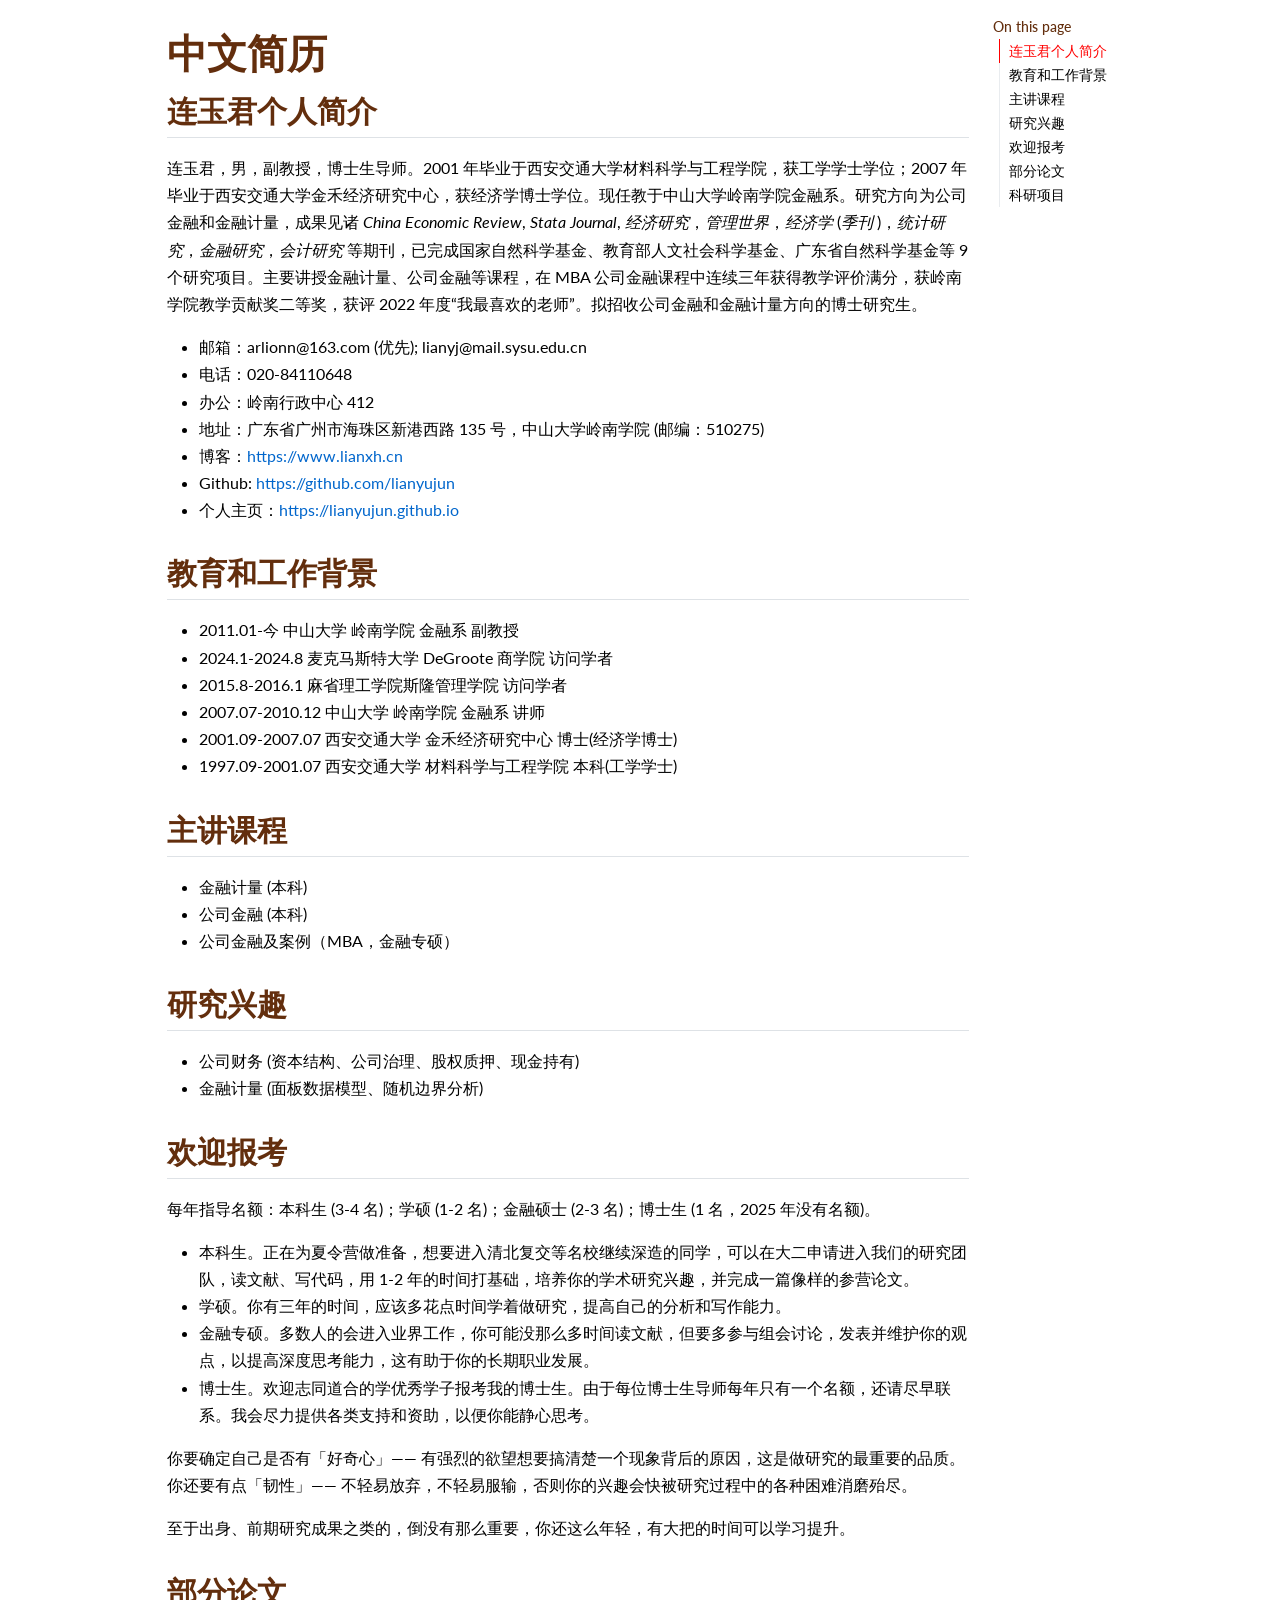
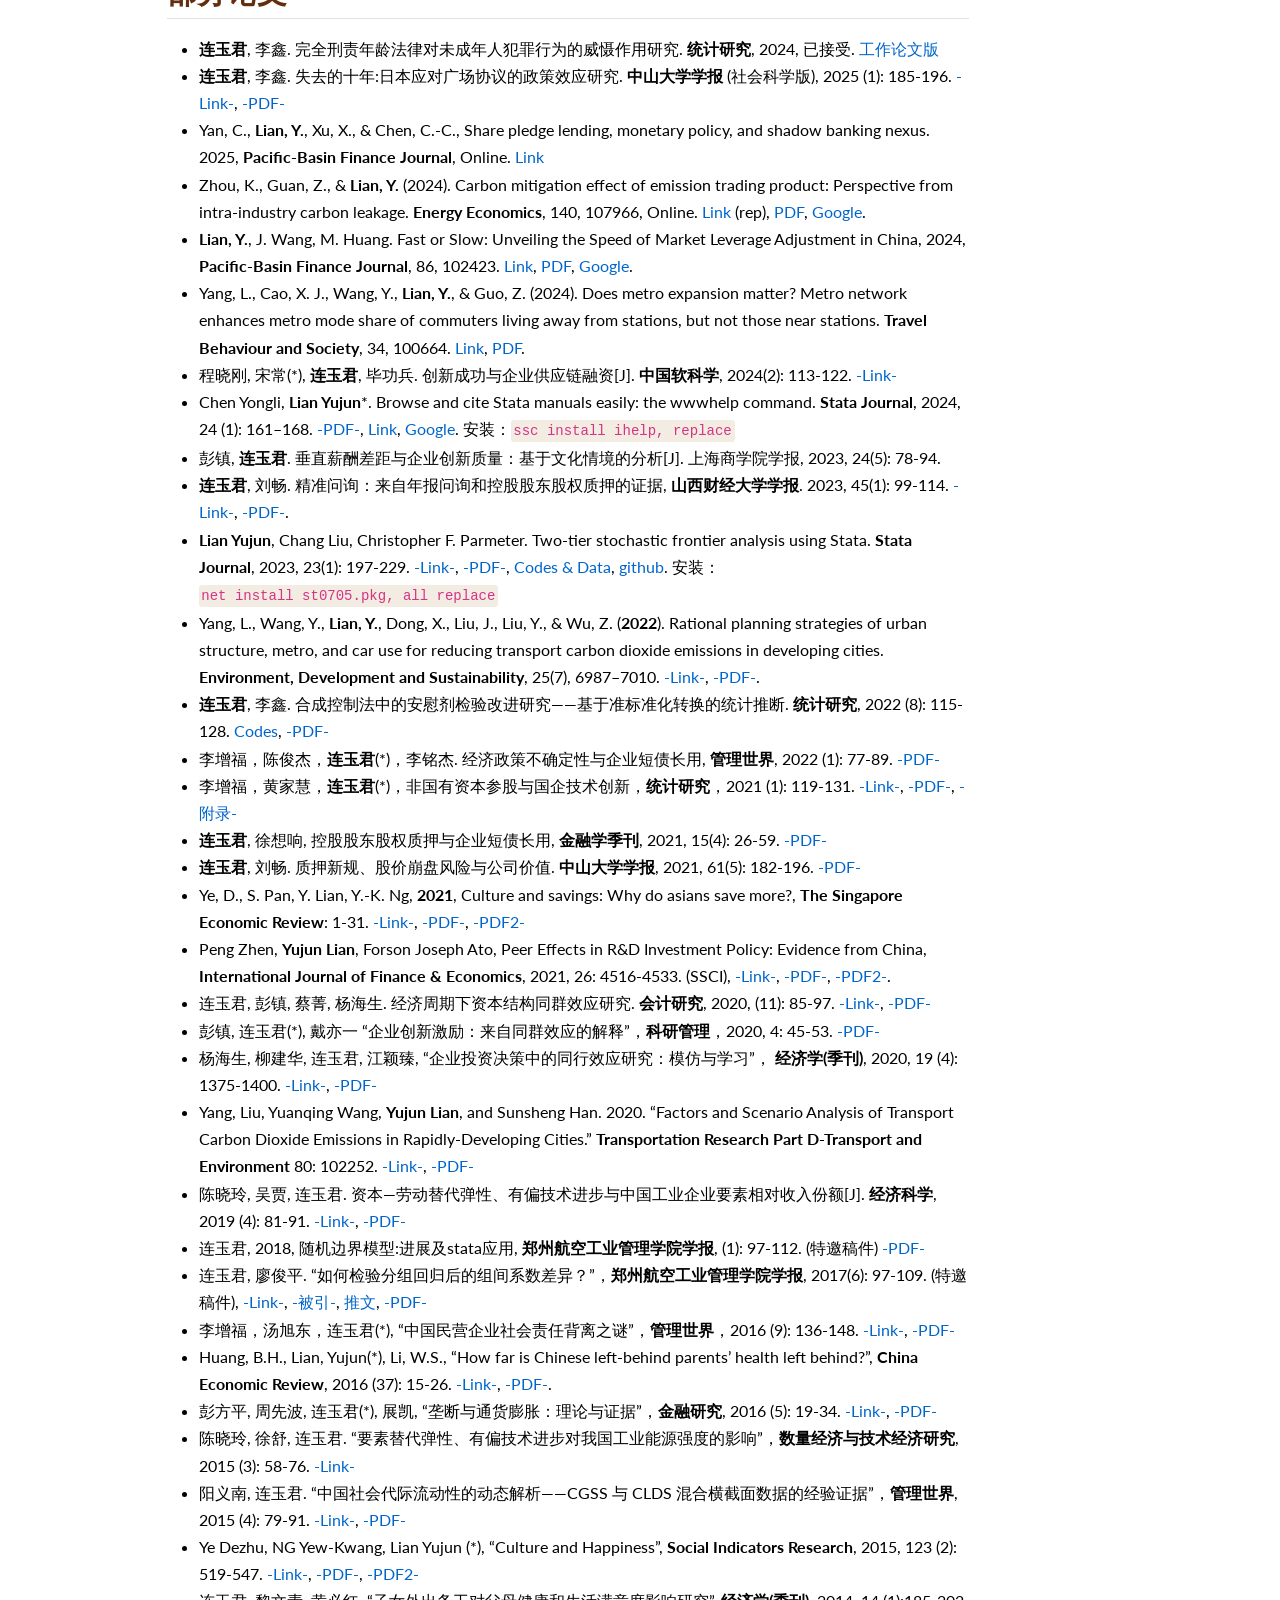
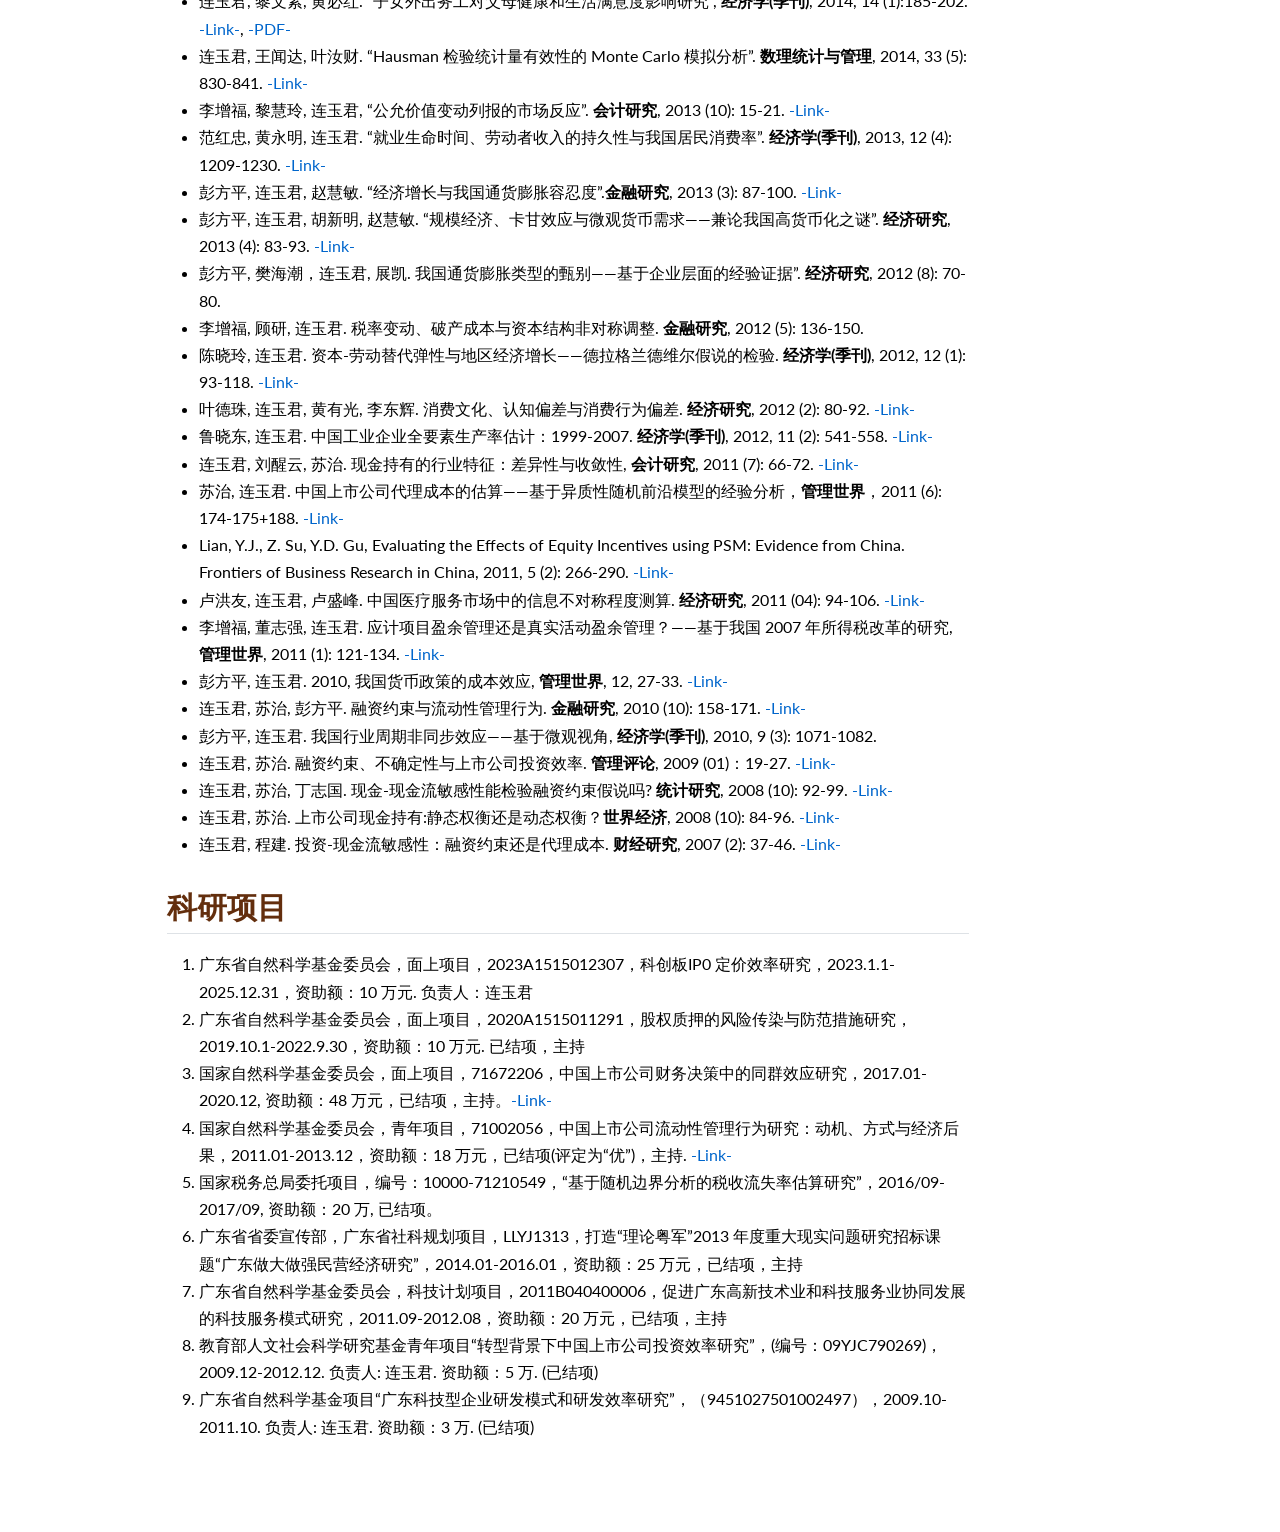
<file: docs/CV.html>
<!DOCTYPE html>
<html xmlns="http://www.w3.org/1999/xhtml" lang="en" xml:lang="en"><head>

<meta charset="utf-8">
<meta name="generator" content="quarto-1.8.25">

<meta name="viewport" content="width=device-width, initial-scale=1.0, user-scalable=yes">


<title>中文简历 – Yinuo Sun</title>
<style>
code{white-space: pre-wrap;}
span.smallcaps{font-variant: small-caps;}
div.columns{display: flex; gap: min(4vw, 1.5em);}
div.column{flex: auto; overflow-x: auto;}
div.hanging-indent{margin-left: 1.5em; text-indent: -1.5em;}
ul.task-list{list-style: none;}
ul.task-list li input[type="checkbox"] {
  width: 0.8em;
  margin: 0 0.8em 0.2em -1em; /* quarto-specific, see https://github.com/quarto-dev/quarto-cli/issues/4556 */ 
  vertical-align: middle;
}
</style>


<script src="site_libs/quarto-nav/quarto-nav.js"></script>
<script src="site_libs/clipboard/clipboard.min.js"></script>
<script src="site_libs/quarto-search/autocomplete.umd.js"></script>
<script src="site_libs/quarto-search/fuse.min.js"></script>
<script src="site_libs/quarto-search/quarto-search.js"></script>
<meta name="quarto:offset" content="./">
<script src="site_libs/quarto-html/quarto.js" type="module"></script>
<script src="site_libs/quarto-html/tabsets/tabsets.js" type="module"></script>
<script src="site_libs/quarto-html/axe/axe-check.js" type="module"></script>
<script src="site_libs/quarto-html/popper.min.js"></script>
<script src="site_libs/quarto-html/tippy.umd.min.js"></script>
<script src="site_libs/quarto-html/anchor.min.js"></script>
<link href="site_libs/quarto-html/tippy.css" rel="stylesheet">
<link href="site_libs/quarto-html/quarto-syntax-highlighting-919c7ec90743d9b1e9761dff04b41dfc.css" rel="stylesheet" id="quarto-text-highlighting-styles">
<script src="site_libs/bootstrap/bootstrap.min.js"></script>
<link href="site_libs/bootstrap/bootstrap-icons.css" rel="stylesheet">
<link href="site_libs/bootstrap/bootstrap-514b4b19e9d24a72632852b29f151577.min.css" rel="stylesheet" append-hash="true" id="quarto-bootstrap" data-mode="light">
<script id="quarto-search-options" type="application/json">{
  "location": "sidebar",
  "copy-button": false,
  "collapse-after": 3,
  "panel-placement": "start",
  "type": "textbox",
  "limit": 50,
  "keyboard-shortcut": [
    "f",
    "/",
    "s"
  ],
  "show-item-context": false,
  "language": {
    "search-no-results-text": "No results",
    "search-matching-documents-text": "matching documents",
    "search-copy-link-title": "Copy link to search",
    "search-hide-matches-text": "Hide additional matches",
    "search-more-match-text": "more match in this document",
    "search-more-matches-text": "more matches in this document",
    "search-clear-button-title": "Clear",
    "search-text-placeholder": "",
    "search-detached-cancel-button-title": "Cancel",
    "search-submit-button-title": "Submit",
    "search-label": "Search"
  }
}</script>


</head>

<body class="quarto-light">

<div id="quarto-search-results"></div>
<!-- content -->
<div id="quarto-content" class="quarto-container page-columns page-rows-contents page-layout-article">
<!-- sidebar -->
<!-- margin-sidebar -->
    <div id="quarto-margin-sidebar" class="sidebar margin-sidebar">
        <nav id="TOC" role="doc-toc" class="toc-active">
    <h2 id="toc-title">On this page</h2>
   
  <ul>
  <li><a href="#连玉君个人简介" id="toc-连玉君个人简介" class="nav-link active" data-scroll-target="#连玉君个人简介">连玉君个人简介</a></li>
  <li><a href="#教育和工作背景" id="toc-教育和工作背景" class="nav-link" data-scroll-target="#教育和工作背景">教育和工作背景</a></li>
  <li><a href="#主讲课程" id="toc-主讲课程" class="nav-link" data-scroll-target="#主讲课程">主讲课程</a></li>
  <li><a href="#研究兴趣" id="toc-研究兴趣" class="nav-link" data-scroll-target="#研究兴趣">研究兴趣</a></li>
  <li><a href="#欢迎报考" id="toc-欢迎报考" class="nav-link" data-scroll-target="#欢迎报考">欢迎报考</a></li>
  <li><a href="#部分论文" id="toc-部分论文" class="nav-link" data-scroll-target="#部分论文">部分论文</a></li>
  <li><a href="#科研项目" id="toc-科研项目" class="nav-link" data-scroll-target="#科研项目">科研项目</a></li>
  </ul>
</nav>
    </div>
<!-- main -->
<main class="content" id="quarto-document-content">

<header id="title-block-header" class="quarto-title-block default">
<div class="quarto-title">
<h1 class="title">中文简历</h1>
</div>



<div class="quarto-title-meta">

    
  
    
  </div>
  


</header>


<section id="连玉君个人简介" class="level2">
<h2 class="anchored" data-anchor-id="连玉君个人简介">连玉君个人简介</h2>
<p>连玉君，男，副教授，博士生导师。2001 年毕业于西安交通大学材料科学与工程学院，获工学学士学位；2007 年毕业于西安交通大学金禾经济研究中心，获经济学博士学位。现任教于中山大学岭南学院金融系。研究方向为公司金融和金融计量，成果见诸 <em>China Economic Review</em>, <em>Stata Journal</em>, <em>经济研究</em>，<em>管理世界</em>，<em>经济学</em> (<em>季刊</em> )，<em>统计研究</em>，<em>金融研究</em>，<em>会计研究</em> 等期刊，已完成国家自然科学基金、教育部人文社会科学基金、广东省自然科学基金等 9 个研究项目。主要讲授金融计量、公司金融等课程，在 MBA 公司金融课程中连续三年获得教学评价满分，获岭南学院教学贡献奖二等奖，获评 2022 年度“我最喜欢的老师”。拟招收公司金融和金融计量方向的博士研究生。</p>
<ul>
<li>邮箱：arlionn@163.com (优先); lianyj@mail.sysu.edu.cn</li>
<li>电话：020-84110648</li>
<li>办公：岭南行政中心 412</li>
<li>地址：广东省广州市海珠区新港西路 135 号，中山大学岭南学院 (邮编：510275)</li>
<li>博客：<a href="https://www.lianxh.cn" class="uri">https://www.lianxh.cn</a></li>
<li>Github: <a href="https://github.com/lianyujun" class="uri">https://github.com/lianyujun</a></li>
<li>个人主页：<a href="https://lianyujun.github.io" class="uri">https://lianyujun.github.io</a></li>
</ul>
</section>
<section id="教育和工作背景" class="level2">
<h2 class="anchored" data-anchor-id="教育和工作背景">教育和工作背景</h2>
<ul>
<li>2011.01-今 中山大学 岭南学院 金融系 副教授</li>
<li>2024.1-2024.8 麦克马斯特大学 DeGroote 商学院 访问学者</li>
<li>2015.8-2016.1 麻省理工学院斯隆管理学院 访问学者</li>
<li>2007.07-2010.12 中山大学 岭南学院 金融系 讲师</li>
<li>2001.09-2007.07 西安交通大学 金禾经济研究中心 博士(经济学博士)</li>
<li>1997.09-2001.07 西安交通大学 材料科学与工程学院 本科(工学学士)</li>
</ul>
</section>
<section id="主讲课程" class="level2">
<h2 class="anchored" data-anchor-id="主讲课程">主讲课程</h2>
<ul>
<li>金融计量 (本科)</li>
<li>公司金融 (本科)</li>
<li>公司金融及案例（MBA，金融专硕）</li>
</ul>
</section>
<section id="研究兴趣" class="level2">
<h2 class="anchored" data-anchor-id="研究兴趣">研究兴趣</h2>
<ul>
<li>公司财务 (资本结构、公司治理、股权质押、现金持有)</li>
<li>金融计量 (面板数据模型、随机边界分析)</li>
</ul>
</section>
<section id="欢迎报考" class="level2">
<h2 class="anchored" data-anchor-id="欢迎报考">欢迎报考</h2>
<p>每年指导名额：本科生 (3-4 名)；学硕 (1-2 名)；金融硕士 (2-3 名)；博士生 (1 名，2025 年没有名额)。</p>
<ul>
<li>本科生。正在为夏令营做准备，想要进入清北复交等名校继续深造的同学，可以在大二申请进入我们的研究团队，读文献、写代码，用 1-2 年的时间打基础，培养你的学术研究兴趣，并完成一篇像样的参营论文。</li>
<li>学硕。你有三年的时间，应该多花点时间学着做研究，提高自己的分析和写作能力。</li>
<li>金融专硕。多数人的会进入业界工作，你可能没那么多时间读文献，但要多参与组会讨论，发表并维护你的观点，以提高深度思考能力，这有助于你的长期职业发展。</li>
<li>博士生。欢迎志同道合的学优秀学子报考我的博士生。由于每位博士生导师每年只有一个名额，还请尽早联系。我会尽力提供各类支持和资助，以便你能静心思考。</li>
</ul>
<p>你要确定自己是否有「好奇心」—— 有强烈的欲望想要搞清楚一个现象背后的原因，这是做研究的最重要的品质。你还要有点「韧性」—— 不轻易放弃，不轻易服输，否则你的兴趣会快被研究过程中的各种困难消磨殆尽。</p>
<p>至于出身、前期研究成果之类的，倒没有那么重要，你还这么年轻，有大把的时间可以学习提升。</p>
</section>
<section id="部分论文" class="level2">
<h2 class="anchored" data-anchor-id="部分论文">部分论文</h2>
<ul>
<li><strong>连玉君</strong>, 李鑫. 完全刑责年龄法律对未成年人犯罪行为的威慑作用研究. <strong>统计研究</strong>, 2024, 已接受. <a href="https://file-lianxh.oss-cn-shenzhen.aliyuncs.com/Refs/LianPub/%E8%BF%9E%E7%8E%89%E5%90%9B-%E6%9D%8E%E9%91%AB-2024-%E7%BB%9F%E8%AE%A1%E7%A0%94%E7%A9%B6-RDD-%E6%9C%AA%E6%88%90%E5%B9%B4%E4%BA%BA.pdf">工作论文版</a></li>
<li><strong>连玉君</strong>, 李鑫. 失去的十年:日本应对广场协议的政策效应研究. <strong>中山大学学报</strong> (社会科学版), 2025 (1): 185-196. <a href="https://link.cnki.net/doi/10.13471/j.cnki.jsysusse.2025.01.020">-Link-</a>, <a href="https://bar.cnki.net/bar/download/order?id=Pmp%2F5es3RB81cmauPwpbvsPMJcfwHgIZAnUyOJG6Kdog%2BHL%2FGFrGhKahW4YGMC%2BS9rApGw1Kn1Osj2RxbQfKvjCe6SDJA%2FE4K5lDg6WoZeh7b5mY%2FmsIpB5E%2FKF94iQVwddxEU3rL3oTHoiWc6PitFK57xT%2B8LhM%2BfEqYWvBGm0igmLMld3nSvbU4a5%2BOkNaUlSU0HSLnl9m7MwOtW%2FIk9GlczRq40icS9q1bpEM6d9lgv7q8C%2BP7FPVW3hwYPcqveGzrp%2B41EH7caBaJ8FVkg%3D%3D">-PDF-</a></li>
<li>Yan, C., <strong>Lian, Y.</strong>, Xu, X., &amp; Chen, C.-C., Share pledge lending, monetary policy, and shadow banking nexus. 2025, <strong>Pacific-Basin Finance Journal</strong>, Online. <a href="https://doi.org/10.1016/j.pacfin.2025.102772">Link</a></li>
<li>Zhou, K., Guan, Z., &amp; <strong>Lian, Y.</strong> (2024). Carbon mitigation effect of emission trading product: Perspective from intra-industry carbon leakage. <strong>Energy Economics</strong>, 140, 107966, Online. <a href="https://doi.org/10.1016/j.eneco.2024.107966">Link</a> (rep), <a href="https://file-lianxh.oss-cn-shenzhen.aliyuncs.com/Refs/LianPub/Lian-2024-EE_Preproof.pdf">PDF</a>, <a href="https://scholar.google.com/scholar?q=Carbon%20mitigation%20effect%20of%20emission%20trading%20product:%20Perspective%20from%20intra-industry%20carbon%20leakage">Google</a>.</li>
<li><strong>Lian, Y.</strong>, J. Wang, M. Huang. Fast or Slow: Unveiling the Speed of Market Leverage Adjustment in China, 2024, <strong>Pacific-Basin Finance Journal</strong>, 86, 102423. <a href="https://doi.org/10.1016/j.pacfin.2024.102423">Link</a>, <a href="https://file-lianxh.oss-cn-shenzhen.aliyuncs.com/Refs/LianPub/Lian_2024_Fast_or_slow_Unveiling_the_speed_of_market_leverage_adjustment_in_China.pdf">PDF</a>, <a href="https://scholar.google.com/scholar?q=Fast%20or%20slow:%20Unveiling%20the%20speed%20of%20market%20leverage%20adjustment%20in%20China">Google</a>.</li>
<li>Yang, L., Cao, X. J., Wang, Y., <strong>Lian, Y.</strong>, &amp; Guo, Z. (2024). Does metro expansion matter? Metro network enhances metro mode share of commuters living away from stations, but not those near stations. <strong>Travel Behaviour and Society</strong>, 34, 100664. <a href="https://doi.org/10.1016/j.tbs.2023.100664">Link</a>, <a href="https://file-lianxh.oss-cn-shenzhen.aliyuncs.com/Refs/LianPub/Yang_Lian_2024_TBS.pdf">PDF</a>.</li>
<li>程晓刚, 宋常(*), <strong>连玉君</strong>, 毕功兵. 创新成功与企业供应链融资[J]. <strong>中国软科学</strong>, 2024(2): 113-122. <a href="https://kns.cnki.net/kcms2/article/abstract?v=ifIT5_n5_GfsqAytcOFCtKtj3A3Ye2M3_9RBgXUpgnhGuce7Awmik5x9zVhSYfbQyEvQrpnA9vn4AttiF0kfsYgAFfIovjC_oeJJuO2YG7aA3ABB3IoGwXR8R9n0lREGvz3EJ3tcLM8Y3ekH7JFdlpgV2VUjnovy_2sYLNwwuPk=&amp;uniplatform=NZKPT">-Link-</a></li>
<li>Chen Yongli, <strong>Lian Yujun</strong>*. Browse and cite Stata manuals easily: the wwwhelp command. <strong>Stata Journal</strong>, 2024, 24 (1): 161–168. <a href="https://file-lianxh.oss-cn-shenzhen.aliyuncs.com/Refs/LianPub/Chen-Lian-2024-SJ-wwwhelp-ihelp.pdf">-PDF-</a>, <a href="https://doi.org/10.1177/1536867X241233676">Link</a>, <a href="https://scholar.google.com/scholar?q=Browse%20and%20cite%20Stata%20manuals%20easily:%20The%20wwwhelp%20command">Google</a>. 安装：<code>ssc install ihelp, replace</code></li>
<li>彭镇, <strong>连玉君</strong>. 垂直薪酬差距与企业创新质量：基于文化情境的分析[J]. 上海商学院学报, 2023, 24(5): 78-94.</li>
<li><strong>连玉君</strong>, 刘畅. 精准问询：来自年报问询和控股股东股权质押的证据, <strong>山西财经大学学报</strong>. 2023, 45(1): 99-114. <a href="https://d.wanfangdata.com.cn/periodical/sxcjdxxb202301008">-Link-</a>, <a href="https://file-lianxh.oss-cn-shenzhen.aliyuncs.com/Refs/LianPub/%E8%BF%9E%E7%8E%89%E5%90%9B-%E5%88%98%E7%95%85-2023-%E7%B2%BE%E5%87%86%E9%97%AE%E8%AF%A2_%E6%9D%A5%E8%87%AA%E5%B9%B4%E6%8A%A5%E9%97%AE%E8%AF%A2%E5%92%8C%E6%8E%A7%E8%82%A1%E8%82%A1%E4%B8%9C%E8%82%A1%E6%9D%83%E8%B4%A8%E6%8A%BC%E7%9A%84%E8%AF%81%E6%8D%AE.pdf">-PDF-</a>.</li>
<li><strong>Lian Yujun</strong>, Chang Liu, Christopher F. Parmeter. Two-tier stochastic frontier analysis using Stata. <strong>Stata Journal</strong>, 2023, 23(1): 197-229. <a href="https://journals.sagepub.com/doi/abs/10.1177/1536867X231162033">-Link-</a>, <a href="https://file.lianxh.cn/Refs/LianPub/Lian-2023-SJ-sftt-Two-tier-SFA.pdf">-PDF-</a>, <a href="https://gitee.com/arlionn/sftt">Codes &amp; Data</a>, <a href="https://github.com/arlionn/sftt">github</a>. 安装：<code>net install st0705.pkg, all replace</code></li>
<li>Yang, L., Wang, Y., <strong>Lian, Y.</strong>, Dong, X., Liu, J., Liu, Y., &amp; Wu, Z. (<strong>2022</strong>). Rational planning strategies of urban structure, metro, and car use for reducing transport carbon dioxide emissions in developing cities. <strong>Environment, Development and Sustainability</strong>, 25(7), 6987–7010. <a href="https://doi.org/10.1007/s10668-022-02344-0">-Link-</a>, <a href="https://link.springer.com/content/pdf/10.1007/s10668-022-02344-0.pdf">-PDF-</a>.</li>
<li><strong>连玉君</strong>, 李鑫. 合成控制法中的安慰剂检验改进研究——基于准标准化转换的统计推断. <strong>统计研究</strong>, 2022 (8): 115-128. <a href="https://gitee.com/arlionn/synthsd">Codes</a>, <a href="https://file-lianxh.oss-cn-shenzhen.aliyuncs.com/Refs/LianPub/%E8%BF%9E%E7%8E%89%E5%90%9B-%E6%9D%8E%E9%91%AB-2022-%E7%BB%9F%E8%AE%A1%E7%A0%94%E7%A9%B6-%E6%A0%A1%E6%A0%B7-%E9%9D%9E%E6%AD%A3%E5%BC%8F%E7%89%88.pdf">-PDF-</a></li>
<li>李增福，陈俊杰，<strong>连玉君</strong>(*)，李铭杰. 经济政策不确定性与企业短债长用, <strong>管理世界</strong>, 2022 (1): 77-89. <a href="https://file-lianxh.oss-cn-shenzhen.aliyuncs.com/Refs/LianPub/%E6%9D%8E%E5%A2%9E%E7%A6%8F-%E8%BF%9E%E7%8E%89%E5%90%9B-2022-%E7%AE%A1%E7%90%86%E4%B8%96%E7%95%8C-%E7%BB%8F%E6%B5%8E%E6%94%BF%E7%AD%96%E4%B8%8D%E7%A1%AE%E5%AE%9A%E6%80%A7%E4%B8%8E%E4%BC%81%E4%B8%9A%E7%9F%AD%E5%80%BA%E9%95%BF%E7%94%A8.pdf">-PDF-</a></li>
<li>李增福，黄家慧，<strong>连玉君</strong>(*)，非国有资本参股与国企技术创新，<strong>统计研究</strong>，2021 (1): 119-131. <a href="https://t.cnki.net/kcms/detail?v=X6oIUGaNdGl02O8hLreyMfQ1AB_lc7oZyruBxG73K9OVEB6dr7g6N2LQ1UIioRWcfRv5Ih1EskkwhzyU6x-XF-fvlUvmr2hJwiEvVfIzYhBskUjtHXBQNfai1jy4bto0&amp;uniplatform=NZKPT">-Link-</a>, <a href="https://file-lianxh.oss-cn-shenzhen.aliyuncs.com/Refs/LianPub/%E6%9D%8E%E5%A2%9E%E7%A6%8F-%E8%BF%9E%E7%8E%89%E5%90%9B-2021-%E5%B8%A6%E5%B0%81%E9%9D%A2-%E7%BB%9F%E8%AE%A1%E7%A0%94%E7%A9%B6-%E9%9D%9E%E5%9B%BD%E6%9C%89%E8%B5%84%E6%9C%AC%E5%8F%82%E8%82%A1%E4%B8%8E%E5%9B%BD%E4%BC%81%E6%8A%80%E6%9C%AF%E5%88%9B%E6%96%B0.pdf">-PDF-</a>, <a href="https://file-lianxh.oss-cn-shenzhen.aliyuncs.com/Refs/LianPub/%E6%9D%8E%E5%A2%9E%E7%A6%8F-%E8%BF%9E%E7%8E%89%E5%90%9B-2021-%E9%99%84%E5%BD%95-%E7%BB%9F%E8%AE%A1%E7%A0%94%E7%A9%B6-%E9%9D%9E%E5%9B%BD%E6%9C%89%E8%B5%84%E6%9C%AC%E5%8F%82%E8%82%A1%E4%B8%8E%E5%9B%BD%E4%BC%81%E6%8A%80%E6%9C%AF%E5%88%9B%E6%96%B0.pdf">-附录-</a></li>
<li><strong>连玉君</strong>, 徐想响, 控股股东股权质押与企业短债长用, <strong>金融学季刊</strong>, 2021, 15(4): 26-59. <a href="https://file-lianxh.oss-cn-shenzhen.aliyuncs.com/Refs/LianPub/%E8%BF%9E%E7%8E%89%E5%90%9B-2021-%E9%87%91%E8%9E%8D%E5%AD%A6%E5%AD%A3%E5%88%8A-%E6%8E%A7%E8%82%A1%E8%82%A1%E4%B8%9C%E8%82%A1%E6%9D%83%E8%B4%A8%E6%8A%BC%E4%B8%8E%E4%BC%81%E4%B8%9A%E7%9F%AD%E5%80%BA%E9%95%BF%E7%94%A8.pdf">-PDF-</a></li>
<li><strong>连玉君</strong>, 刘畅. 质押新规、股价崩盘风险与公司价值. <strong>中山大学学报</strong>, 2021, 61(5): 182-196. <a href="https://file-lianxh.oss-cn-shenzhen.aliyuncs.com/Refs/LianPub/%E8%BF%9E%E7%8E%89%E5%90%9B-%E5%88%98%E7%95%85-2021-%E4%B8%AD%E5%A4%A7%E5%AD%A6%E6%8A%A5-%E8%B4%A8%E6%8A%BC%E6%96%B0%E8%A7%84-%E8%82%A1%E4%BB%B7%E5%B4%A9%E7%9B%98%E9%A3%8E%E9%99%A9%E4%B8%8E%E5%85%AC%E5%8F%B8%E4%BB%B7%E5%80%BC.pdf">-PDF-</a></li>
<li>Ye, D., S. Pan, Y. Lian, Y.-K. Ng, <strong>2021</strong>, Culture and savings: Why do asians save more?, <strong>The Singapore Economic Review</strong>: 1-31. <a href="https://www.worldscientific.com/doi/full/10.1142/S0217590819500607">-Link-</a>, <a href="https://www.worldscientific.com/doi/epdf/10.1142/S0217590819500607">-PDF-</a>, <a href="https://file-lianxh.oss-cn-shenzhen.aliyuncs.com/Refs/LianPub/Ye_Lian_2020_Culture-and-Savings_SER.pdf">-PDF2-</a></li>
<li>Peng Zhen, <strong>Yujun Lian</strong>, Forson Joseph Ato, Peer Effects in R&amp;D Investment Policy: Evidence from China, <strong>International Journal of Finance &amp; Economics</strong>, 2021, 26: 4516-4533. (SSCI), <a href="https://onlinelibrary.wiley.com/doi/full/10.1002/ijfe.2028">-Link-</a>, <a href="https://onlinelibrary.wiley.com/doi/epdf/10.1002/ijfe.2028">-PDF-</a>, <a href="https://file-lianxh.oss-cn-shenzhen.aliyuncs.com/Refs/LianPub/Peng_Lian_2020_Peer-effects-in-%20RD-investment-policy.pdf">-PDF2-</a>.</li>
<li>连玉君, 彭镇, 蔡菁, 杨海生. 经济周期下资本结构同群效应研究. <strong>会计研究</strong>, 2020, (11): 85-97. <a href="https://t.cnki.net/kcms/detail?v=X6oIUGaNdGlrcQ3EAxDkIyS7JVN9RZzbI2ci-F4lxs7vX3pbiFS8-nABvY59ioPj8mODCOh1h6K1-YkcqEFjJzUvtkx7-tFLhvO_fIES1l6PUe_LmCyqqq9NAODEXtQZ&amp;uniplatform=NZKPT">-Link-</a>, <a href="https://file-lianxh.oss-cn-shenzhen.aliyuncs.com/Refs/LianPub/%E8%BF%9E%E7%8E%89%E5%90%9B-%E5%BD%AD%E9%95%87-%E8%94%A1%E8%8F%81-%E6%9D%A8%E6%B5%B7%E7%94%9F-2020-11-%E4%BC%9A%E8%AE%A1%E7%A0%94%E7%A9%B6.pdf">-PDF-</a></li>
<li>彭镇, 连玉君(*), 戴亦一 “企业创新激励：来自同群效应的解释”，<strong>科研管理</strong>，2020, 4: 45-53. <a href="https://file-lianxh.oss-cn-shenzhen.aliyuncs.com/Refs/LianPub/%E5%BD%AD%E9%95%87-%E8%BF%9E%E7%8E%89%E5%90%9B-2019-%E7%A7%91%E7%A0%94%E7%AE%A1%E7%90%86-%E4%BC%81%E4%B8%9A%E5%88%9B%E6%96%B0%E6%BF%80%E5%8A%B1_%E6%9D%A5%E8%87%AA%E5%90%8C%E7%BE%A4%E6%95%88%E5%BA%94%E7%9A%84%E8%A7%A3%E9%87%8A.pdf">-PDF-</a></li>
<li>杨海生, 柳建华, 连玉君, 江颖臻, “企业投资决策中的同行效应研究：模仿与学习”， <strong>经济学(季刊)</strong>, 2020, 19 (4): 1375-1400. <a href="https://kns.cnki.net/kcms/detail/detail.aspx?dbcode=CJFD&amp;dbname=CJFDLAST2020&amp;filename=JJXU202004012&amp;v=vnwv0yeOYjJw%25mmd2BlUxc6MxanVFhxwRp%25mmd2F6IpffyTQo6%25mmd2Bsuy7Loyopjgp%25mmd2BjNBhek9pFx">-Link-</a>, <a href="https://file-lianxh.oss-cn-shenzhen.aliyuncs.com/Refs/LianPub/%E6%9D%A8%E6%B5%B7%E7%94%9F-%E6%9F%B3%E5%BB%BA%E5%8D%8E-%E8%BF%9E%E7%8E%89%E5%90%9B-2019-%E7%BB%8F%E6%B5%8E%E5%AD%A6%E5%AD%A3%E5%88%8A-%E4%BC%81%E4%B8%9A%E6%8A%95%E8%B5%84%E5%86%B3%E7%AD%96%E4%B8%AD%E7%9A%84%E5%90%8C%E8%A1%8C%E6%95%88%E5%BA%94%E7%A0%94%E7%A9%B6.pdf">-PDF-</a></li>
<li>Yang, Liu, Yuanqing Wang, <strong>Yujun Lian</strong>, and Sunsheng Han. 2020. “Factors and Scenario Analysis of Transport Carbon Dioxide Emissions in Rapidly-Developing Cities.” <strong>Transportation Research Part D-Transport and Environment</strong> 80: 102252. <a href="https://doi.org/10.1016/j.trd.2020.102252">-Link-</a>, <a href="https://file-lianxh.oss-cn-shenzhen.aliyuncs.com/Refs/LianPub/Yang_Lian_2020_Q2-Transportation_Research_Part_D.pdf">-PDF-</a></li>
<li>陈晓玲, 吴贾, 连玉君. 资本—劳动替代弹性、有偏技术进步与中国工业企业要素相对收入份额[J]. <strong>经济科学</strong>, 2019 (4): 81-91. <a href="https://kns.cnki.net/kcms/detail/detail.aspx?dbcode=CJFD&amp;dbname=CJFDLAST2019&amp;filename=JJKX201904008&amp;v=MiYkH8v4IDNOpUHlm2A4WC2Byy%25mmd2FEbCk%25mmd2FtrFE5C9bi1ao4XQNgbDmqna4Q6Iz0Vkp">-Link-</a>, <a href="https://file-lianxh.oss-cn-shenzhen.aliyuncs.com/Refs/LianPub/%E9%99%88%E6%99%93%E7%8E%B2_%E5%90%B4%E8%B4%BE_%E8%BF%9E%E7%8E%89%E5%90%9B_2019_%E8%B5%84%E6%9C%AC_%E5%8A%B3%E5%8A%A8%E6%9B%BF%E4%BB%A3%E5%BC%B9%E6%80%A7_%E6%9C%89%E5%81%8F%E6%8A%80%E6%9C%AF%E8%BF%9B%E6%AD%A5%E4%B8%8E%E4%B8%AD%E5%9B%BD%E5%B7%A5%E4%B8%9A%E4%BC%81%E4%B8%9A%E8%A6%81%E7%B4%A0%E7%9B%B8%E5%AF%B9%E6%94%B6%E5%85%A5%E4%BB%BD%E9%A2%9D.pdf">-PDF-</a></li>
<li>连玉君, 2018, 随机边界模型:进展及stata应用, <strong>郑州航空工业管理学院学报</strong>, (1): 97-112. (特邀稿件) <a href="https://file-lianxh.oss-cn-shenzhen.aliyuncs.com/Refs/LianPub/%E8%BF%9E%E7%8E%89%E5%90%9B-2018-%E9%9A%8F%E6%9C%BA%E8%BE%B9%E7%95%8C%E6%A8%A1%E5%9E%8B_%E8%BF%9B%E5%B1%95%E5%8F%8AStata%E5%BA%94%E7%94%A8.pdf">-PDF-</a></li>
<li>连玉君, 廖俊平. “如何检验分组回归后的组间系数差异？”，<strong>郑州航空工业管理学院学报</strong>, 2017(6): 97-109. (特邀稿件), <a href="https://t.cnki.net/kcms/detail?v=3uoqIhG8C44YLTlOAiTRKgchrJ08w1e7KuxSPDoq7DTCXFyWbxw4dosRY_cytYzVnMc59G-pPbdxJriX8YSFT8J3rOGAdQkT&amp;uniplatform=NZKPT">-Link-</a>, <a href="https://ref.cnki.net/REF/Detail/GetRefFileDetail?fileName=ZZHK201706010&amp;title=%e5%a6%82%e4%bd%95%e6%a3%80%e9%aa%8c%e5%88%86%e7%bb%84%e5%9b%9e%e5%bd%92%e5%90%8e%e7%9a%84%e7%bb%84%e9%97%b4%e7%b3%bb%e6%95%b0%e5%b7%ae%e5%bc%82%3f&amp;fileCount=265&amp;otherRefCount=264&amp;yearCnt=0&amp;begin=&amp;end=&amp;isOtherCited=False&amp;isInCludedString=Y&amp;sourceRange=">-被引-</a>, <a href="https://www.lianxh.cn/news/051e3a01cdb19.html">推文</a>, <a href="https://file-lianxh.oss-cn-shenzhen.aliyuncs.com/Refs/LianPub/%E8%BF%9E%E7%8E%89%E5%90%9B-2017-%E5%A6%82%E4%BD%95%E6%A3%80%E9%AA%8C%E5%88%86%E7%BB%84%E5%9B%9E%E5%BD%92%E5%90%8E%E7%9A%84%E7%BB%84%E9%97%B4%E7%B3%BB%E6%95%B0%E5%B7%AE%E5%BC%82.pdf">-PDF-</a></li>
<li>李增福，汤旭东，连玉君(*), “中国民营企业社会责任背离之谜”，<strong>管理世界</strong>，2016 (9): 136-148. <a href="https://t.cnki.net/kcms/detail?v=X6oIUGaNdGlrAgAg5enwdNuHSVvILWgMK-Q3J0S4qLJKbGDEE3uvbhTG_E0ETd1ZaXGc_1a5O8EwnjnGG-mD-sq81UpA_-kbHG7p0lyW_Jn-fDF9Pu9YNUurzmZXGRbF&amp;uniplatform=NZKPT">-Link-</a>, <a href="https://file-lianxh.oss-cn-shenzhen.aliyuncs.com/Refs/LianPub/%E6%9D%8E%E5%A2%9E%E7%A6%8F-%E8%BF%9E%E7%8E%89%E5%90%9B-2016-%E7%AE%A1%E7%90%86%E4%B8%96%E7%95%8C-%E4%B8%AD%E5%9B%BD%E6%B0%91%E8%90%A5%E4%BC%81%E4%B8%9A%E7%A4%BE%E4%BC%9A%E8%B4%A3%E4%BB%BB%E8%83%8C%E7%A6%BB%E4%B9%8B%E8%B0%9C.pdf">-PDF-</a></li>
<li>Huang, B.H., Lian, Yujun(*), Li, W.S., “How far is Chinese left-behind parents’ health left behind?”, <strong>China Economic Review</strong>, 2016 (37): 15-26. <a href="https://doi.org/10.1016/j.chieco.2015.07.002">-Link-</a>, <a href="https://file-lianxh.oss-cn-shenzhen.aliyuncs.com/Refs/LianPub/Lian_2016_CER_How-far.pdf">-PDF-</a>.</li>
<li>彭方平, 周先波, 连玉君(*), 展凯, “垄断与通货膨胀：理论与证据”，<strong>金融研究</strong>, 2016 (5): 19-34. <a href="https://kns.cnki.net/kcms/detail/detail.aspx?dbcode=CJFD&amp;dbname=CJFDLAST2016&amp;filename=JRYJ201605002&amp;v=iEg1HMhdLqDNCkAkwFoqX3%25mmd2B5xRcmjqzN%25mmd2Bw4THrhle9op9uCMjygKPp1i4PBFxgjg">-Link-</a>, <a href="https://file-lianxh.oss-cn-shenzhen.aliyuncs.com/Refs/LianPub/%E5%BD%AD%E6%96%B9%E5%B9%B3_%E8%BF%9E%E7%8E%89%E5%90%9B_2016_%E9%87%91%E8%9E%8D%E7%A0%94%E7%A9%B6_%E5%9E%84%E6%96%AD%E4%B8%8E%E9%80%9A%E8%B4%A7%E8%86%A8%E8%83%80_%E7%90%86%E8%AE%BA%E4%B8%8E%E8%AF%81%E6%8D%AE.pdf">-PDF-</a></li>
<li>陈晓玲, 徐舒, 连玉君. “要素替代弹性、有偏技术进步对我国工业能源强度的影响”，<strong>数量经济与技术经济研究</strong>, 2015 (3): 58-76. <a href="https://kns.cnki.net/kcms/detail/detail.aspx?dbcode=CJFD&amp;dbname=CJFDLAST2015&amp;filename=SLJY201503004&amp;v=UlKXpnjvy2X7XT8ynt1lDV%25mmd2B%25mmd2BPt%25mmd2BvmYZp0w5XlkmI1JiZaMVBJ7dAMGAHDB4kxoKM">-Link-</a></li>
<li>阳义南, 连玉君. “中国社会代际流动性的动态解析——CGSS 与 CLDS 混合横截面数据的经验证据”，<strong>管理世界</strong>, 2015 (4): 79-91. <a href="https://t.cnki.net/kcms/detail?v=X6oIUGaNdGn7nPTxVXs9mp-ywXr8yEPvJlvCEjetvl7ywMlC7DVZ_4x3tQ-IeV1Hy7apu_7C3bDubaFAG4gBKhNxO3TPv-_IvLpVmA_l3vWbXSvLr82l8BC0XIQVQ-96&amp;uniplatform=NZKPT">-Link-</a>, <a href="https://file-lianxh.oss-cn-shenzhen.aliyuncs.com/Refs/LianPub/%E9%98%B3%E4%B9%89%E5%8D%97_%E8%BF%9E%E7%8E%89%E5%90%9B_2015_%E7%AE%A1%E7%90%86%E4%B8%96%E7%95%8C-%E4%B8%AD%E5%9B%BD%E7%A4%BE%E4%BC%9A%E4%BB%A3%E9%99%85%E6%B5%81%E5%8A%A8%E6%80%A7%E7%9A%84%E5%8A%A8%E6%80%81%E8%A7%A3%E6%9E%90.pdf">-PDF-</a></li>
<li>Ye Dezhu, NG Yew-Kwang, Lian Yujun (*), “Culture and Happiness”, <strong>Social Indicators Research</strong>, 2015, 123 (2): 519-547. <a href="https://link.springer.com/article/10.1007/s11205-014-0747-y">-Link-</a>, <a href="https://link.springer.com/content/pdf/10.1007/s11205-014-0747-y.pdf">-PDF-</a>, <a href="https://file-lianxh.oss-cn-shenzhen.aliyuncs.com/Refs/LianPub/Ye-2015-Culture-and-Happiness.pdf">-PDF2-</a></li>
<li>连玉君, 黎文素, 黄必红. “子女外出务工对父母健康和生活满意度影响研究”, <strong>经济学(季刊)</strong>, 2014, 14 (1):185-202. <a href="https://t.cnki.net/kcms/detail?v=X6oIUGaNdGlKGCGXJYVC6cmuhtJ8ZW9um1HJgWAv3F--M8xqGfw6M-BcrV4wpqVkeZmMXWXaBKooA75NZJXjVW7wT18cgJuSFmMTG_N9MmQ3z-KiP66jGQ3i-8cfeVEj&amp;uniplatform=NZKPT">-Link-</a>, <a href="https://file-lianxh.oss-cn-shenzhen.aliyuncs.com/Refs/LianPub/%E8%BF%9E%E7%8E%89%E5%90%9B_2014_%E7%BB%8F%E6%B5%8E%E5%AD%A6%E5%AD%A3%E5%88%8A_%E5%AD%90%E5%A5%B3%E5%A4%96%E5%87%BA%E5%8A%A1%E5%B7%A5%E5%AF%B9%E7%88%B6%E6%AF%8D%E5%81%A5%E5%BA%B7%E5%92%8C%E7%94%9F%E6%B4%BB%E6%BB%A1%E6%84%8F%E5%BA%A6%E5%BD%B1%E5%93%8D%E7%A0%94%E7%A9%B6.pdf">-PDF-</a></li>
<li>连玉君, 王闻达, 叶汝财. “Hausman 检验统计量有效性的 Monte Carlo 模拟分析”. <strong>数理统计与管理</strong>, 2014, 33 (5): 830-841. <a href="https://kns.cnki.net/kcms/detail/detail.aspx?dbcode=CJFD&amp;dbname=CJFD2014&amp;filename=SLTJ201405009&amp;v=aPuqF3qPXJ%25mmd2Bs10sKH%25mmd2FYTR2Xhk5LgV%25mmd2BpqnjdOn%25mmd2BqYN5WdLdZZ94qyHQz3bfYqPvqi">-Link-</a></li>
<li>李增福, 黎慧玲, 连玉君, “公允价值变动列报的市场反应”. <strong>会计研究</strong>, 2013 (10): 15-21. <a href="https://kns.cnki.net/kcms/detail/detail.aspx?dbcode=CJFD&amp;dbname=CJFDHIS2&amp;filename=KJYJ201310002&amp;v=DLTQkGOxEfcb7NLxzjEVeuaNnP6M18J%25mmd2BH6Ny3WcMdU60ZGxGCM8x5B%25mmd2BU%25mmd2FnHCjQbt">-Link-</a></li>
<li>范红忠, 黄永明, 连玉君. “就业生命时间、劳动者收入的持久性与我国居民消费率”. <strong>经济学(季刊)</strong>, 2013, 12 (4): 1209-1230. <a href="https://kns.cnki.net/kcms/detail/detail.aspx?dbcode=CJFD&amp;dbname=CJFD2013&amp;filename=JJXU201304005&amp;v=XaVPafMBgP8uShjWCK9kjeJ4e62kttKCDXRMosgVNkggJpXEWNKQQ%25mmd2FyIsPjE%25mmd2Fh%25mmd2Fr">-Link-</a></li>
<li>彭方平, 连玉君, 赵慧敏. “经济增长与我国通货膨胀容忍度”.<strong>金融研究</strong>, 2013 (3): 87-100. <a href="https://kns.cnki.net/kcms/detail/detail.aspx?dbcode=CJFD&amp;dbname=CJFD2013&amp;filename=JRYJ201303009&amp;v=gazb%25mmd2FTmM57T8yXxjRRwmF5O5CtU1RyWSznFXyIq%25mmd2F7%25mmd2FkQDQ%25mmd2F8HYS9vYlZr3ix4Fod">-Link-</a></li>
<li>彭方平, 连玉君, 胡新明, 赵慧敏. “规模经济、卡甘效应与微观货币需求——兼论我国高货币化之谜”. <strong>经济研究</strong>, 2013 (4): 83-93. <a href="https://kns.cnki.net/kcms/detail/detail.aspx?dbcode=CJFD&amp;dbname=CJFDLAST2015&amp;filename=JJYJ201304009&amp;v=P6%25mmd2FnkCL%25mmd2Fh8kekqn7Qh1Zz6YAulh1z7J6lNxN0HGlEfuLqw4DGvLLbJhdolVNDc0O">-Link-</a></li>
<li>彭方平, 樊海潮，连玉君, 展凯. 我国通货膨胀类型的甄别——基于企业层面的经验证据”. <strong>经济研究</strong>, 2012 (8): 70-80.</li>
<li>李增福, 顾研, 连玉君. 税率变动、破产成本与资本结构非对称调整. <strong>金融研究</strong>, 2012 (5): 136-150.</li>
<li>陈晓玲, 连玉君. 资本-劳动替代弹性与地区经济增长——德拉格兰德维尔假说的检验. <strong>经济学(季刊)</strong>, 2012, 12 (1): 93-118. <a href="https://t.cnki.net/kcms/detail?v=X6oIUGaNdGk7KmamKSdCf4ReyisI-D4NswU7ThX_BCxC1vyDF6Rfp4CEvc-7SagI50y9gXEO8PZwadcDjftJQEiKJ8z8hT0yyvlPxxYMNM-RT8vPg42zNA==&amp;uniplatform=NZKPT">-Link-</a></li>
<li>叶德珠, 连玉君, 黄有光, 李东辉. 消费文化、认知偏差与消费行为偏差. <strong>经济研究</strong>, 2012 (2): 80-92. <a href="https://t.cnki.net/kcms/detail?v=X6oIUGaNdGkvA89Jx3ExaGG62qx5f0VjrV4bURTBxcfGnD5f_AKgRFD4m76yYQzXhMwSNB-jAdTn_TKb7CQo86knJ2b_ShZ2dBr0UerY7v07aCdgUVJMIA==&amp;uniplatform=NZKPT">-Link-</a></li>
<li>鲁晓东, 连玉君. 中国工业企业全要素生产率估计：1999-2007. <strong>经济学(季刊)</strong>, 2012, 11 (2): 541-558. <a href="https://t.cnki.net/kcms/detail?v=X6oIUGaNdGkTG5M2fn0qzvVNE_rl1enAK1WfNOt_Sfw3KSFUbG_KfclEVyMBr0SaV1DDa0fTvJFjQP50PKzhuAjkwvasa-xLn0MP25oATZTfyi3weAJ40Q==&amp;uniplatform=NZKPT">-Link-</a></li>
<li>连玉君, 刘醒云, 苏治. 现金持有的行业特征：差异性与收敛性, <strong>会计研究</strong>, 2011 (7): 66-72. <a href="https://kns.cnki.net/kcms/detail/detail.aspx?dbcode=CJFD&amp;dbname=CJFD2011&amp;filename=KJYJ201107011&amp;v=Mxv4akbuWn4GLh2h3dDTmwIRNSZMCgi73JUoOjZCpCsBbSl%25mmd2FtWYHQr5LIWc%25mmd2BcfSd">-Link-</a></li>
<li>苏治, 连玉君. 中国上市公司代理成本的估算——基于异质性随机前沿模型的经验分析，<strong>管理世界</strong>，2011 (6): 174-175+188. <a href="https://kns.cnki.net/kcms/detail/detail.aspx?dbcode=CJFD&amp;dbname=CJFD2011&amp;filename=GLSJ201106021&amp;v=%25mmd2F5UaKggUD8M3sxkjrf0Nic0xDAhAF7uxI2IoMvEK0tge%25mmd2F6p9TnEb2XphRy7ASZbO">-Link-</a></li>
<li>Lian, Y.J., Z. Su, Y.D. Gu, Evaluating the Effects of Equity Incentives using PSM: Evidence from China. Frontiers of Business Research in China, 2011, 5 (2): 266-290. <a href="https://academic.microsoft.com/paper/2065970386">-Link-</a></li>
<li>卢洪友, 连玉君, 卢盛峰. 中国医疗服务市场中的信息不对称程度测算. <strong>经济研究</strong>, 2011 (04): 94-106. <a href="https://t.cnki.net/kcms/detail?v=X6oIUGaNdGnsJmC_8cJnc03I9gC9gi9WbKE7uoRnIajq5DNmg6d-9kr0GiuOhz9emyRPnkX98-d8kFybsssJUjiINBPLgV25sfGET7ON0efc6SXsjEvSag==&amp;uniplatform=NZKPT">-Link-</a></li>
<li>李增福, 董志强, 连玉君. 应计项目盈余管理还是真实活动盈余管理？——基于我国 2007 年所得税改革的研究, <strong>管理世界</strong>, 2011 (1): 121-134. <a href="https://t.cnki.net/kcms/detail?v=3uoqIhG8C44YLTlOAiTRKgchrJ08w1e7tvjWANqNvp80Xwf4tbZjOz0PdH-rNBDC2Y01k7wwBVX3SvmIqTzYWrKlW6poH7Hd&amp;uniplatform=NZKPT&amp;uid=WEEvREcwSlJHSldSdmVqM1BLVW9SQVdSTVZqQlNQcDZrRXVwdnI1emF1az0=$9A4hF_YAuvQ5obgVAqNKPCYcEjKensW4IQMovwHtwkF4VYPoHbKxJw!!">-Link-</a></li>
<li>彭方平, 连玉君. 2010, 我国货币政策的成本效应, <strong>管理世界</strong>, 12, 27-33. <a href="https://kns.cnki.net/kcms/detail/detail.aspx?dbcode=CJFD&amp;dbname=CJFD2010&amp;filename=GLSJ201012005&amp;v=J6QKr7SMRzk6hv6UUkcCc275f4FnZSo5vYnLnTyf6ihjoshiuagz1yvXTF6oiFfx">-Link-</a></li>
<li>连玉君, 苏治, 彭方平. 融资约束与流动性管理行为. <strong>金融研究</strong>, 2010 (10): 158-171. <a href="https://t.cnki.net/kcms/detail?v=X6oIUGaNdGlP4M0tsXPiU6wmWoPKCiNWl1JbNNWwXQBIcVBwCPyliLgTRfbuMIqK1EeqoxlUM72AX1vpn0OdGErQbDV9xvFMg6_gYJsSM_cbo61A1RPUZQ==&amp;uniplatform=NZKPT">-Link-</a></li>
<li>彭方平, 连玉君. 我国行业周期非同步效应——基于微观视角, <strong>经济学(季刊)</strong>, 2010, 9 (3): 1071-1082.<br>
</li>
<li>连玉君, 苏治. 融资约束、不确定性与上市公司投资效率. <strong>管理评论</strong>, 2009 (01)：19-27. <a href="https://t.cnki.net/kcms/detail?v=X6oIUGaNdGmGV8tRJ4vGxdlHxknuoD_aDUi3zjKlMLZu-pVFXVfGUgSD0p-RZmf-Ae1Sb5ExvuIh0_BadtH5y8C_oGQYz4Y3iZDpx8Fh760TBTneXv7VrA==&amp;uniplatform=NZKPT">-Link-</a></li>
<li>连玉君, 苏治, 丁志国. 现金-现金流敏感性能检验融资约束假说吗? <strong>统计研究</strong>, 2008 (10): 92-99. <a href="https://kns.cnki.net/kcms/detail/detail.aspx?dbcode=CJFD&amp;dbname=CJFD2008&amp;filename=TJYJ200810016&amp;v=IdIBnwKGB4SD0iPVpnEzucO82oLDRPxt57XCjB5vLshcPO3ax%25mmd2BzwMmv3KIpthKlB">-Link-</a></li>
<li>连玉君, 苏治. 上市公司现金持有:静态权衡还是动态权衡？<strong>世界经济</strong>, 2008 (10): 84-96. <a href="https://kns.cnki.net/kcms/detail/detail.aspx?dbcode=CJFD&amp;dbname=CJFD2008&amp;filename=SJJJ200810010&amp;v=8myfCWmARKYWlIKzZjg4IVqjoOfF5CQezmjy2%25mmd2BJQmkIgUM710iD5nCELC7uU%25mmd2FtOM">-Link-</a></li>
<li>连玉君, 程建. 投资-现金流敏感性：融资约束还是代理成本. <strong>财经研究</strong>, 2007 (2): 37-46. <a href="http://www.cnki.com.cn/Article/CJFDTotal-CJYJ200702003.htm">-Link-</a></li>
</ul>
</section>
<section id="科研项目" class="level2">
<h2 class="anchored" data-anchor-id="科研项目">科研项目</h2>
<ol type="1">
<li>广东省自然科学基金委员会，面上项目，2023A1515012307，科创板IP0 定价效率研究，2023.1.1-2025.12.31，资助额：10 万元. 负责人：连玉君</li>
<li>广东省自然科学基金委员会，面上项目，2020A1515011291，股权质押的风险传染与防范措施研究，2019.10.1-2022.9.30，资助额：10 万元. 已结项，主持</li>
<li>国家自然科学基金委员会，面上项目，71672206，中国上市公司财务决策中的同群效应研究，2017.01-2020.12, 资助额：48 万元，已结项，主持。<a href="https://kd.nsfc.cn/finalDetails?id=83544e95ca20f26ad457a1eb243297a4">-Link-</a></li>
<li>国家自然科学基金委员会，青年项目，71002056，中国上市公司流动性管理行为研究：动机、方式与经济后果，2011.01-2013.12，资助额：18 万元，已结项(评定为“优”)，主持. <a href="https://kd.nsfc.cn/finalDetails?id=8ccc0382ece0ee5a1552c62af23e6901">-Link-</a></li>
<li>国家税务总局委托项目，编号：10000-71210549，“基于随机边界分析的税收流失率估算研究”，2016/09-2017/09, 资助额：20 万, 已结项。</li>
<li>广东省省委宣传部，广东省社科规划项目，LLYJ1313，打造“理论粤军”2013 年度重大现实问题研究招标课题“广东做大做强民营经济研究”，2014.01-2016.01，资助额：25 万元，已结项，主持</li>
<li>广东省自然科学基金委员会，科技计划项目，2011B040400006，促进广东高新技术业和科技服务业协同发展的科技服务模式研究，2011.09-2012.08，资助额：20 万元，已结项，主持</li>
<li>教育部人文社会科学研究基金青年项目“转型背景下中国上市公司投资效率研究”，(编号：09YJC790269)，2009.12-2012.12. 负责人: 连玉君. 资助额：5 万. (已结项)</li>
<li>广东省自然科学基金项目“广东科技型企业研发模式和研发效率研究”，（9451027501002497），2009.10-2011.10. 负责人: 连玉君. 资助额：3 万. (已结项)</li>
</ol>
<!-- ![](https://fig-lianxh.oss-cn-shenzhen.aliyuncs.com/LianxhHome.PNG) -->


</section>

</main> <!-- /main -->
<script id="quarto-html-after-body" type="application/javascript">
  window.document.addEventListener("DOMContentLoaded", function (event) {
    const icon = "";
    const anchorJS = new window.AnchorJS();
    anchorJS.options = {
      placement: 'right',
      icon: icon
    };
    anchorJS.add('.anchored');
    const isCodeAnnotation = (el) => {
      for (const clz of el.classList) {
        if (clz.startsWith('code-annotation-')) {                     
          return true;
        }
      }
      return false;
    }
    const onCopySuccess = function(e) {
      // button target
      const button = e.trigger;
      // don't keep focus
      button.blur();
      // flash "checked"
      button.classList.add('code-copy-button-checked');
      var currentTitle = button.getAttribute("title");
      button.setAttribute("title", "Copied!");
      let tooltip;
      if (window.bootstrap) {
        button.setAttribute("data-bs-toggle", "tooltip");
        button.setAttribute("data-bs-placement", "left");
        button.setAttribute("data-bs-title", "Copied!");
        tooltip = new bootstrap.Tooltip(button, 
          { trigger: "manual", 
            customClass: "code-copy-button-tooltip",
            offset: [0, -8]});
        tooltip.show();    
      }
      setTimeout(function() {
        if (tooltip) {
          tooltip.hide();
          button.removeAttribute("data-bs-title");
          button.removeAttribute("data-bs-toggle");
          button.removeAttribute("data-bs-placement");
        }
        button.setAttribute("title", currentTitle);
        button.classList.remove('code-copy-button-checked');
      }, 1000);
      // clear code selection
      e.clearSelection();
    }
    const getTextToCopy = function(trigger) {
      const outerScaffold = trigger.parentElement.cloneNode(true);
      const codeEl = outerScaffold.querySelector('code');
      for (const childEl of codeEl.children) {
        if (isCodeAnnotation(childEl)) {
          childEl.remove();
        }
      }
      return codeEl.innerText;
    }
    const clipboard = new window.ClipboardJS('.code-copy-button:not([data-in-quarto-modal])', {
      text: getTextToCopy
    });
    clipboard.on('success', onCopySuccess);
    if (window.document.getElementById('quarto-embedded-source-code-modal')) {
      const clipboardModal = new window.ClipboardJS('.code-copy-button[data-in-quarto-modal]', {
        text: getTextToCopy,
        container: window.document.getElementById('quarto-embedded-source-code-modal')
      });
      clipboardModal.on('success', onCopySuccess);
    }
      var localhostRegex = new RegExp(/^(?:http|https):\/\/localhost\:?[0-9]*\//);
      var mailtoRegex = new RegExp(/^mailto:/);
        var filterRegex = new RegExp("https:\/\/sunyinuo\.github\.io");
      var isInternal = (href) => {
          return filterRegex.test(href) || localhostRegex.test(href) || mailtoRegex.test(href);
      }
      // Inspect non-navigation links and adorn them if external
     var links = window.document.querySelectorAll('a[href]:not(.nav-link):not(.navbar-brand):not(.toc-action):not(.sidebar-link):not(.sidebar-item-toggle):not(.pagination-link):not(.no-external):not([aria-hidden]):not(.dropdown-item):not(.quarto-navigation-tool):not(.about-link)');
      for (var i=0; i<links.length; i++) {
        const link = links[i];
        if (!isInternal(link.href)) {
          // undo the damage that might have been done by quarto-nav.js in the case of
          // links that we want to consider external
          if (link.dataset.originalHref !== undefined) {
            link.href = link.dataset.originalHref;
          }
        }
      }
    function tippyHover(el, contentFn, onTriggerFn, onUntriggerFn) {
      const config = {
        allowHTML: true,
        maxWidth: 500,
        delay: 100,
        arrow: false,
        appendTo: function(el) {
            return el.parentElement;
        },
        interactive: true,
        interactiveBorder: 10,
        theme: 'quarto',
        placement: 'bottom-start',
      };
      if (contentFn) {
        config.content = contentFn;
      }
      if (onTriggerFn) {
        config.onTrigger = onTriggerFn;
      }
      if (onUntriggerFn) {
        config.onUntrigger = onUntriggerFn;
      }
      window.tippy(el, config); 
    }
    const noterefs = window.document.querySelectorAll('a[role="doc-noteref"]');
    for (var i=0; i<noterefs.length; i++) {
      const ref = noterefs[i];
      tippyHover(ref, function() {
        // use id or data attribute instead here
        let href = ref.getAttribute('data-footnote-href') || ref.getAttribute('href');
        try { href = new URL(href).hash; } catch {}
        const id = href.replace(/^#\/?/, "");
        const note = window.document.getElementById(id);
        if (note) {
          return note.innerHTML;
        } else {
          return "";
        }
      });
    }
    const xrefs = window.document.querySelectorAll('a.quarto-xref');
    const processXRef = (id, note) => {
      // Strip column container classes
      const stripColumnClz = (el) => {
        el.classList.remove("page-full", "page-columns");
        if (el.children) {
          for (const child of el.children) {
            stripColumnClz(child);
          }
        }
      }
      stripColumnClz(note)
      if (id === null || id.startsWith('sec-')) {
        // Special case sections, only their first couple elements
        const container = document.createElement("div");
        if (note.children && note.children.length > 2) {
          container.appendChild(note.children[0].cloneNode(true));
          for (let i = 1; i < note.children.length; i++) {
            const child = note.children[i];
            if (child.tagName === "P" && child.innerText === "") {
              continue;
            } else {
              container.appendChild(child.cloneNode(true));
              break;
            }
          }
          if (window.Quarto?.typesetMath) {
            window.Quarto.typesetMath(container);
          }
          return container.innerHTML
        } else {
          if (window.Quarto?.typesetMath) {
            window.Quarto.typesetMath(note);
          }
          return note.innerHTML;
        }
      } else {
        // Remove any anchor links if they are present
        const anchorLink = note.querySelector('a.anchorjs-link');
        if (anchorLink) {
          anchorLink.remove();
        }
        if (window.Quarto?.typesetMath) {
          window.Quarto.typesetMath(note);
        }
        if (note.classList.contains("callout")) {
          return note.outerHTML;
        } else {
          return note.innerHTML;
        }
      }
    }
    for (var i=0; i<xrefs.length; i++) {
      const xref = xrefs[i];
      tippyHover(xref, undefined, function(instance) {
        instance.disable();
        let url = xref.getAttribute('href');
        let hash = undefined; 
        if (url.startsWith('#')) {
          hash = url;
        } else {
          try { hash = new URL(url).hash; } catch {}
        }
        if (hash) {
          const id = hash.replace(/^#\/?/, "");
          const note = window.document.getElementById(id);
          if (note !== null) {
            try {
              const html = processXRef(id, note.cloneNode(true));
              instance.setContent(html);
            } finally {
              instance.enable();
              instance.show();
            }
          } else {
            // See if we can fetch this
            fetch(url.split('#')[0])
            .then(res => res.text())
            .then(html => {
              const parser = new DOMParser();
              const htmlDoc = parser.parseFromString(html, "text/html");
              const note = htmlDoc.getElementById(id);
              if (note !== null) {
                const html = processXRef(id, note);
                instance.setContent(html);
              } 
            }).finally(() => {
              instance.enable();
              instance.show();
            });
          }
        } else {
          // See if we can fetch a full url (with no hash to target)
          // This is a special case and we should probably do some content thinning / targeting
          fetch(url)
          .then(res => res.text())
          .then(html => {
            const parser = new DOMParser();
            const htmlDoc = parser.parseFromString(html, "text/html");
            const note = htmlDoc.querySelector('main.content');
            if (note !== null) {
              // This should only happen for chapter cross references
              // (since there is no id in the URL)
              // remove the first header
              if (note.children.length > 0 && note.children[0].tagName === "HEADER") {
                note.children[0].remove();
              }
              const html = processXRef(null, note);
              instance.setContent(html);
            } 
          }).finally(() => {
            instance.enable();
            instance.show();
          });
        }
      }, function(instance) {
      });
    }
        let selectedAnnoteEl;
        const selectorForAnnotation = ( cell, annotation) => {
          let cellAttr = 'data-code-cell="' + cell + '"';
          let lineAttr = 'data-code-annotation="' +  annotation + '"';
          const selector = 'span[' + cellAttr + '][' + lineAttr + ']';
          return selector;
        }
        const selectCodeLines = (annoteEl) => {
          const doc = window.document;
          const targetCell = annoteEl.getAttribute("data-target-cell");
          const targetAnnotation = annoteEl.getAttribute("data-target-annotation");
          const annoteSpan = window.document.querySelector(selectorForAnnotation(targetCell, targetAnnotation));
          const lines = annoteSpan.getAttribute("data-code-lines").split(",");
          const lineIds = lines.map((line) => {
            return targetCell + "-" + line;
          })
          let top = null;
          let height = null;
          let parent = null;
          if (lineIds.length > 0) {
              //compute the position of the single el (top and bottom and make a div)
              const el = window.document.getElementById(lineIds[0]);
              top = el.offsetTop;
              height = el.offsetHeight;
              parent = el.parentElement.parentElement;
            if (lineIds.length > 1) {
              const lastEl = window.document.getElementById(lineIds[lineIds.length - 1]);
              const bottom = lastEl.offsetTop + lastEl.offsetHeight;
              height = bottom - top;
            }
            if (top !== null && height !== null && parent !== null) {
              // cook up a div (if necessary) and position it 
              let div = window.document.getElementById("code-annotation-line-highlight");
              if (div === null) {
                div = window.document.createElement("div");
                div.setAttribute("id", "code-annotation-line-highlight");
                div.style.position = 'absolute';
                parent.appendChild(div);
              }
              div.style.top = top - 2 + "px";
              div.style.height = height + 4 + "px";
              div.style.left = 0;
              let gutterDiv = window.document.getElementById("code-annotation-line-highlight-gutter");
              if (gutterDiv === null) {
                gutterDiv = window.document.createElement("div");
                gutterDiv.setAttribute("id", "code-annotation-line-highlight-gutter");
                gutterDiv.style.position = 'absolute';
                const codeCell = window.document.getElementById(targetCell);
                const gutter = codeCell.querySelector('.code-annotation-gutter');
                gutter.appendChild(gutterDiv);
              }
              gutterDiv.style.top = top - 2 + "px";
              gutterDiv.style.height = height + 4 + "px";
            }
            selectedAnnoteEl = annoteEl;
          }
        };
        const unselectCodeLines = () => {
          const elementsIds = ["code-annotation-line-highlight", "code-annotation-line-highlight-gutter"];
          elementsIds.forEach((elId) => {
            const div = window.document.getElementById(elId);
            if (div) {
              div.remove();
            }
          });
          selectedAnnoteEl = undefined;
        };
          // Handle positioning of the toggle
      window.addEventListener(
        "resize",
        throttle(() => {
          elRect = undefined;
          if (selectedAnnoteEl) {
            selectCodeLines(selectedAnnoteEl);
          }
        }, 10)
      );
      function throttle(fn, ms) {
      let throttle = false;
      let timer;
        return (...args) => {
          if(!throttle) { // first call gets through
              fn.apply(this, args);
              throttle = true;
          } else { // all the others get throttled
              if(timer) clearTimeout(timer); // cancel #2
              timer = setTimeout(() => {
                fn.apply(this, args);
                timer = throttle = false;
              }, ms);
          }
        };
      }
        // Attach click handler to the DT
        const annoteDls = window.document.querySelectorAll('dt[data-target-cell]');
        for (const annoteDlNode of annoteDls) {
          annoteDlNode.addEventListener('click', (event) => {
            const clickedEl = event.target;
            if (clickedEl !== selectedAnnoteEl) {
              unselectCodeLines();
              const activeEl = window.document.querySelector('dt[data-target-cell].code-annotation-active');
              if (activeEl) {
                activeEl.classList.remove('code-annotation-active');
              }
              selectCodeLines(clickedEl);
              clickedEl.classList.add('code-annotation-active');
            } else {
              // Unselect the line
              unselectCodeLines();
              clickedEl.classList.remove('code-annotation-active');
            }
          });
        }
    const findCites = (el) => {
      const parentEl = el.parentElement;
      if (parentEl) {
        const cites = parentEl.dataset.cites;
        if (cites) {
          return {
            el,
            cites: cites.split(' ')
          };
        } else {
          return findCites(el.parentElement)
        }
      } else {
        return undefined;
      }
    };
    var bibliorefs = window.document.querySelectorAll('a[role="doc-biblioref"]');
    for (var i=0; i<bibliorefs.length; i++) {
      const ref = bibliorefs[i];
      const citeInfo = findCites(ref);
      if (citeInfo) {
        tippyHover(citeInfo.el, function() {
          var popup = window.document.createElement('div');
          citeInfo.cites.forEach(function(cite) {
            var citeDiv = window.document.createElement('div');
            citeDiv.classList.add('hanging-indent');
            citeDiv.classList.add('csl-entry');
            var biblioDiv = window.document.getElementById('ref-' + cite);
            if (biblioDiv) {
              citeDiv.innerHTML = biblioDiv.innerHTML;
            }
            popup.appendChild(citeDiv);
          });
          return popup.innerHTML;
        });
      }
    }
  });
  </script>
</div> <!-- /content -->




</body></html>
</file>
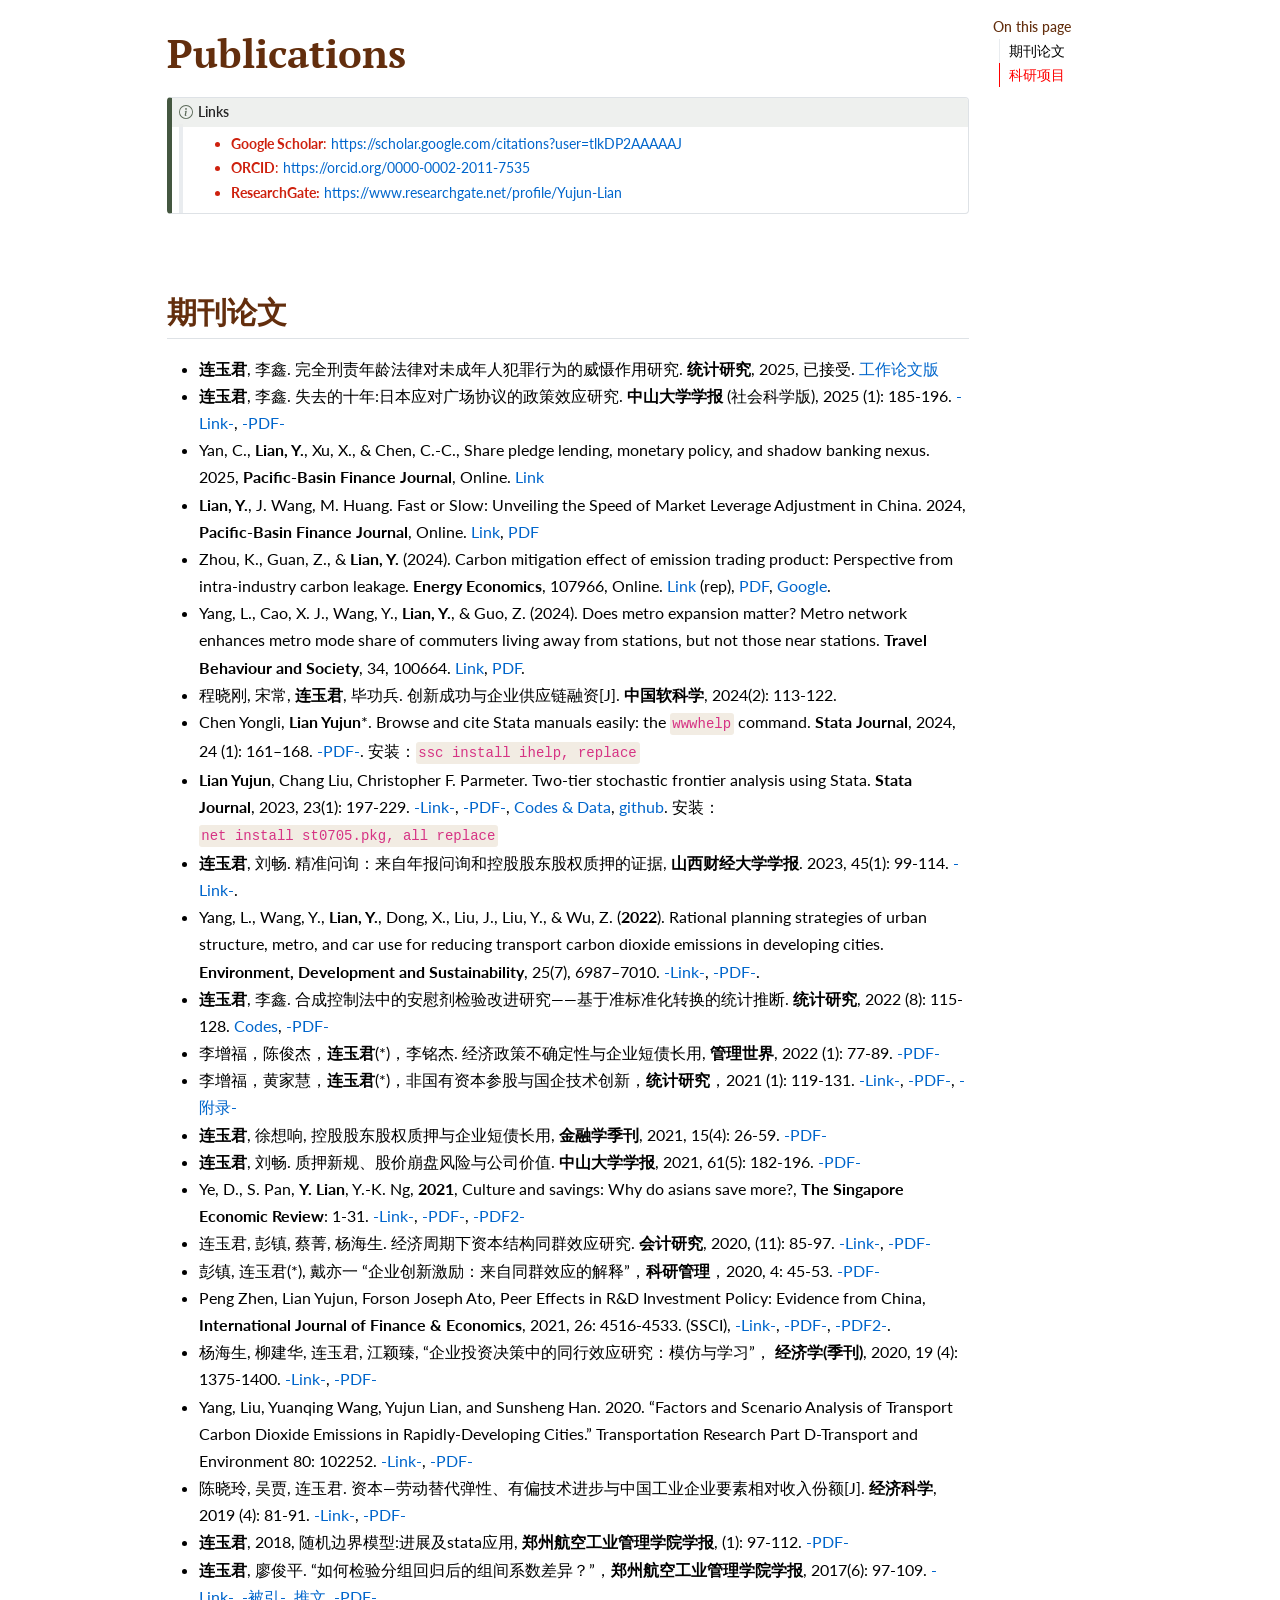
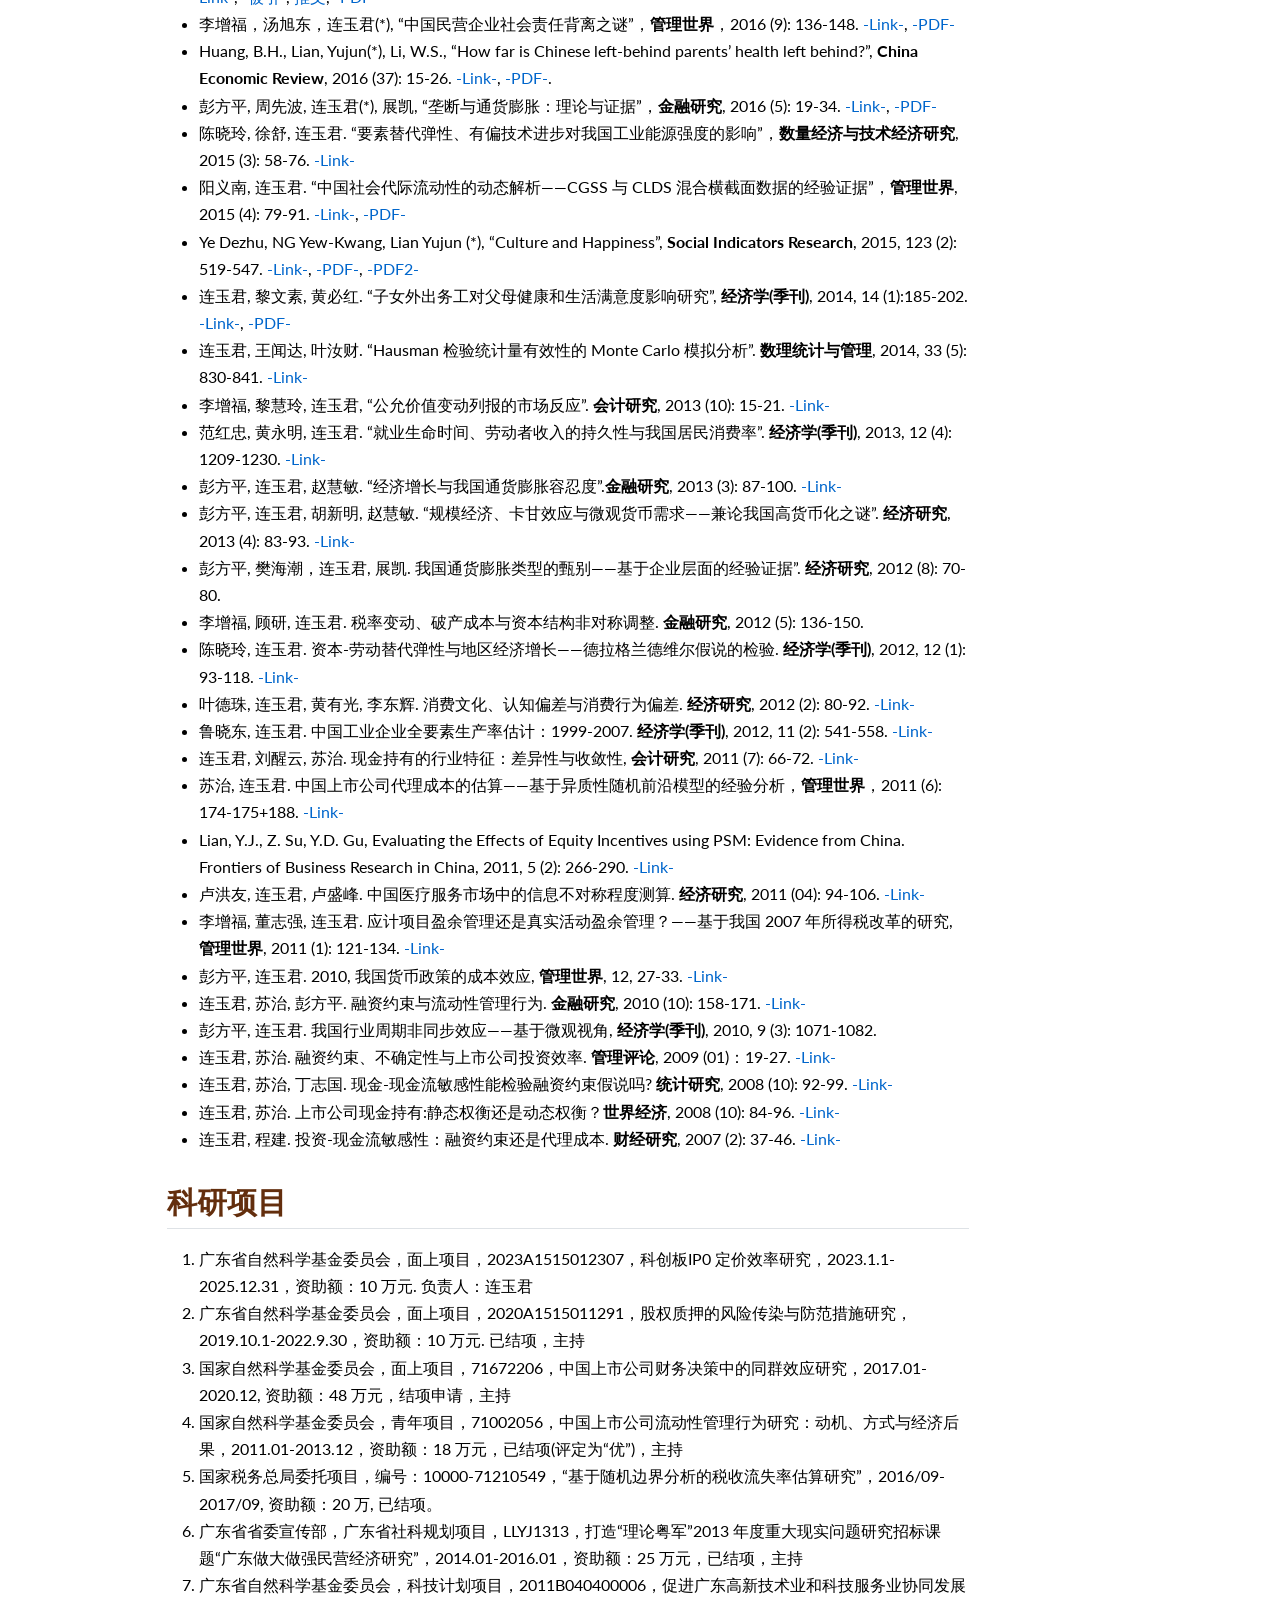
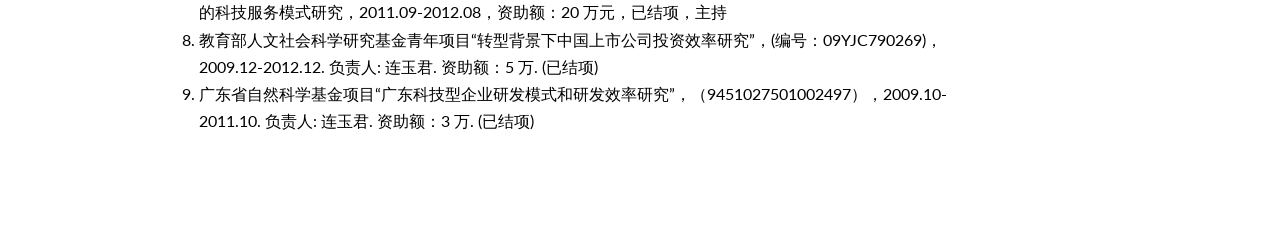
<file: docs/publications.html>
<!DOCTYPE html>
<html xmlns="http://www.w3.org/1999/xhtml" lang="en" xml:lang="en"><head>

<meta charset="utf-8">
<meta name="generator" content="quarto-1.8.25">

<meta name="viewport" content="width=device-width, initial-scale=1.0, user-scalable=yes">


<title>Publications – Yinuo Sun</title>
<style>
code{white-space: pre-wrap;}
span.smallcaps{font-variant: small-caps;}
div.columns{display: flex; gap: min(4vw, 1.5em);}
div.column{flex: auto; overflow-x: auto;}
div.hanging-indent{margin-left: 1.5em; text-indent: -1.5em;}
ul.task-list{list-style: none;}
ul.task-list li input[type="checkbox"] {
  width: 0.8em;
  margin: 0 0.8em 0.2em -1em; /* quarto-specific, see https://github.com/quarto-dev/quarto-cli/issues/4556 */ 
  vertical-align: middle;
}
</style>


<script src="site_libs/quarto-nav/quarto-nav.js"></script>
<script src="site_libs/clipboard/clipboard.min.js"></script>
<script src="site_libs/quarto-search/autocomplete.umd.js"></script>
<script src="site_libs/quarto-search/fuse.min.js"></script>
<script src="site_libs/quarto-search/quarto-search.js"></script>
<meta name="quarto:offset" content="./">
<script src="site_libs/quarto-html/quarto.js" type="module"></script>
<script src="site_libs/quarto-html/tabsets/tabsets.js" type="module"></script>
<script src="site_libs/quarto-html/axe/axe-check.js" type="module"></script>
<script src="site_libs/quarto-html/popper.min.js"></script>
<script src="site_libs/quarto-html/tippy.umd.min.js"></script>
<script src="site_libs/quarto-html/anchor.min.js"></script>
<link href="site_libs/quarto-html/tippy.css" rel="stylesheet">
<link href="site_libs/quarto-html/quarto-syntax-highlighting-919c7ec90743d9b1e9761dff04b41dfc.css" rel="stylesheet" id="quarto-text-highlighting-styles">
<script src="site_libs/bootstrap/bootstrap.min.js"></script>
<link href="site_libs/bootstrap/bootstrap-icons.css" rel="stylesheet">
<link href="site_libs/bootstrap/bootstrap-514b4b19e9d24a72632852b29f151577.min.css" rel="stylesheet" append-hash="true" id="quarto-bootstrap" data-mode="light">
<script id="quarto-search-options" type="application/json">{
  "location": "sidebar",
  "copy-button": false,
  "collapse-after": 3,
  "panel-placement": "start",
  "type": "textbox",
  "limit": 50,
  "keyboard-shortcut": [
    "f",
    "/",
    "s"
  ],
  "show-item-context": false,
  "language": {
    "search-no-results-text": "No results",
    "search-matching-documents-text": "matching documents",
    "search-copy-link-title": "Copy link to search",
    "search-hide-matches-text": "Hide additional matches",
    "search-more-match-text": "more match in this document",
    "search-more-matches-text": "more matches in this document",
    "search-clear-button-title": "Clear",
    "search-text-placeholder": "",
    "search-detached-cancel-button-title": "Cancel",
    "search-submit-button-title": "Submit",
    "search-label": "Search"
  }
}</script>


</head>

<body class="quarto-light">

<div id="quarto-search-results"></div>
<!-- content -->
<div id="quarto-content" class="quarto-container page-columns page-rows-contents page-layout-article">
<!-- sidebar -->
<!-- margin-sidebar -->
    <div id="quarto-margin-sidebar" class="sidebar margin-sidebar">
        <nav id="TOC" role="doc-toc" class="toc-active">
    <h2 id="toc-title">On this page</h2>
   
  <ul>
  <li><a href="#期刊论文" id="toc-期刊论文" class="nav-link active" data-scroll-target="#期刊论文">期刊论文</a></li>
  <li><a href="#科研项目" id="toc-科研项目" class="nav-link" data-scroll-target="#科研项目">科研项目</a></li>
  </ul>
</nav>
    </div>
<!-- main -->
<main class="content" id="quarto-document-content">

<header id="title-block-header" class="quarto-title-block default">
<div class="quarto-title">
<h1 class="title">Publications</h1>
</div>



<div class="quarto-title-meta">

    
  
    
  </div>
  


</header>


<div class="callout callout-style-default callout-note callout-titled">
<div class="callout-header d-flex align-content-center">
<div class="callout-icon-container">
<i class="callout-icon"></i>
</div>
<div class="callout-title-container flex-fill">
<span class="screen-reader-only">Note</span>Links
</div>
</div>
<div class="callout-body-container callout-body">
<blockquote class="blockquote">
<ul>
<li><strong>Google Scholar</strong>: <a href="https://scholar.google.com/citations?user=tlkDP2AAAAAJ" class="uri">https://scholar.google.com/citations?user=tlkDP2AAAAAJ</a></li>
<li><strong>ORCID</strong>: <a href="https://orcid.org/0000-0002-2011-7535" class="uri">https://orcid.org/0000-0002-2011-7535</a></li>
<li><strong>ResearchGate:</strong> <a href="https://www.researchgate.net/profile/Yujun-Lian" class="uri">https://www.researchgate.net/profile/Yujun-Lian</a></li>
</ul>
</blockquote>
</div>
</div>
<p> </p>
<section id="期刊论文" class="level2">
<h2 class="anchored" data-anchor-id="期刊论文">期刊论文</h2>
<ul>
<li><strong>连玉君</strong>, 李鑫. 完全刑责年龄法律对未成年人犯罪行为的威慑作用研究. <strong>统计研究</strong>, 2025, 已接受. <a href="https://file-lianxh.oss-cn-shenzhen.aliyuncs.com/Refs/LianPub/%E8%BF%9E%E7%8E%89%E5%90%9B-%E6%9D%8E%E9%91%AB-2024-%E7%BB%9F%E8%AE%A1%E7%A0%94%E7%A9%B6-RDD-%E6%9C%AA%E6%88%90%E5%B9%B4%E4%BA%BA.pdf">工作论文版</a></li>
<li><strong>连玉君</strong>, 李鑫. 失去的十年:日本应对广场协议的政策效应研究. <strong>中山大学学报</strong> (社会科学版), 2025 (1): 185-196. <a href="https://link.cnki.net/doi/10.13471/j.cnki.jsysusse.2025.01.020">-Link-</a>, <a href="https://bar.cnki.net/bar/download/order?id=Pmp%2F5es3RB81cmauPwpbvsPMJcfwHgIZAnUyOJG6Kdog%2BHL%2FGFrGhKahW4YGMC%2BS9rApGw1Kn1Osj2RxbQfKvjCe6SDJA%2FE4K5lDg6WoZeh7b5mY%2FmsIpB5E%2FKF94iQVwddxEU3rL3oTHoiWc6PitFK57xT%2B8LhM%2BfEqYWvBGm0igmLMld3nSvbU4a5%2BOkNaUlSU0HSLnl9m7MwOtW%2FIk9GlczRq40icS9q1bpEM6d9lgv7q8C%2BP7FPVW3hwYPcqveGzrp%2B41EH7caBaJ8FVkg%3D%3D">-PDF-</a></li>
<li>Yan, C., <strong>Lian, Y.</strong>, Xu, X., &amp; Chen, C.-C., Share pledge lending, monetary policy, and shadow banking nexus. 2025, <strong>Pacific-Basin Finance Journal</strong>, Online. <a href="https://doi.org/10.1016/j.pacfin.2025.102772">Link</a></li>
<li><strong>Lian, Y.</strong>, J. Wang, M. Huang. Fast or Slow: Unveiling the Speed of Market Leverage Adjustment in China. 2024, <strong>Pacific-Basin Finance Journal</strong>, Online. <a href="https://doi.org/10.1016/j.pacfin.2024.102423">Link</a>, <a href="https://file-lianxh.oss-cn-shenzhen.aliyuncs.com/Refs/LianPub/Lian_2024_PBFJ_proof.pdf">PDF</a></li>
<li>Zhou, K., Guan, Z., &amp; <strong>Lian, Y.</strong> (2024). Carbon mitigation effect of emission trading product: Perspective from intra-industry carbon leakage. <strong>Energy Economics</strong>, 107966, Online. <a href="https://doi.org/10.1016/j.eneco.2024.107966">Link</a> (rep), <a href="https://file-lianxh.oss-cn-shenzhen.aliyuncs.com/Refs/LianPub/Lian-2024-EE_Preproof.pdf">PDF</a>, <a href="https://scholar.google.com/scholar?q=Carbon%20mitigation%20effect%20of%20emission%20trading%20product:%20Perspective%20from%20intra-industry%20carbon%20leakage">Google</a>.</li>
<li>Yang, L., Cao, X. J., Wang, Y., <strong>Lian, Y.</strong>, &amp; Guo, Z. (2024). Does metro expansion matter? Metro network enhances metro mode share of commuters living away from stations, but not those near stations. <strong>Travel Behaviour and Society</strong>, 34, 100664. <a href="https://doi.org/10.1016/j.tbs.2023.100664">Link</a>, <a href="https://file-lianxh.oss-cn-shenzhen.aliyuncs.com/Refs/LianPub/Yang_Lian_2024_TBS.pdf">PDF</a>.</li>
<li>程晓刚, 宋常, <strong>连玉君</strong>, 毕功兵. 创新成功与企业供应链融资[J]. <strong>中国软科学</strong>, 2024(2): 113-122.</li>
<li>Chen Yongli, <strong>Lian Yujun</strong>*. Browse and cite Stata manuals easily: the <code>wwwhelp</code> command. <strong>Stata Journal</strong>, 2024, 24 (1): 161–168. <a href="https://file-lianxh.oss-cn-shenzhen.aliyuncs.com/Refs/LianPub/Chen-Lian-2024-SJ-wwwhelp-ihelp.pdf">-PDF-</a>. 安装：<code>ssc install ihelp, replace</code></li>
<li><strong>Lian Yujun</strong>, Chang Liu, Christopher F. Parmeter. Two-tier stochastic frontier analysis using Stata. <strong>Stata Journal</strong>, 2023, 23(1): 197-229. <a href="https://journals.sagepub.com/doi/abs/10.1177/1536867X231162033">-Link-</a>, <a href="https://file.lianxh.cn/Refs/LianPub/Lian-2023-SJ-sftt-Two-tier-SFA.pdf">-PDF-</a>, <a href="https://gitee.com/arlionn/sftt">Codes &amp; Data</a>, <a href="https://github.com/arlionn/sftt">github</a>. 安装：<code>net install st0705.pkg, all replace</code></li>
<li><strong>连玉君</strong>, 刘畅. 精准问询：来自年报问询和控股股东股权质押的证据, <strong>山西财经大学学报</strong>. 2023, 45(1): 99-114. <a href="https://d.wanfangdata.com.cn/periodical/sxcjdxxb202301008">-Link-</a>.</li>
<li>Yang, L., Wang, Y., <strong>Lian, Y.</strong>, Dong, X., Liu, J., Liu, Y., &amp; Wu, Z. (<strong>2022</strong>). Rational planning strategies of urban structure, metro, and car use for reducing transport carbon dioxide emissions in developing cities. <strong>Environment, Development and Sustainability</strong>, 25(7), 6987–7010. <a href="https://doi.org/10.1007/s10668-022-02344-0">-Link-</a>, <a href="https://link.springer.com/content/pdf/10.1007/s10668-022-02344-0.pdf">-PDF-</a>.</li>
<li><strong>连玉君</strong>, 李鑫. 合成控制法中的安慰剂检验改进研究——基于准标准化转换的统计推断. <strong>统计研究</strong>, 2022 (8): 115-128. <a href="https://gitee.com/arlionn/synthsd">Codes</a>, <a href="https://file-lianxh.oss-cn-shenzhen.aliyuncs.com/Refs/LianPub/%E8%BF%9E%E7%8E%89%E5%90%9B-%E6%9D%8E%E9%91%AB-2022-%E7%BB%9F%E8%AE%A1%E7%A0%94%E7%A9%B6-%E6%A0%A1%E6%A0%B7-%E9%9D%9E%E6%AD%A3%E5%BC%8F%E7%89%88.pdf">-PDF-</a></li>
<li>李增福，陈俊杰，<strong>连玉君</strong>(*)，李铭杰. 经济政策不确定性与企业短债长用, <strong>管理世界</strong>, 2022 (1): 77-89. <a href="https://file-lianxh.oss-cn-shenzhen.aliyuncs.com/Refs/LianPub/%E6%9D%8E%E5%A2%9E%E7%A6%8F-%E8%BF%9E%E7%8E%89%E5%90%9B-2022-%E7%AE%A1%E7%90%86%E4%B8%96%E7%95%8C-%E7%BB%8F%E6%B5%8E%E6%94%BF%E7%AD%96%E4%B8%8D%E7%A1%AE%E5%AE%9A%E6%80%A7%E4%B8%8E%E4%BC%81%E4%B8%9A%E7%9F%AD%E5%80%BA%E9%95%BF%E7%94%A8.pdf">-PDF-</a></li>
<li>李增福，黄家慧，<strong>连玉君</strong>(*)，非国有资本参股与国企技术创新，<strong>统计研究</strong>，2021 (1): 119-131. <a href="https://t.cnki.net/kcms/detail?v=X6oIUGaNdGl02O8hLreyMfQ1AB_lc7oZyruBxG73K9OVEB6dr7g6N2LQ1UIioRWcfRv5Ih1EskkwhzyU6x-XF-fvlUvmr2hJwiEvVfIzYhBskUjtHXBQNfai1jy4bto0&amp;uniplatform=NZKPT">-Link-</a>, <a href="https://file-lianxh.oss-cn-shenzhen.aliyuncs.com/Refs/LianPub/%E6%9D%8E%E5%A2%9E%E7%A6%8F-%E8%BF%9E%E7%8E%89%E5%90%9B-2021-%E5%B8%A6%E5%B0%81%E9%9D%A2-%E7%BB%9F%E8%AE%A1%E7%A0%94%E7%A9%B6-%E9%9D%9E%E5%9B%BD%E6%9C%89%E8%B5%84%E6%9C%AC%E5%8F%82%E8%82%A1%E4%B8%8E%E5%9B%BD%E4%BC%81%E6%8A%80%E6%9C%AF%E5%88%9B%E6%96%B0.pdf">-PDF-</a>, <a href="https://file-lianxh.oss-cn-shenzhen.aliyuncs.com/Refs/LianPub/%E6%9D%8E%E5%A2%9E%E7%A6%8F-%E8%BF%9E%E7%8E%89%E5%90%9B-2021-%E9%99%84%E5%BD%95-%E7%BB%9F%E8%AE%A1%E7%A0%94%E7%A9%B6-%E9%9D%9E%E5%9B%BD%E6%9C%89%E8%B5%84%E6%9C%AC%E5%8F%82%E8%82%A1%E4%B8%8E%E5%9B%BD%E4%BC%81%E6%8A%80%E6%9C%AF%E5%88%9B%E6%96%B0.pdf">-附录-</a></li>
<li><strong>连玉君</strong>, 徐想响, 控股股东股权质押与企业短债长用, <strong>金融学季刊</strong>, 2021, 15(4): 26-59. <a href="https://file-lianxh.oss-cn-shenzhen.aliyuncs.com/Refs/LianPub/%E8%BF%9E%E7%8E%89%E5%90%9B-2021-%E9%87%91%E8%9E%8D%E5%AD%A6%E5%AD%A3%E5%88%8A-%E6%8E%A7%E8%82%A1%E8%82%A1%E4%B8%9C%E8%82%A1%E6%9D%83%E8%B4%A8%E6%8A%BC%E4%B8%8E%E4%BC%81%E4%B8%9A%E7%9F%AD%E5%80%BA%E9%95%BF%E7%94%A8.pdf">-PDF-</a></li>
<li><strong>连玉君</strong>, 刘畅. 质押新规、股价崩盘风险与公司价值. <strong>中山大学学报</strong>, 2021, 61(5): 182-196. <a href="https://file-lianxh.oss-cn-shenzhen.aliyuncs.com/Refs/LianPub/%E8%BF%9E%E7%8E%89%E5%90%9B-%E5%88%98%E7%95%85-2021-%E4%B8%AD%E5%A4%A7%E5%AD%A6%E6%8A%A5-%E8%B4%A8%E6%8A%BC%E6%96%B0%E8%A7%84-%E8%82%A1%E4%BB%B7%E5%B4%A9%E7%9B%98%E9%A3%8E%E9%99%A9%E4%B8%8E%E5%85%AC%E5%8F%B8%E4%BB%B7%E5%80%BC.pdf">-PDF-</a></li>
<li>Ye, D., S. Pan, <strong>Y. Lian</strong>, Y.-K. Ng, <strong>2021</strong>, Culture and savings: Why do asians save more?, <strong>The Singapore Economic Review</strong>: 1-31. <a href="https://www.worldscientific.com/doi/full/10.1142/S0217590819500607">-Link-</a>, <a href="https://www.worldscientific.com/doi/epdf/10.1142/S0217590819500607">-PDF-</a>, <a href="https://file-lianxh.oss-cn-shenzhen.aliyuncs.com/Refs/LianPub/Ye_Lian_2020_Culture-and-Savings_SER.pdf">-PDF2-</a></li>
<li>连玉君, 彭镇, 蔡菁, 杨海生. 经济周期下资本结构同群效应研究. <strong>会计研究</strong>, 2020, (11): 85-97. <a href="https://t.cnki.net/kcms/detail?v=X6oIUGaNdGlrcQ3EAxDkIyS7JVN9RZzbI2ci-F4lxs7vX3pbiFS8-nABvY59ioPj8mODCOh1h6K1-YkcqEFjJzUvtkx7-tFLhvO_fIES1l6PUe_LmCyqqq9NAODEXtQZ&amp;uniplatform=NZKPT">-Link-</a>, <a href="https://file-lianxh.oss-cn-shenzhen.aliyuncs.com/Refs/LianPub/%E8%BF%9E%E7%8E%89%E5%90%9B-%E5%BD%AD%E9%95%87-%E8%94%A1%E8%8F%81-%E6%9D%A8%E6%B5%B7%E7%94%9F-2020-11-%E4%BC%9A%E8%AE%A1%E7%A0%94%E7%A9%B6.pdf">-PDF-</a></li>
<li>彭镇, 连玉君(*), 戴亦一 “企业创新激励：来自同群效应的解释”，<strong>科研管理</strong>，2020, 4: 45-53. <a href="https://file-lianxh.oss-cn-shenzhen.aliyuncs.com/Refs/LianPub/%E5%BD%AD%E9%95%87-%E8%BF%9E%E7%8E%89%E5%90%9B-2019-%E7%A7%91%E7%A0%94%E7%AE%A1%E7%90%86-%E4%BC%81%E4%B8%9A%E5%88%9B%E6%96%B0%E6%BF%80%E5%8A%B1_%E6%9D%A5%E8%87%AA%E5%90%8C%E7%BE%A4%E6%95%88%E5%BA%94%E7%9A%84%E8%A7%A3%E9%87%8A.pdf">-PDF-</a></li>
<li>Peng Zhen, Lian Yujun, Forson Joseph Ato, Peer Effects in R&amp;D Investment Policy: Evidence from China, <strong>International Journal of Finance &amp; Economics</strong>, 2021, 26: 4516-4533. (SSCI), <a href="https://onlinelibrary.wiley.com/doi/full/10.1002/ijfe.2028">-Link-</a>, <a href="https://onlinelibrary.wiley.com/doi/epdf/10.1002/ijfe.2028">-PDF-</a>, <a href="https://file-lianxh.oss-cn-shenzhen.aliyuncs.com/Refs/LianPub/Peng_Lian_2020_Peer-effects-in-%20RD-investment-policy.pdf">-PDF2-</a>.</li>
<li>杨海生, 柳建华, 连玉君, 江颖臻, “企业投资决策中的同行效应研究：模仿与学习”， <strong>经济学(季刊)</strong>, 2020, 19 (4): 1375-1400. <a href="https://kns.cnki.net/kcms/detail/detail.aspx?dbcode=CJFD&amp;dbname=CJFDLAST2020&amp;filename=JJXU202004012&amp;v=vnwv0yeOYjJw%25mmd2BlUxc6MxanVFhxwRp%25mmd2F6IpffyTQo6%25mmd2Bsuy7Loyopjgp%25mmd2BjNBhek9pFx">-Link-</a>, <a href="https://file-lianxh.oss-cn-shenzhen.aliyuncs.com/Refs/LianPub/%E6%9D%A8%E6%B5%B7%E7%94%9F-%E6%9F%B3%E5%BB%BA%E5%8D%8E-%E8%BF%9E%E7%8E%89%E5%90%9B-2019-%E7%BB%8F%E6%B5%8E%E5%AD%A6%E5%AD%A3%E5%88%8A-%E4%BC%81%E4%B8%9A%E6%8A%95%E8%B5%84%E5%86%B3%E7%AD%96%E4%B8%AD%E7%9A%84%E5%90%8C%E8%A1%8C%E6%95%88%E5%BA%94%E7%A0%94%E7%A9%B6.pdf">-PDF-</a></li>
<li>Yang, Liu, Yuanqing Wang, Yujun Lian, and Sunsheng Han. 2020. “Factors and Scenario Analysis of Transport Carbon Dioxide Emissions in Rapidly-Developing Cities.” Transportation Research Part D-Transport and Environment 80: 102252. <a href="https://doi.org/10.1016/j.trd.2020.102252">-Link-</a>, <a href="https://file-lianxh.oss-cn-shenzhen.aliyuncs.com/Refs/LianPub/Yang_Lian_2020_Q2-Transportation_Research_Part_D.pdf">-PDF-</a></li>
<li>陈晓玲, 吴贾, 连玉君. 资本—劳动替代弹性、有偏技术进步与中国工业企业要素相对收入份额[J]. <strong>经济科学</strong>, 2019 (4): 81-91. <a href="https://kns.cnki.net/kcms/detail/detail.aspx?dbcode=CJFD&amp;dbname=CJFDLAST2019&amp;filename=JJKX201904008&amp;v=MiYkH8v4IDNOpUHlm2A4WC2Byy%25mmd2FEbCk%25mmd2FtrFE5C9bi1ao4XQNgbDmqna4Q6Iz0Vkp">-Link-</a>, <a href="https://file-lianxh.oss-cn-shenzhen.aliyuncs.com/Refs/LianPub/%E9%99%88%E6%99%93%E7%8E%B2_%E5%90%B4%E8%B4%BE_%E8%BF%9E%E7%8E%89%E5%90%9B_2019_%E8%B5%84%E6%9C%AC_%E5%8A%B3%E5%8A%A8%E6%9B%BF%E4%BB%A3%E5%BC%B9%E6%80%A7_%E6%9C%89%E5%81%8F%E6%8A%80%E6%9C%AF%E8%BF%9B%E6%AD%A5%E4%B8%8E%E4%B8%AD%E5%9B%BD%E5%B7%A5%E4%B8%9A%E4%BC%81%E4%B8%9A%E8%A6%81%E7%B4%A0%E7%9B%B8%E5%AF%B9%E6%94%B6%E5%85%A5%E4%BB%BD%E9%A2%9D.pdf">-PDF-</a></li>
<li><strong>连玉君</strong>, 2018, 随机边界模型:进展及stata应用, <strong>郑州航空工业管理学院学报</strong>, (1): 97-112. <a href="https://file-lianxh.oss-cn-shenzhen.aliyuncs.com/Refs/LianPub/%E8%BF%9E%E7%8E%89%E5%90%9B-2018-%E9%9A%8F%E6%9C%BA%E8%BE%B9%E7%95%8C%E6%A8%A1%E5%9E%8B_%E8%BF%9B%E5%B1%95%E5%8F%8AStata%E5%BA%94%E7%94%A8.pdf">-PDF-</a></li>
<li><strong>连玉君</strong>, 廖俊平. “如何检验分组回归后的组间系数差异？”，<strong>郑州航空工业管理学院学报</strong>, 2017(6): 97-109. <a href="https://t.cnki.net/kcms/detail?v=3uoqIhG8C44YLTlOAiTRKgchrJ08w1e7KuxSPDoq7DTCXFyWbxw4dosRY_cytYzVnMc59G-pPbdxJriX8YSFT8J3rOGAdQkT&amp;uniplatform=NZKPT">-Link-</a>, <a href="https://ref.cnki.net/REF/Detail/GetRefFileDetail?fileName=ZZHK201706010&amp;title=%e5%a6%82%e4%bd%95%e6%a3%80%e9%aa%8c%e5%88%86%e7%bb%84%e5%9b%9e%e5%bd%92%e5%90%8e%e7%9a%84%e7%bb%84%e9%97%b4%e7%b3%bb%e6%95%b0%e5%b7%ae%e5%bc%82%3f&amp;fileCount=265&amp;otherRefCount=264&amp;yearCnt=0&amp;begin=&amp;end=&amp;isOtherCited=False&amp;isInCludedString=Y&amp;sourceRange=">-被引-</a>, <a href="https://www.lianxh.cn/news/051e3a01cdb19.html">推文</a>, <a href="https://file-lianxh.oss-cn-shenzhen.aliyuncs.com/Refs/LianPub/%E8%BF%9E%E7%8E%89%E5%90%9B-2017-%E5%A6%82%E4%BD%95%E6%A3%80%E9%AA%8C%E5%88%86%E7%BB%84%E5%9B%9E%E5%BD%92%E5%90%8E%E7%9A%84%E7%BB%84%E9%97%B4%E7%B3%BB%E6%95%B0%E5%B7%AE%E5%BC%82.pdf">-PDF-</a></li>
<li>李增福，汤旭东，连玉君(*), “中国民营企业社会责任背离之谜”，<strong>管理世界</strong>，2016 (9): 136-148. <a href="https://t.cnki.net/kcms/detail?v=X6oIUGaNdGlrAgAg5enwdNuHSVvILWgMK-Q3J0S4qLJKbGDEE3uvbhTG_E0ETd1ZaXGc_1a5O8EwnjnGG-mD-sq81UpA_-kbHG7p0lyW_Jn-fDF9Pu9YNUurzmZXGRbF&amp;uniplatform=NZKPT">-Link-</a>, <a href="https://file-lianxh.oss-cn-shenzhen.aliyuncs.com/Refs/LianPub/%E6%9D%8E%E5%A2%9E%E7%A6%8F-%E8%BF%9E%E7%8E%89%E5%90%9B-2016-%E7%AE%A1%E7%90%86%E4%B8%96%E7%95%8C-%E4%B8%AD%E5%9B%BD%E6%B0%91%E8%90%A5%E4%BC%81%E4%B8%9A%E7%A4%BE%E4%BC%9A%E8%B4%A3%E4%BB%BB%E8%83%8C%E7%A6%BB%E4%B9%8B%E8%B0%9C.pdf">-PDF-</a></li>
<li>Huang, B.H., Lian, Yujun(*), Li, W.S., “How far is Chinese left-behind parents’ health left behind?”, <strong>China Economic Review</strong>, 2016 (37): 15-26. <a href="https://doi.org/10.1016/j.chieco.2015.07.002">-Link-</a>, <a href="https://file-lianxh.oss-cn-shenzhen.aliyuncs.com/Refs/LianPub/Lian_2016_CER_How-far.pdf">-PDF-</a>.</li>
<li>彭方平, 周先波, 连玉君(*), 展凯, “垄断与通货膨胀：理论与证据”，<strong>金融研究</strong>, 2016 (5): 19-34. <a href="https://kns.cnki.net/kcms/detail/detail.aspx?dbcode=CJFD&amp;dbname=CJFDLAST2016&amp;filename=JRYJ201605002&amp;v=iEg1HMhdLqDNCkAkwFoqX3%25mmd2B5xRcmjqzN%25mmd2Bw4THrhle9op9uCMjygKPp1i4PBFxgjg">-Link-</a>, <a href="https://file-lianxh.oss-cn-shenzhen.aliyuncs.com/Refs/LianPub/%E5%BD%AD%E6%96%B9%E5%B9%B3_%E8%BF%9E%E7%8E%89%E5%90%9B_2016_%E9%87%91%E8%9E%8D%E7%A0%94%E7%A9%B6_%E5%9E%84%E6%96%AD%E4%B8%8E%E9%80%9A%E8%B4%A7%E8%86%A8%E8%83%80_%E7%90%86%E8%AE%BA%E4%B8%8E%E8%AF%81%E6%8D%AE.pdf">-PDF-</a></li>
<li>陈晓玲, 徐舒, 连玉君. “要素替代弹性、有偏技术进步对我国工业能源强度的影响”，<strong>数量经济与技术经济研究</strong>, 2015 (3): 58-76. <a href="https://kns.cnki.net/kcms/detail/detail.aspx?dbcode=CJFD&amp;dbname=CJFDLAST2015&amp;filename=SLJY201503004&amp;v=UlKXpnjvy2X7XT8ynt1lDV%25mmd2B%25mmd2BPt%25mmd2BvmYZp0w5XlkmI1JiZaMVBJ7dAMGAHDB4kxoKM">-Link-</a></li>
<li>阳义南, 连玉君. “中国社会代际流动性的动态解析——CGSS 与 CLDS 混合横截面数据的经验证据”，<strong>管理世界</strong>, 2015 (4): 79-91. <a href="https://t.cnki.net/kcms/detail?v=X6oIUGaNdGn7nPTxVXs9mp-ywXr8yEPvJlvCEjetvl7ywMlC7DVZ_4x3tQ-IeV1Hy7apu_7C3bDubaFAG4gBKhNxO3TPv-_IvLpVmA_l3vWbXSvLr82l8BC0XIQVQ-96&amp;uniplatform=NZKPT">-Link-</a>, <a href="https://file-lianxh.oss-cn-shenzhen.aliyuncs.com/Refs/LianPub/%E9%98%B3%E4%B9%89%E5%8D%97_%E8%BF%9E%E7%8E%89%E5%90%9B_2015_%E7%AE%A1%E7%90%86%E4%B8%96%E7%95%8C-%E4%B8%AD%E5%9B%BD%E7%A4%BE%E4%BC%9A%E4%BB%A3%E9%99%85%E6%B5%81%E5%8A%A8%E6%80%A7%E7%9A%84%E5%8A%A8%E6%80%81%E8%A7%A3%E6%9E%90.pdf">-PDF-</a></li>
<li>Ye Dezhu, NG Yew-Kwang, Lian Yujun (*), “Culture and Happiness”, <strong>Social Indicators Research</strong>, 2015, 123 (2): 519-547. <a href="https://link.springer.com/article/10.1007/s11205-014-0747-y">-Link-</a>, <a href="https://link.springer.com/content/pdf/10.1007/s11205-014-0747-y.pdf">-PDF-</a>, <a href="https://file-lianxh.oss-cn-shenzhen.aliyuncs.com/Refs/LianPub/Ye-2015-Culture-and-Happiness.pdf">-PDF2-</a></li>
<li>连玉君, 黎文素, 黄必红. “子女外出务工对父母健康和生活满意度影响研究”, <strong>经济学(季刊)</strong>, 2014, 14 (1):185-202. <a href="https://t.cnki.net/kcms/detail?v=X6oIUGaNdGlKGCGXJYVC6cmuhtJ8ZW9um1HJgWAv3F--M8xqGfw6M-BcrV4wpqVkeZmMXWXaBKooA75NZJXjVW7wT18cgJuSFmMTG_N9MmQ3z-KiP66jGQ3i-8cfeVEj&amp;uniplatform=NZKPT">-Link-</a>, <a href="https://file-lianxh.oss-cn-shenzhen.aliyuncs.com/Refs/LianPub/%E8%BF%9E%E7%8E%89%E5%90%9B_2014_%E7%BB%8F%E6%B5%8E%E5%AD%A6%E5%AD%A3%E5%88%8A_%E5%AD%90%E5%A5%B3%E5%A4%96%E5%87%BA%E5%8A%A1%E5%B7%A5%E5%AF%B9%E7%88%B6%E6%AF%8D%E5%81%A5%E5%BA%B7%E5%92%8C%E7%94%9F%E6%B4%BB%E6%BB%A1%E6%84%8F%E5%BA%A6%E5%BD%B1%E5%93%8D%E7%A0%94%E7%A9%B6.pdf">-PDF-</a></li>
<li>连玉君, 王闻达, 叶汝财. “Hausman 检验统计量有效性的 Monte Carlo 模拟分析”. <strong>数理统计与管理</strong>, 2014, 33 (5): 830-841. <a href="https://kns.cnki.net/kcms/detail/detail.aspx?dbcode=CJFD&amp;dbname=CJFD2014&amp;filename=SLTJ201405009&amp;v=aPuqF3qPXJ%25mmd2Bs10sKH%25mmd2FYTR2Xhk5LgV%25mmd2BpqnjdOn%25mmd2BqYN5WdLdZZ94qyHQz3bfYqPvqi">-Link-</a></li>
<li>李增福, 黎慧玲, 连玉君, “公允价值变动列报的市场反应”. <strong>会计研究</strong>, 2013 (10): 15-21. <a href="https://kns.cnki.net/kcms/detail/detail.aspx?dbcode=CJFD&amp;dbname=CJFDHIS2&amp;filename=KJYJ201310002&amp;v=DLTQkGOxEfcb7NLxzjEVeuaNnP6M18J%25mmd2BH6Ny3WcMdU60ZGxGCM8x5B%25mmd2BU%25mmd2FnHCjQbt">-Link-</a></li>
<li>范红忠, 黄永明, 连玉君. “就业生命时间、劳动者收入的持久性与我国居民消费率”. <strong>经济学(季刊)</strong>, 2013, 12 (4): 1209-1230. <a href="https://kns.cnki.net/kcms/detail/detail.aspx?dbcode=CJFD&amp;dbname=CJFD2013&amp;filename=JJXU201304005&amp;v=XaVPafMBgP8uShjWCK9kjeJ4e62kttKCDXRMosgVNkggJpXEWNKQQ%25mmd2FyIsPjE%25mmd2Fh%25mmd2Fr">-Link-</a></li>
<li>彭方平, 连玉君, 赵慧敏. “经济增长与我国通货膨胀容忍度”.<strong>金融研究</strong>, 2013 (3): 87-100. <a href="https://kns.cnki.net/kcms/detail/detail.aspx?dbcode=CJFD&amp;dbname=CJFD2013&amp;filename=JRYJ201303009&amp;v=gazb%25mmd2FTmM57T8yXxjRRwmF5O5CtU1RyWSznFXyIq%25mmd2F7%25mmd2FkQDQ%25mmd2F8HYS9vYlZr3ix4Fod">-Link-</a></li>
<li>彭方平, 连玉君, 胡新明, 赵慧敏. “规模经济、卡甘效应与微观货币需求——兼论我国高货币化之谜”. <strong>经济研究</strong>, 2013 (4): 83-93. <a href="https://kns.cnki.net/kcms/detail/detail.aspx?dbcode=CJFD&amp;dbname=CJFDLAST2015&amp;filename=JJYJ201304009&amp;v=P6%25mmd2FnkCL%25mmd2Fh8kekqn7Qh1Zz6YAulh1z7J6lNxN0HGlEfuLqw4DGvLLbJhdolVNDc0O">-Link-</a></li>
<li>彭方平, 樊海潮，连玉君, 展凯. 我国通货膨胀类型的甄别——基于企业层面的经验证据”. <strong>经济研究</strong>, 2012 (8): 70-80.</li>
<li>李增福, 顾研, 连玉君. 税率变动、破产成本与资本结构非对称调整. <strong>金融研究</strong>, 2012 (5): 136-150.</li>
<li>陈晓玲, 连玉君. 资本-劳动替代弹性与地区经济增长——德拉格兰德维尔假说的检验. <strong>经济学(季刊)</strong>, 2012, 12 (1): 93-118. <a href="https://t.cnki.net/kcms/detail?v=X6oIUGaNdGk7KmamKSdCf4ReyisI-D4NswU7ThX_BCxC1vyDF6Rfp4CEvc-7SagI50y9gXEO8PZwadcDjftJQEiKJ8z8hT0yyvlPxxYMNM-RT8vPg42zNA==&amp;uniplatform=NZKPT">-Link-</a></li>
<li>叶德珠, 连玉君, 黄有光, 李东辉. 消费文化、认知偏差与消费行为偏差. <strong>经济研究</strong>, 2012 (2): 80-92. <a href="https://t.cnki.net/kcms/detail?v=X6oIUGaNdGkvA89Jx3ExaGG62qx5f0VjrV4bURTBxcfGnD5f_AKgRFD4m76yYQzXhMwSNB-jAdTn_TKb7CQo86knJ2b_ShZ2dBr0UerY7v07aCdgUVJMIA==&amp;uniplatform=NZKPT">-Link-</a></li>
<li>鲁晓东, 连玉君. 中国工业企业全要素生产率估计：1999-2007. <strong>经济学(季刊)</strong>, 2012, 11 (2): 541-558. <a href="https://t.cnki.net/kcms/detail?v=X6oIUGaNdGkTG5M2fn0qzvVNE_rl1enAK1WfNOt_Sfw3KSFUbG_KfclEVyMBr0SaV1DDa0fTvJFjQP50PKzhuAjkwvasa-xLn0MP25oATZTfyi3weAJ40Q==&amp;uniplatform=NZKPT">-Link-</a></li>
<li>连玉君, 刘醒云, 苏治. 现金持有的行业特征：差异性与收敛性, <strong>会计研究</strong>, 2011 (7): 66-72. <a href="https://kns.cnki.net/kcms/detail/detail.aspx?dbcode=CJFD&amp;dbname=CJFD2011&amp;filename=KJYJ201107011&amp;v=Mxv4akbuWn4GLh2h3dDTmwIRNSZMCgi73JUoOjZCpCsBbSl%25mmd2FtWYHQr5LIWc%25mmd2BcfSd">-Link-</a></li>
<li>苏治, 连玉君. 中国上市公司代理成本的估算——基于异质性随机前沿模型的经验分析，<strong>管理世界</strong>，2011 (6): 174-175+188. <a href="https://kns.cnki.net/kcms/detail/detail.aspx?dbcode=CJFD&amp;dbname=CJFD2011&amp;filename=GLSJ201106021&amp;v=%25mmd2F5UaKggUD8M3sxkjrf0Nic0xDAhAF7uxI2IoMvEK0tge%25mmd2F6p9TnEb2XphRy7ASZbO">-Link-</a></li>
<li>Lian, Y.J., Z. Su, Y.D. Gu, Evaluating the Effects of Equity Incentives using PSM: Evidence from China. Frontiers of Business Research in China, 2011, 5 (2): 266-290. <a href="https://academic.microsoft.com/paper/2065970386">-Link-</a></li>
<li>卢洪友, 连玉君, 卢盛峰. 中国医疗服务市场中的信息不对称程度测算. <strong>经济研究</strong>, 2011 (04): 94-106. <a href="https://t.cnki.net/kcms/detail?v=X6oIUGaNdGnsJmC_8cJnc03I9gC9gi9WbKE7uoRnIajq5DNmg6d-9kr0GiuOhz9emyRPnkX98-d8kFybsssJUjiINBPLgV25sfGET7ON0efc6SXsjEvSag==&amp;uniplatform=NZKPT">-Link-</a></li>
<li>李增福, 董志强, 连玉君. 应计项目盈余管理还是真实活动盈余管理？——基于我国 2007 年所得税改革的研究, <strong>管理世界</strong>, 2011 (1): 121-134. <a href="https://t.cnki.net/kcms/detail?v=3uoqIhG8C44YLTlOAiTRKgchrJ08w1e7tvjWANqNvp80Xwf4tbZjOz0PdH-rNBDC2Y01k7wwBVX3SvmIqTzYWrKlW6poH7Hd&amp;uniplatform=NZKPT&amp;uid=WEEvREcwSlJHSldSdmVqM1BLVW9SQVdSTVZqQlNQcDZrRXVwdnI1emF1az0=$9A4hF_YAuvQ5obgVAqNKPCYcEjKensW4IQMovwHtwkF4VYPoHbKxJw!!">-Link-</a></li>
<li>彭方平, 连玉君. 2010, 我国货币政策的成本效应, <strong>管理世界</strong>, 12, 27-33. <a href="https://kns.cnki.net/kcms/detail/detail.aspx?dbcode=CJFD&amp;dbname=CJFD2010&amp;filename=GLSJ201012005&amp;v=J6QKr7SMRzk6hv6UUkcCc275f4FnZSo5vYnLnTyf6ihjoshiuagz1yvXTF6oiFfx">-Link-</a></li>
<li>连玉君, 苏治, 彭方平. 融资约束与流动性管理行为. <strong>金融研究</strong>, 2010 (10): 158-171. <a href="https://t.cnki.net/kcms/detail?v=X6oIUGaNdGlP4M0tsXPiU6wmWoPKCiNWl1JbNNWwXQBIcVBwCPyliLgTRfbuMIqK1EeqoxlUM72AX1vpn0OdGErQbDV9xvFMg6_gYJsSM_cbo61A1RPUZQ==&amp;uniplatform=NZKPT">-Link-</a></li>
<li>彭方平, 连玉君. 我国行业周期非同步效应——基于微观视角, <strong>经济学(季刊)</strong>, 2010, 9 (3): 1071-1082.<br>
</li>
<li>连玉君, 苏治. 融资约束、不确定性与上市公司投资效率. <strong>管理评论</strong>, 2009 (01)：19-27. <a href="https://t.cnki.net/kcms/detail?v=X6oIUGaNdGmGV8tRJ4vGxdlHxknuoD_aDUi3zjKlMLZu-pVFXVfGUgSD0p-RZmf-Ae1Sb5ExvuIh0_BadtH5y8C_oGQYz4Y3iZDpx8Fh760TBTneXv7VrA==&amp;uniplatform=NZKPT">-Link-</a></li>
<li>连玉君, 苏治, 丁志国. 现金-现金流敏感性能检验融资约束假说吗? <strong>统计研究</strong>, 2008 (10): 92-99. <a href="https://kns.cnki.net/kcms/detail/detail.aspx?dbcode=CJFD&amp;dbname=CJFD2008&amp;filename=TJYJ200810016&amp;v=IdIBnwKGB4SD0iPVpnEzucO82oLDRPxt57XCjB5vLshcPO3ax%25mmd2BzwMmv3KIpthKlB">-Link-</a></li>
<li>连玉君, 苏治. 上市公司现金持有:静态权衡还是动态权衡？<strong>世界经济</strong>, 2008 (10): 84-96. <a href="https://kns.cnki.net/kcms/detail/detail.aspx?dbcode=CJFD&amp;dbname=CJFD2008&amp;filename=SJJJ200810010&amp;v=8myfCWmARKYWlIKzZjg4IVqjoOfF5CQezmjy2%25mmd2BJQmkIgUM710iD5nCELC7uU%25mmd2FtOM">-Link-</a></li>
<li>连玉君, 程建. 投资-现金流敏感性：融资约束还是代理成本. <strong>财经研究</strong>, 2007 (2): 37-46. <a href="http://www.cnki.com.cn/Article/CJFDTotal-CJYJ200702003.htm">-Link-</a></li>
</ul>
</section>
<section id="科研项目" class="level2">
<h2 class="anchored" data-anchor-id="科研项目">科研项目</h2>
<ol type="1">
<li>广东省自然科学基金委员会，面上项目，2023A1515012307，科创板IP0 定价效率研究，2023.1.1-2025.12.31，资助额：10 万元. 负责人：连玉君</li>
<li>广东省自然科学基金委员会，面上项目，2020A1515011291，股权质押的风险传染与防范措施研究，2019.10.1-2022.9.30，资助额：10 万元. 已结项，主持</li>
<li>国家自然科学基金委员会，面上项目，71672206，中国上市公司财务决策中的同群效应研究，2017.01-2020.12, 资助额：48 万元，结项申请，主持</li>
<li>国家自然科学基金委员会，青年项目，71002056，中国上市公司流动性管理行为研究：动机、方式与经济后果，2011.01-2013.12，资助额：18 万元，已结项(评定为“优”)，主持</li>
<li>国家税务总局委托项目，编号：10000-71210549，“基于随机边界分析的税收流失率估算研究”，2016/09-2017/09, 资助额：20 万, 已结项。</li>
<li>广东省省委宣传部，广东省社科规划项目，LLYJ1313，打造“理论粤军”2013 年度重大现实问题研究招标课题“广东做大做强民营经济研究”，2014.01-2016.01，资助额：25 万元，已结项，主持</li>
<li>广东省自然科学基金委员会，科技计划项目，2011B040400006，促进广东高新技术业和科技服务业协同发展的科技服务模式研究，2011.09-2012.08，资助额：20 万元，已结项，主持</li>
<li>教育部人文社会科学研究基金青年项目“转型背景下中国上市公司投资效率研究”，(编号：09YJC790269)，2009.12-2012.12. 负责人: 连玉君. 资助额：5 万. (已结项)</li>
<li>广东省自然科学基金项目“广东科技型企业研发模式和研发效率研究”，（9451027501002497），2009.10-2011.10. 负责人: 连玉君. 资助额：3 万. (已结项)</li>
</ol>


</section>

</main> <!-- /main -->
<script id="quarto-html-after-body" type="application/javascript">
  window.document.addEventListener("DOMContentLoaded", function (event) {
    const icon = "";
    const anchorJS = new window.AnchorJS();
    anchorJS.options = {
      placement: 'right',
      icon: icon
    };
    anchorJS.add('.anchored');
    const isCodeAnnotation = (el) => {
      for (const clz of el.classList) {
        if (clz.startsWith('code-annotation-')) {                     
          return true;
        }
      }
      return false;
    }
    const onCopySuccess = function(e) {
      // button target
      const button = e.trigger;
      // don't keep focus
      button.blur();
      // flash "checked"
      button.classList.add('code-copy-button-checked');
      var currentTitle = button.getAttribute("title");
      button.setAttribute("title", "Copied!");
      let tooltip;
      if (window.bootstrap) {
        button.setAttribute("data-bs-toggle", "tooltip");
        button.setAttribute("data-bs-placement", "left");
        button.setAttribute("data-bs-title", "Copied!");
        tooltip = new bootstrap.Tooltip(button, 
          { trigger: "manual", 
            customClass: "code-copy-button-tooltip",
            offset: [0, -8]});
        tooltip.show();    
      }
      setTimeout(function() {
        if (tooltip) {
          tooltip.hide();
          button.removeAttribute("data-bs-title");
          button.removeAttribute("data-bs-toggle");
          button.removeAttribute("data-bs-placement");
        }
        button.setAttribute("title", currentTitle);
        button.classList.remove('code-copy-button-checked');
      }, 1000);
      // clear code selection
      e.clearSelection();
    }
    const getTextToCopy = function(trigger) {
      const outerScaffold = trigger.parentElement.cloneNode(true);
      const codeEl = outerScaffold.querySelector('code');
      for (const childEl of codeEl.children) {
        if (isCodeAnnotation(childEl)) {
          childEl.remove();
        }
      }
      return codeEl.innerText;
    }
    const clipboard = new window.ClipboardJS('.code-copy-button:not([data-in-quarto-modal])', {
      text: getTextToCopy
    });
    clipboard.on('success', onCopySuccess);
    if (window.document.getElementById('quarto-embedded-source-code-modal')) {
      const clipboardModal = new window.ClipboardJS('.code-copy-button[data-in-quarto-modal]', {
        text: getTextToCopy,
        container: window.document.getElementById('quarto-embedded-source-code-modal')
      });
      clipboardModal.on('success', onCopySuccess);
    }
      var localhostRegex = new RegExp(/^(?:http|https):\/\/localhost\:?[0-9]*\//);
      var mailtoRegex = new RegExp(/^mailto:/);
        var filterRegex = new RegExp("https:\/\/sunyinuo\.github\.io");
      var isInternal = (href) => {
          return filterRegex.test(href) || localhostRegex.test(href) || mailtoRegex.test(href);
      }
      // Inspect non-navigation links and adorn them if external
     var links = window.document.querySelectorAll('a[href]:not(.nav-link):not(.navbar-brand):not(.toc-action):not(.sidebar-link):not(.sidebar-item-toggle):not(.pagination-link):not(.no-external):not([aria-hidden]):not(.dropdown-item):not(.quarto-navigation-tool):not(.about-link)');
      for (var i=0; i<links.length; i++) {
        const link = links[i];
        if (!isInternal(link.href)) {
          // undo the damage that might have been done by quarto-nav.js in the case of
          // links that we want to consider external
          if (link.dataset.originalHref !== undefined) {
            link.href = link.dataset.originalHref;
          }
        }
      }
    function tippyHover(el, contentFn, onTriggerFn, onUntriggerFn) {
      const config = {
        allowHTML: true,
        maxWidth: 500,
        delay: 100,
        arrow: false,
        appendTo: function(el) {
            return el.parentElement;
        },
        interactive: true,
        interactiveBorder: 10,
        theme: 'quarto',
        placement: 'bottom-start',
      };
      if (contentFn) {
        config.content = contentFn;
      }
      if (onTriggerFn) {
        config.onTrigger = onTriggerFn;
      }
      if (onUntriggerFn) {
        config.onUntrigger = onUntriggerFn;
      }
      window.tippy(el, config); 
    }
    const noterefs = window.document.querySelectorAll('a[role="doc-noteref"]');
    for (var i=0; i<noterefs.length; i++) {
      const ref = noterefs[i];
      tippyHover(ref, function() {
        // use id or data attribute instead here
        let href = ref.getAttribute('data-footnote-href') || ref.getAttribute('href');
        try { href = new URL(href).hash; } catch {}
        const id = href.replace(/^#\/?/, "");
        const note = window.document.getElementById(id);
        if (note) {
          return note.innerHTML;
        } else {
          return "";
        }
      });
    }
    const xrefs = window.document.querySelectorAll('a.quarto-xref');
    const processXRef = (id, note) => {
      // Strip column container classes
      const stripColumnClz = (el) => {
        el.classList.remove("page-full", "page-columns");
        if (el.children) {
          for (const child of el.children) {
            stripColumnClz(child);
          }
        }
      }
      stripColumnClz(note)
      if (id === null || id.startsWith('sec-')) {
        // Special case sections, only their first couple elements
        const container = document.createElement("div");
        if (note.children && note.children.length > 2) {
          container.appendChild(note.children[0].cloneNode(true));
          for (let i = 1; i < note.children.length; i++) {
            const child = note.children[i];
            if (child.tagName === "P" && child.innerText === "") {
              continue;
            } else {
              container.appendChild(child.cloneNode(true));
              break;
            }
          }
          if (window.Quarto?.typesetMath) {
            window.Quarto.typesetMath(container);
          }
          return container.innerHTML
        } else {
          if (window.Quarto?.typesetMath) {
            window.Quarto.typesetMath(note);
          }
          return note.innerHTML;
        }
      } else {
        // Remove any anchor links if they are present
        const anchorLink = note.querySelector('a.anchorjs-link');
        if (anchorLink) {
          anchorLink.remove();
        }
        if (window.Quarto?.typesetMath) {
          window.Quarto.typesetMath(note);
        }
        if (note.classList.contains("callout")) {
          return note.outerHTML;
        } else {
          return note.innerHTML;
        }
      }
    }
    for (var i=0; i<xrefs.length; i++) {
      const xref = xrefs[i];
      tippyHover(xref, undefined, function(instance) {
        instance.disable();
        let url = xref.getAttribute('href');
        let hash = undefined; 
        if (url.startsWith('#')) {
          hash = url;
        } else {
          try { hash = new URL(url).hash; } catch {}
        }
        if (hash) {
          const id = hash.replace(/^#\/?/, "");
          const note = window.document.getElementById(id);
          if (note !== null) {
            try {
              const html = processXRef(id, note.cloneNode(true));
              instance.setContent(html);
            } finally {
              instance.enable();
              instance.show();
            }
          } else {
            // See if we can fetch this
            fetch(url.split('#')[0])
            .then(res => res.text())
            .then(html => {
              const parser = new DOMParser();
              const htmlDoc = parser.parseFromString(html, "text/html");
              const note = htmlDoc.getElementById(id);
              if (note !== null) {
                const html = processXRef(id, note);
                instance.setContent(html);
              } 
            }).finally(() => {
              instance.enable();
              instance.show();
            });
          }
        } else {
          // See if we can fetch a full url (with no hash to target)
          // This is a special case and we should probably do some content thinning / targeting
          fetch(url)
          .then(res => res.text())
          .then(html => {
            const parser = new DOMParser();
            const htmlDoc = parser.parseFromString(html, "text/html");
            const note = htmlDoc.querySelector('main.content');
            if (note !== null) {
              // This should only happen for chapter cross references
              // (since there is no id in the URL)
              // remove the first header
              if (note.children.length > 0 && note.children[0].tagName === "HEADER") {
                note.children[0].remove();
              }
              const html = processXRef(null, note);
              instance.setContent(html);
            } 
          }).finally(() => {
            instance.enable();
            instance.show();
          });
        }
      }, function(instance) {
      });
    }
        let selectedAnnoteEl;
        const selectorForAnnotation = ( cell, annotation) => {
          let cellAttr = 'data-code-cell="' + cell + '"';
          let lineAttr = 'data-code-annotation="' +  annotation + '"';
          const selector = 'span[' + cellAttr + '][' + lineAttr + ']';
          return selector;
        }
        const selectCodeLines = (annoteEl) => {
          const doc = window.document;
          const targetCell = annoteEl.getAttribute("data-target-cell");
          const targetAnnotation = annoteEl.getAttribute("data-target-annotation");
          const annoteSpan = window.document.querySelector(selectorForAnnotation(targetCell, targetAnnotation));
          const lines = annoteSpan.getAttribute("data-code-lines").split(",");
          const lineIds = lines.map((line) => {
            return targetCell + "-" + line;
          })
          let top = null;
          let height = null;
          let parent = null;
          if (lineIds.length > 0) {
              //compute the position of the single el (top and bottom and make a div)
              const el = window.document.getElementById(lineIds[0]);
              top = el.offsetTop;
              height = el.offsetHeight;
              parent = el.parentElement.parentElement;
            if (lineIds.length > 1) {
              const lastEl = window.document.getElementById(lineIds[lineIds.length - 1]);
              const bottom = lastEl.offsetTop + lastEl.offsetHeight;
              height = bottom - top;
            }
            if (top !== null && height !== null && parent !== null) {
              // cook up a div (if necessary) and position it 
              let div = window.document.getElementById("code-annotation-line-highlight");
              if (div === null) {
                div = window.document.createElement("div");
                div.setAttribute("id", "code-annotation-line-highlight");
                div.style.position = 'absolute';
                parent.appendChild(div);
              }
              div.style.top = top - 2 + "px";
              div.style.height = height + 4 + "px";
              div.style.left = 0;
              let gutterDiv = window.document.getElementById("code-annotation-line-highlight-gutter");
              if (gutterDiv === null) {
                gutterDiv = window.document.createElement("div");
                gutterDiv.setAttribute("id", "code-annotation-line-highlight-gutter");
                gutterDiv.style.position = 'absolute';
                const codeCell = window.document.getElementById(targetCell);
                const gutter = codeCell.querySelector('.code-annotation-gutter');
                gutter.appendChild(gutterDiv);
              }
              gutterDiv.style.top = top - 2 + "px";
              gutterDiv.style.height = height + 4 + "px";
            }
            selectedAnnoteEl = annoteEl;
          }
        };
        const unselectCodeLines = () => {
          const elementsIds = ["code-annotation-line-highlight", "code-annotation-line-highlight-gutter"];
          elementsIds.forEach((elId) => {
            const div = window.document.getElementById(elId);
            if (div) {
              div.remove();
            }
          });
          selectedAnnoteEl = undefined;
        };
          // Handle positioning of the toggle
      window.addEventListener(
        "resize",
        throttle(() => {
          elRect = undefined;
          if (selectedAnnoteEl) {
            selectCodeLines(selectedAnnoteEl);
          }
        }, 10)
      );
      function throttle(fn, ms) {
      let throttle = false;
      let timer;
        return (...args) => {
          if(!throttle) { // first call gets through
              fn.apply(this, args);
              throttle = true;
          } else { // all the others get throttled
              if(timer) clearTimeout(timer); // cancel #2
              timer = setTimeout(() => {
                fn.apply(this, args);
                timer = throttle = false;
              }, ms);
          }
        };
      }
        // Attach click handler to the DT
        const annoteDls = window.document.querySelectorAll('dt[data-target-cell]');
        for (const annoteDlNode of annoteDls) {
          annoteDlNode.addEventListener('click', (event) => {
            const clickedEl = event.target;
            if (clickedEl !== selectedAnnoteEl) {
              unselectCodeLines();
              const activeEl = window.document.querySelector('dt[data-target-cell].code-annotation-active');
              if (activeEl) {
                activeEl.classList.remove('code-annotation-active');
              }
              selectCodeLines(clickedEl);
              clickedEl.classList.add('code-annotation-active');
            } else {
              // Unselect the line
              unselectCodeLines();
              clickedEl.classList.remove('code-annotation-active');
            }
          });
        }
    const findCites = (el) => {
      const parentEl = el.parentElement;
      if (parentEl) {
        const cites = parentEl.dataset.cites;
        if (cites) {
          return {
            el,
            cites: cites.split(' ')
          };
        } else {
          return findCites(el.parentElement)
        }
      } else {
        return undefined;
      }
    };
    var bibliorefs = window.document.querySelectorAll('a[role="doc-biblioref"]');
    for (var i=0; i<bibliorefs.length; i++) {
      const ref = bibliorefs[i];
      const citeInfo = findCites(ref);
      if (citeInfo) {
        tippyHover(citeInfo.el, function() {
          var popup = window.document.createElement('div');
          citeInfo.cites.forEach(function(cite) {
            var citeDiv = window.document.createElement('div');
            citeDiv.classList.add('hanging-indent');
            citeDiv.classList.add('csl-entry');
            var biblioDiv = window.document.getElementById('ref-' + cite);
            if (biblioDiv) {
              citeDiv.innerHTML = biblioDiv.innerHTML;
            }
            popup.appendChild(citeDiv);
          });
          return popup.innerHTML;
        });
      }
    }
  });
  </script>
</div> <!-- /content -->




</body></html>
</file>
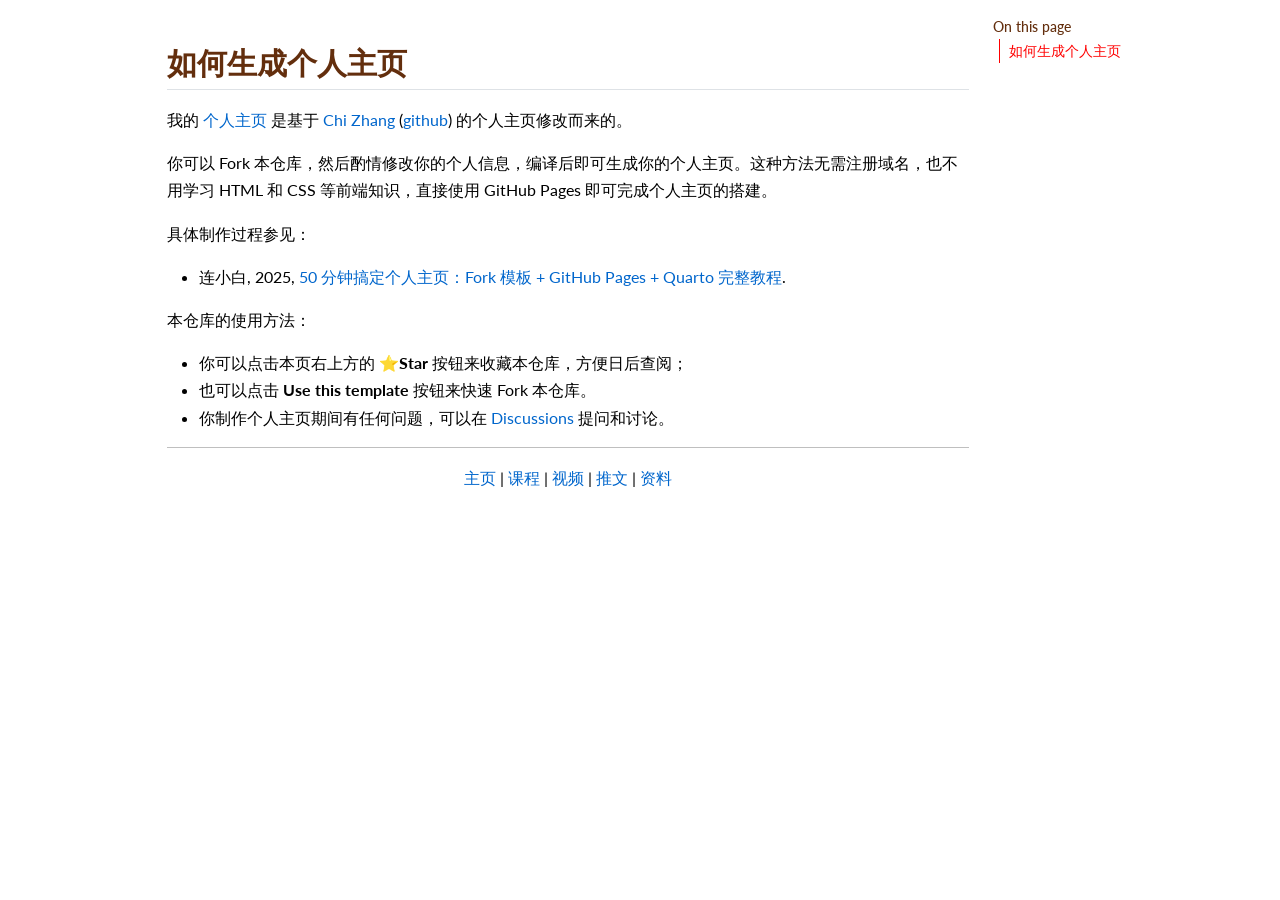
<file: docs/readme.html>
<!DOCTYPE html>
<html xmlns="http://www.w3.org/1999/xhtml" lang="en" xml:lang="en"><head>

<meta charset="utf-8">
<meta name="generator" content="quarto-1.8.25">

<meta name="viewport" content="width=device-width, initial-scale=1.0, user-scalable=yes">


<title>readme – Yinuo Sun</title>
<style>
code{white-space: pre-wrap;}
span.smallcaps{font-variant: small-caps;}
div.columns{display: flex; gap: min(4vw, 1.5em);}
div.column{flex: auto; overflow-x: auto;}
div.hanging-indent{margin-left: 1.5em; text-indent: -1.5em;}
ul.task-list{list-style: none;}
ul.task-list li input[type="checkbox"] {
  width: 0.8em;
  margin: 0 0.8em 0.2em -1em; /* quarto-specific, see https://github.com/quarto-dev/quarto-cli/issues/4556 */ 
  vertical-align: middle;
}
</style>


<script src="site_libs/quarto-nav/quarto-nav.js"></script>
<script src="site_libs/clipboard/clipboard.min.js"></script>
<script src="site_libs/quarto-search/autocomplete.umd.js"></script>
<script src="site_libs/quarto-search/fuse.min.js"></script>
<script src="site_libs/quarto-search/quarto-search.js"></script>
<meta name="quarto:offset" content="./">
<script src="site_libs/quarto-html/quarto.js" type="module"></script>
<script src="site_libs/quarto-html/tabsets/tabsets.js" type="module"></script>
<script src="site_libs/quarto-html/axe/axe-check.js" type="module"></script>
<script src="site_libs/quarto-html/popper.min.js"></script>
<script src="site_libs/quarto-html/tippy.umd.min.js"></script>
<script src="site_libs/quarto-html/anchor.min.js"></script>
<link href="site_libs/quarto-html/tippy.css" rel="stylesheet">
<link href="site_libs/quarto-html/quarto-syntax-highlighting-919c7ec90743d9b1e9761dff04b41dfc.css" rel="stylesheet" id="quarto-text-highlighting-styles">
<script src="site_libs/bootstrap/bootstrap.min.js"></script>
<link href="site_libs/bootstrap/bootstrap-icons.css" rel="stylesheet">
<link href="site_libs/bootstrap/bootstrap-514b4b19e9d24a72632852b29f151577.min.css" rel="stylesheet" append-hash="true" id="quarto-bootstrap" data-mode="light">
<script id="quarto-search-options" type="application/json">{
  "location": "sidebar",
  "copy-button": false,
  "collapse-after": 3,
  "panel-placement": "start",
  "type": "textbox",
  "limit": 50,
  "keyboard-shortcut": [
    "f",
    "/",
    "s"
  ],
  "show-item-context": false,
  "language": {
    "search-no-results-text": "No results",
    "search-matching-documents-text": "matching documents",
    "search-copy-link-title": "Copy link to search",
    "search-hide-matches-text": "Hide additional matches",
    "search-more-match-text": "more match in this document",
    "search-more-matches-text": "more matches in this document",
    "search-clear-button-title": "Clear",
    "search-text-placeholder": "",
    "search-detached-cancel-button-title": "Cancel",
    "search-submit-button-title": "Submit",
    "search-label": "Search"
  }
}</script>


</head>

<body class="quarto-light">

<div id="quarto-search-results"></div>
<!-- content -->
<div id="quarto-content" class="quarto-container page-columns page-rows-contents page-layout-article">
<!-- sidebar -->
<!-- margin-sidebar -->
    <div id="quarto-margin-sidebar" class="sidebar margin-sidebar">
        <nav id="TOC" role="doc-toc" class="toc-active">
    <h2 id="toc-title">On this page</h2>
   
  <ul>
  <li><a href="#如何生成个人主页" id="toc-如何生成个人主页" class="nav-link active" data-scroll-target="#如何生成个人主页">如何生成个人主页</a></li>
  </ul>
</nav>
    </div>
<!-- main -->
<main class="content" id="quarto-document-content"><header id="title-block-header" class="quarto-title-block"></header>




<section id="如何生成个人主页" class="level2">
<h2 class="anchored" data-anchor-id="如何生成个人主页">如何生成个人主页</h2>
<p>我的 <a href="https://lianxhcn.github.io/">个人主页</a> 是基于 <a href="https://chizapoth.github.io/">Chi Zhang</a> (<a href="https://github.com/chizapoth/chizapoth.github.io">github</a>) 的个人主页修改而来的。</p>
<p>你可以 Fork 本仓库，然后酌情修改你的个人信息，编译后即可生成你的个人主页。这种方法无需注册域名，也不用学习 HTML 和 CSS 等前端知识，直接使用 GitHub Pages 即可完成个人主页的搭建。</p>
<p>具体制作过程参见：</p>
<ul>
<li>连小白, 2025, <a href="https://www.lianxh.cn/details/1644.html">50 分钟搞定个人主页：Fork 模板 + GitHub Pages + Quarto 完整教程</a>.</li>
</ul>
<p>本仓库的使用方法：</p>
<ul>
<li>你可以点击本页右上方的 ⭐<strong>Star</strong> 按钮来收藏本仓库，方便日后查阅；</li>
<li>也可以点击 <strong>Use this template</strong> 按钮来快速 Fork 本仓库。</li>
<li>你制作个人主页期间有任何问题，可以在 <a href="https://github.com/lianyujun/lianyujun.github.io/discussions">Discussions</a> 提问和讨论。</li>
</ul>
<hr>
<center>
<p><a href="https://www.lianxh.cn/">主页</a>&nbsp;|&nbsp;<a href="https://www.lianxh.cn/details/17.html">课程</a>&nbsp;|&nbsp;<a href="https://lianxh-class.cn/">视频</a>&nbsp;|&nbsp;<a href="https://www.lianxh.cn/blogs/all.html">推文</a>&nbsp;|&nbsp;<a href="https://www.lianxh.cn/share.html">资料</a></p>
</center>


</section>

</main> <!-- /main -->
<script id="quarto-html-after-body" type="application/javascript">
  window.document.addEventListener("DOMContentLoaded", function (event) {
    const icon = "";
    const anchorJS = new window.AnchorJS();
    anchorJS.options = {
      placement: 'right',
      icon: icon
    };
    anchorJS.add('.anchored');
    const isCodeAnnotation = (el) => {
      for (const clz of el.classList) {
        if (clz.startsWith('code-annotation-')) {                     
          return true;
        }
      }
      return false;
    }
    const onCopySuccess = function(e) {
      // button target
      const button = e.trigger;
      // don't keep focus
      button.blur();
      // flash "checked"
      button.classList.add('code-copy-button-checked');
      var currentTitle = button.getAttribute("title");
      button.setAttribute("title", "Copied!");
      let tooltip;
      if (window.bootstrap) {
        button.setAttribute("data-bs-toggle", "tooltip");
        button.setAttribute("data-bs-placement", "left");
        button.setAttribute("data-bs-title", "Copied!");
        tooltip = new bootstrap.Tooltip(button, 
          { trigger: "manual", 
            customClass: "code-copy-button-tooltip",
            offset: [0, -8]});
        tooltip.show();    
      }
      setTimeout(function() {
        if (tooltip) {
          tooltip.hide();
          button.removeAttribute("data-bs-title");
          button.removeAttribute("data-bs-toggle");
          button.removeAttribute("data-bs-placement");
        }
        button.setAttribute("title", currentTitle);
        button.classList.remove('code-copy-button-checked');
      }, 1000);
      // clear code selection
      e.clearSelection();
    }
    const getTextToCopy = function(trigger) {
      const outerScaffold = trigger.parentElement.cloneNode(true);
      const codeEl = outerScaffold.querySelector('code');
      for (const childEl of codeEl.children) {
        if (isCodeAnnotation(childEl)) {
          childEl.remove();
        }
      }
      return codeEl.innerText;
    }
    const clipboard = new window.ClipboardJS('.code-copy-button:not([data-in-quarto-modal])', {
      text: getTextToCopy
    });
    clipboard.on('success', onCopySuccess);
    if (window.document.getElementById('quarto-embedded-source-code-modal')) {
      const clipboardModal = new window.ClipboardJS('.code-copy-button[data-in-quarto-modal]', {
        text: getTextToCopy,
        container: window.document.getElementById('quarto-embedded-source-code-modal')
      });
      clipboardModal.on('success', onCopySuccess);
    }
      var localhostRegex = new RegExp(/^(?:http|https):\/\/localhost\:?[0-9]*\//);
      var mailtoRegex = new RegExp(/^mailto:/);
        var filterRegex = new RegExp("https:\/\/sunyinuo\.github\.io");
      var isInternal = (href) => {
          return filterRegex.test(href) || localhostRegex.test(href) || mailtoRegex.test(href);
      }
      // Inspect non-navigation links and adorn them if external
     var links = window.document.querySelectorAll('a[href]:not(.nav-link):not(.navbar-brand):not(.toc-action):not(.sidebar-link):not(.sidebar-item-toggle):not(.pagination-link):not(.no-external):not([aria-hidden]):not(.dropdown-item):not(.quarto-navigation-tool):not(.about-link)');
      for (var i=0; i<links.length; i++) {
        const link = links[i];
        if (!isInternal(link.href)) {
          // undo the damage that might have been done by quarto-nav.js in the case of
          // links that we want to consider external
          if (link.dataset.originalHref !== undefined) {
            link.href = link.dataset.originalHref;
          }
        }
      }
    function tippyHover(el, contentFn, onTriggerFn, onUntriggerFn) {
      const config = {
        allowHTML: true,
        maxWidth: 500,
        delay: 100,
        arrow: false,
        appendTo: function(el) {
            return el.parentElement;
        },
        interactive: true,
        interactiveBorder: 10,
        theme: 'quarto',
        placement: 'bottom-start',
      };
      if (contentFn) {
        config.content = contentFn;
      }
      if (onTriggerFn) {
        config.onTrigger = onTriggerFn;
      }
      if (onUntriggerFn) {
        config.onUntrigger = onUntriggerFn;
      }
      window.tippy(el, config); 
    }
    const noterefs = window.document.querySelectorAll('a[role="doc-noteref"]');
    for (var i=0; i<noterefs.length; i++) {
      const ref = noterefs[i];
      tippyHover(ref, function() {
        // use id or data attribute instead here
        let href = ref.getAttribute('data-footnote-href') || ref.getAttribute('href');
        try { href = new URL(href).hash; } catch {}
        const id = href.replace(/^#\/?/, "");
        const note = window.document.getElementById(id);
        if (note) {
          return note.innerHTML;
        } else {
          return "";
        }
      });
    }
    const xrefs = window.document.querySelectorAll('a.quarto-xref');
    const processXRef = (id, note) => {
      // Strip column container classes
      const stripColumnClz = (el) => {
        el.classList.remove("page-full", "page-columns");
        if (el.children) {
          for (const child of el.children) {
            stripColumnClz(child);
          }
        }
      }
      stripColumnClz(note)
      if (id === null || id.startsWith('sec-')) {
        // Special case sections, only their first couple elements
        const container = document.createElement("div");
        if (note.children && note.children.length > 2) {
          container.appendChild(note.children[0].cloneNode(true));
          for (let i = 1; i < note.children.length; i++) {
            const child = note.children[i];
            if (child.tagName === "P" && child.innerText === "") {
              continue;
            } else {
              container.appendChild(child.cloneNode(true));
              break;
            }
          }
          if (window.Quarto?.typesetMath) {
            window.Quarto.typesetMath(container);
          }
          return container.innerHTML
        } else {
          if (window.Quarto?.typesetMath) {
            window.Quarto.typesetMath(note);
          }
          return note.innerHTML;
        }
      } else {
        // Remove any anchor links if they are present
        const anchorLink = note.querySelector('a.anchorjs-link');
        if (anchorLink) {
          anchorLink.remove();
        }
        if (window.Quarto?.typesetMath) {
          window.Quarto.typesetMath(note);
        }
        if (note.classList.contains("callout")) {
          return note.outerHTML;
        } else {
          return note.innerHTML;
        }
      }
    }
    for (var i=0; i<xrefs.length; i++) {
      const xref = xrefs[i];
      tippyHover(xref, undefined, function(instance) {
        instance.disable();
        let url = xref.getAttribute('href');
        let hash = undefined; 
        if (url.startsWith('#')) {
          hash = url;
        } else {
          try { hash = new URL(url).hash; } catch {}
        }
        if (hash) {
          const id = hash.replace(/^#\/?/, "");
          const note = window.document.getElementById(id);
          if (note !== null) {
            try {
              const html = processXRef(id, note.cloneNode(true));
              instance.setContent(html);
            } finally {
              instance.enable();
              instance.show();
            }
          } else {
            // See if we can fetch this
            fetch(url.split('#')[0])
            .then(res => res.text())
            .then(html => {
              const parser = new DOMParser();
              const htmlDoc = parser.parseFromString(html, "text/html");
              const note = htmlDoc.getElementById(id);
              if (note !== null) {
                const html = processXRef(id, note);
                instance.setContent(html);
              } 
            }).finally(() => {
              instance.enable();
              instance.show();
            });
          }
        } else {
          // See if we can fetch a full url (with no hash to target)
          // This is a special case and we should probably do some content thinning / targeting
          fetch(url)
          .then(res => res.text())
          .then(html => {
            const parser = new DOMParser();
            const htmlDoc = parser.parseFromString(html, "text/html");
            const note = htmlDoc.querySelector('main.content');
            if (note !== null) {
              // This should only happen for chapter cross references
              // (since there is no id in the URL)
              // remove the first header
              if (note.children.length > 0 && note.children[0].tagName === "HEADER") {
                note.children[0].remove();
              }
              const html = processXRef(null, note);
              instance.setContent(html);
            } 
          }).finally(() => {
            instance.enable();
            instance.show();
          });
        }
      }, function(instance) {
      });
    }
        let selectedAnnoteEl;
        const selectorForAnnotation = ( cell, annotation) => {
          let cellAttr = 'data-code-cell="' + cell + '"';
          let lineAttr = 'data-code-annotation="' +  annotation + '"';
          const selector = 'span[' + cellAttr + '][' + lineAttr + ']';
          return selector;
        }
        const selectCodeLines = (annoteEl) => {
          const doc = window.document;
          const targetCell = annoteEl.getAttribute("data-target-cell");
          const targetAnnotation = annoteEl.getAttribute("data-target-annotation");
          const annoteSpan = window.document.querySelector(selectorForAnnotation(targetCell, targetAnnotation));
          const lines = annoteSpan.getAttribute("data-code-lines").split(",");
          const lineIds = lines.map((line) => {
            return targetCell + "-" + line;
          })
          let top = null;
          let height = null;
          let parent = null;
          if (lineIds.length > 0) {
              //compute the position of the single el (top and bottom and make a div)
              const el = window.document.getElementById(lineIds[0]);
              top = el.offsetTop;
              height = el.offsetHeight;
              parent = el.parentElement.parentElement;
            if (lineIds.length > 1) {
              const lastEl = window.document.getElementById(lineIds[lineIds.length - 1]);
              const bottom = lastEl.offsetTop + lastEl.offsetHeight;
              height = bottom - top;
            }
            if (top !== null && height !== null && parent !== null) {
              // cook up a div (if necessary) and position it 
              let div = window.document.getElementById("code-annotation-line-highlight");
              if (div === null) {
                div = window.document.createElement("div");
                div.setAttribute("id", "code-annotation-line-highlight");
                div.style.position = 'absolute';
                parent.appendChild(div);
              }
              div.style.top = top - 2 + "px";
              div.style.height = height + 4 + "px";
              div.style.left = 0;
              let gutterDiv = window.document.getElementById("code-annotation-line-highlight-gutter");
              if (gutterDiv === null) {
                gutterDiv = window.document.createElement("div");
                gutterDiv.setAttribute("id", "code-annotation-line-highlight-gutter");
                gutterDiv.style.position = 'absolute';
                const codeCell = window.document.getElementById(targetCell);
                const gutter = codeCell.querySelector('.code-annotation-gutter');
                gutter.appendChild(gutterDiv);
              }
              gutterDiv.style.top = top - 2 + "px";
              gutterDiv.style.height = height + 4 + "px";
            }
            selectedAnnoteEl = annoteEl;
          }
        };
        const unselectCodeLines = () => {
          const elementsIds = ["code-annotation-line-highlight", "code-annotation-line-highlight-gutter"];
          elementsIds.forEach((elId) => {
            const div = window.document.getElementById(elId);
            if (div) {
              div.remove();
            }
          });
          selectedAnnoteEl = undefined;
        };
          // Handle positioning of the toggle
      window.addEventListener(
        "resize",
        throttle(() => {
          elRect = undefined;
          if (selectedAnnoteEl) {
            selectCodeLines(selectedAnnoteEl);
          }
        }, 10)
      );
      function throttle(fn, ms) {
      let throttle = false;
      let timer;
        return (...args) => {
          if(!throttle) { // first call gets through
              fn.apply(this, args);
              throttle = true;
          } else { // all the others get throttled
              if(timer) clearTimeout(timer); // cancel #2
              timer = setTimeout(() => {
                fn.apply(this, args);
                timer = throttle = false;
              }, ms);
          }
        };
      }
        // Attach click handler to the DT
        const annoteDls = window.document.querySelectorAll('dt[data-target-cell]');
        for (const annoteDlNode of annoteDls) {
          annoteDlNode.addEventListener('click', (event) => {
            const clickedEl = event.target;
            if (clickedEl !== selectedAnnoteEl) {
              unselectCodeLines();
              const activeEl = window.document.querySelector('dt[data-target-cell].code-annotation-active');
              if (activeEl) {
                activeEl.classList.remove('code-annotation-active');
              }
              selectCodeLines(clickedEl);
              clickedEl.classList.add('code-annotation-active');
            } else {
              // Unselect the line
              unselectCodeLines();
              clickedEl.classList.remove('code-annotation-active');
            }
          });
        }
    const findCites = (el) => {
      const parentEl = el.parentElement;
      if (parentEl) {
        const cites = parentEl.dataset.cites;
        if (cites) {
          return {
            el,
            cites: cites.split(' ')
          };
        } else {
          return findCites(el.parentElement)
        }
      } else {
        return undefined;
      }
    };
    var bibliorefs = window.document.querySelectorAll('a[role="doc-biblioref"]');
    for (var i=0; i<bibliorefs.length; i++) {
      const ref = bibliorefs[i];
      const citeInfo = findCites(ref);
      if (citeInfo) {
        tippyHover(citeInfo.el, function() {
          var popup = window.document.createElement('div');
          citeInfo.cites.forEach(function(cite) {
            var citeDiv = window.document.createElement('div');
            citeDiv.classList.add('hanging-indent');
            citeDiv.classList.add('csl-entry');
            var biblioDiv = window.document.getElementById('ref-' + cite);
            if (biblioDiv) {
              citeDiv.innerHTML = biblioDiv.innerHTML;
            }
            popup.appendChild(citeDiv);
          });
          return popup.innerHTML;
        });
      }
    }
  });
  </script>
</div> <!-- /content -->




</body></html>
</file>
<file: docs/site_libs/quarto-html/tippy.css>
.tippy-box[data-animation=fade][data-state=hidden]{opacity:0}[data-tippy-root]{max-width:calc(100vw - 10px)}.tippy-box{position:relative;background-color:#333;color:#fff;border-radius:4px;font-size:14px;line-height:1.4;white-space:normal;outline:0;transition-property:transform,visibility,opacity}.tippy-box[data-placement^=top]>.tippy-arrow{bottom:0}.tippy-box[data-placement^=top]>.tippy-arrow:before{bottom:-7px;left:0;border-width:8px 8px 0;border-top-color:initial;transform-origin:center top}.tippy-box[data-placement^=bottom]>.tippy-arrow{top:0}.tippy-box[data-placement^=bottom]>.tippy-arrow:before{top:-7px;left:0;border-width:0 8px 8px;border-bottom-color:initial;transform-origin:center bottom}.tippy-box[data-placement^=left]>.tippy-arrow{right:0}.tippy-box[data-placement^=left]>.tippy-arrow:before{border-width:8px 0 8px 8px;border-left-color:initial;right:-7px;transform-origin:center left}.tippy-box[data-placement^=right]>.tippy-arrow{left:0}.tippy-box[data-placement^=right]>.tippy-arrow:before{left:-7px;border-width:8px 8px 8px 0;border-right-color:initial;transform-origin:center right}.tippy-box[data-inertia][data-state=visible]{transition-timing-function:cubic-bezier(.54,1.5,.38,1.11)}.tippy-arrow{width:16px;height:16px;color:#333}.tippy-arrow:before{content:"";position:absolute;border-color:transparent;border-style:solid}.tippy-content{position:relative;padding:5px 9px;z-index:1}
</file>
<file: docs/site_libs/quarto-html/quarto-syntax-highlighting-919c7ec90743d9b1e9761dff04b41dfc.css>
/* quarto syntax highlight colors */
:root {
  --quarto-hl-ot-color: #003B4F;
  --quarto-hl-at-color: #657422;
  --quarto-hl-ss-color: #20794D;
  --quarto-hl-an-color: #5E5E5E;
  --quarto-hl-fu-color: #4758AB;
  --quarto-hl-st-color: #20794D;
  --quarto-hl-cf-color: #003B4F;
  --quarto-hl-op-color: #5E5E5E;
  --quarto-hl-er-color: #AD0000;
  --quarto-hl-bn-color: #AD0000;
  --quarto-hl-al-color: #AD0000;
  --quarto-hl-va-color: #111111;
  --quarto-hl-bu-color: inherit;
  --quarto-hl-ex-color: inherit;
  --quarto-hl-pp-color: #AD0000;
  --quarto-hl-in-color: #5E5E5E;
  --quarto-hl-vs-color: #20794D;
  --quarto-hl-wa-color: #5E5E5E;
  --quarto-hl-do-color: #5E5E5E;
  --quarto-hl-im-color: #00769E;
  --quarto-hl-ch-color: #20794D;
  --quarto-hl-dt-color: #AD0000;
  --quarto-hl-fl-color: #AD0000;
  --quarto-hl-co-color: #5E5E5E;
  --quarto-hl-cv-color: #5E5E5E;
  --quarto-hl-cn-color: #8f5902;
  --quarto-hl-sc-color: #5E5E5E;
  --quarto-hl-dv-color: #AD0000;
  --quarto-hl-kw-color: #003B4F;
}

/* other quarto variables */
:root {
  --quarto-font-monospace: "Source Code Pro", monospace;
}

/* syntax highlight based on Pandoc's rules */
pre > code.sourceCode > span {
  color: #003B4F;
}

code.sourceCode > span {
  color: #003B4F;
}

div.sourceCode,
div.sourceCode pre.sourceCode {
  color: #003B4F;
}

/* Normal */
code span {
  color: #003B4F;
}

/* Alert */
code span.al {
  color: #AD0000;
  font-style: inherit;
}

/* Annotation */
code span.an {
  color: #5E5E5E;
  font-style: inherit;
}

/* Attribute */
code span.at {
  color: #657422;
  font-style: inherit;
}

/* BaseN */
code span.bn {
  color: #AD0000;
  font-style: inherit;
}

/* BuiltIn */
code span.bu {
  font-style: inherit;
}

/* ControlFlow */
code span.cf {
  color: #003B4F;
  font-weight: bold;
  font-style: inherit;
}

/* Char */
code span.ch {
  color: #20794D;
  font-style: inherit;
}

/* Constant */
code span.cn {
  color: #8f5902;
  font-style: inherit;
}

/* Comment */
code span.co {
  color: #5E5E5E;
  font-style: inherit;
}

/* CommentVar */
code span.cv {
  color: #5E5E5E;
  font-style: italic;
}

/* Documentation */
code span.do {
  color: #5E5E5E;
  font-style: italic;
}

/* DataType */
code span.dt {
  color: #AD0000;
  font-style: inherit;
}

/* DecVal */
code span.dv {
  color: #AD0000;
  font-style: inherit;
}

/* Error */
code span.er {
  color: #AD0000;
  font-style: inherit;
}

/* Extension */
code span.ex {
  font-style: inherit;
}

/* Float */
code span.fl {
  color: #AD0000;
  font-style: inherit;
}

/* Function */
code span.fu {
  color: #4758AB;
  font-style: inherit;
}

/* Import */
code span.im {
  color: #00769E;
  font-style: inherit;
}

/* Information */
code span.in {
  color: #5E5E5E;
  font-style: inherit;
}

/* Keyword */
code span.kw {
  color: #003B4F;
  font-weight: bold;
  font-style: inherit;
}

/* Operator */
code span.op {
  color: #5E5E5E;
  font-style: inherit;
}

/* Other */
code span.ot {
  color: #003B4F;
  font-style: inherit;
}

/* Preprocessor */
code span.pp {
  color: #AD0000;
  font-style: inherit;
}

/* SpecialChar */
code span.sc {
  color: #5E5E5E;
  font-style: inherit;
}

/* SpecialString */
code span.ss {
  color: #20794D;
  font-style: inherit;
}

/* String */
code span.st {
  color: #20794D;
  font-style: inherit;
}

/* Variable */
code span.va {
  color: #111111;
  font-style: inherit;
}

/* VerbatimString */
code span.vs {
  color: #20794D;
  font-style: inherit;
}

/* Warning */
code span.wa {
  color: #5E5E5E;
  font-style: italic;
}

.prevent-inlining {
  content: "</";
}

/*# sourceMappingURL=27f65b35bdd62a2968840eaedc7157f3.css.map */
</file>
